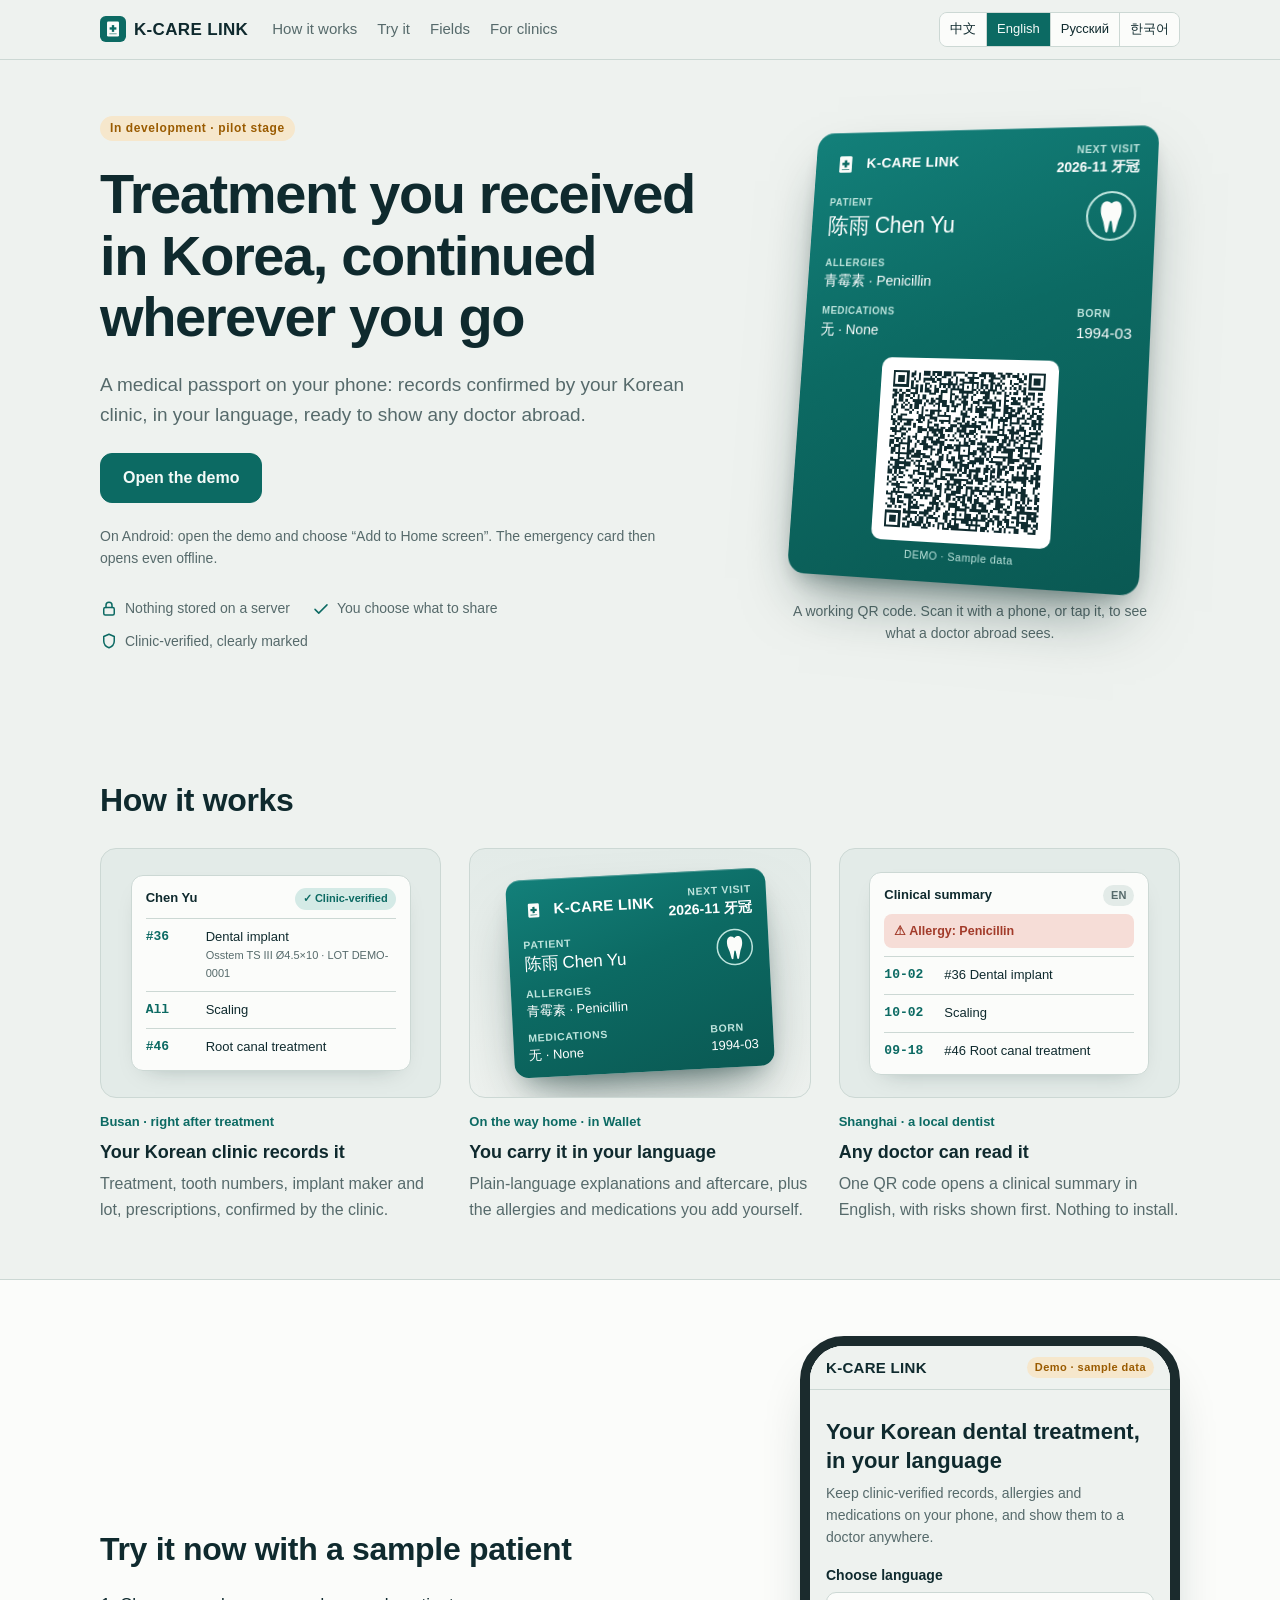
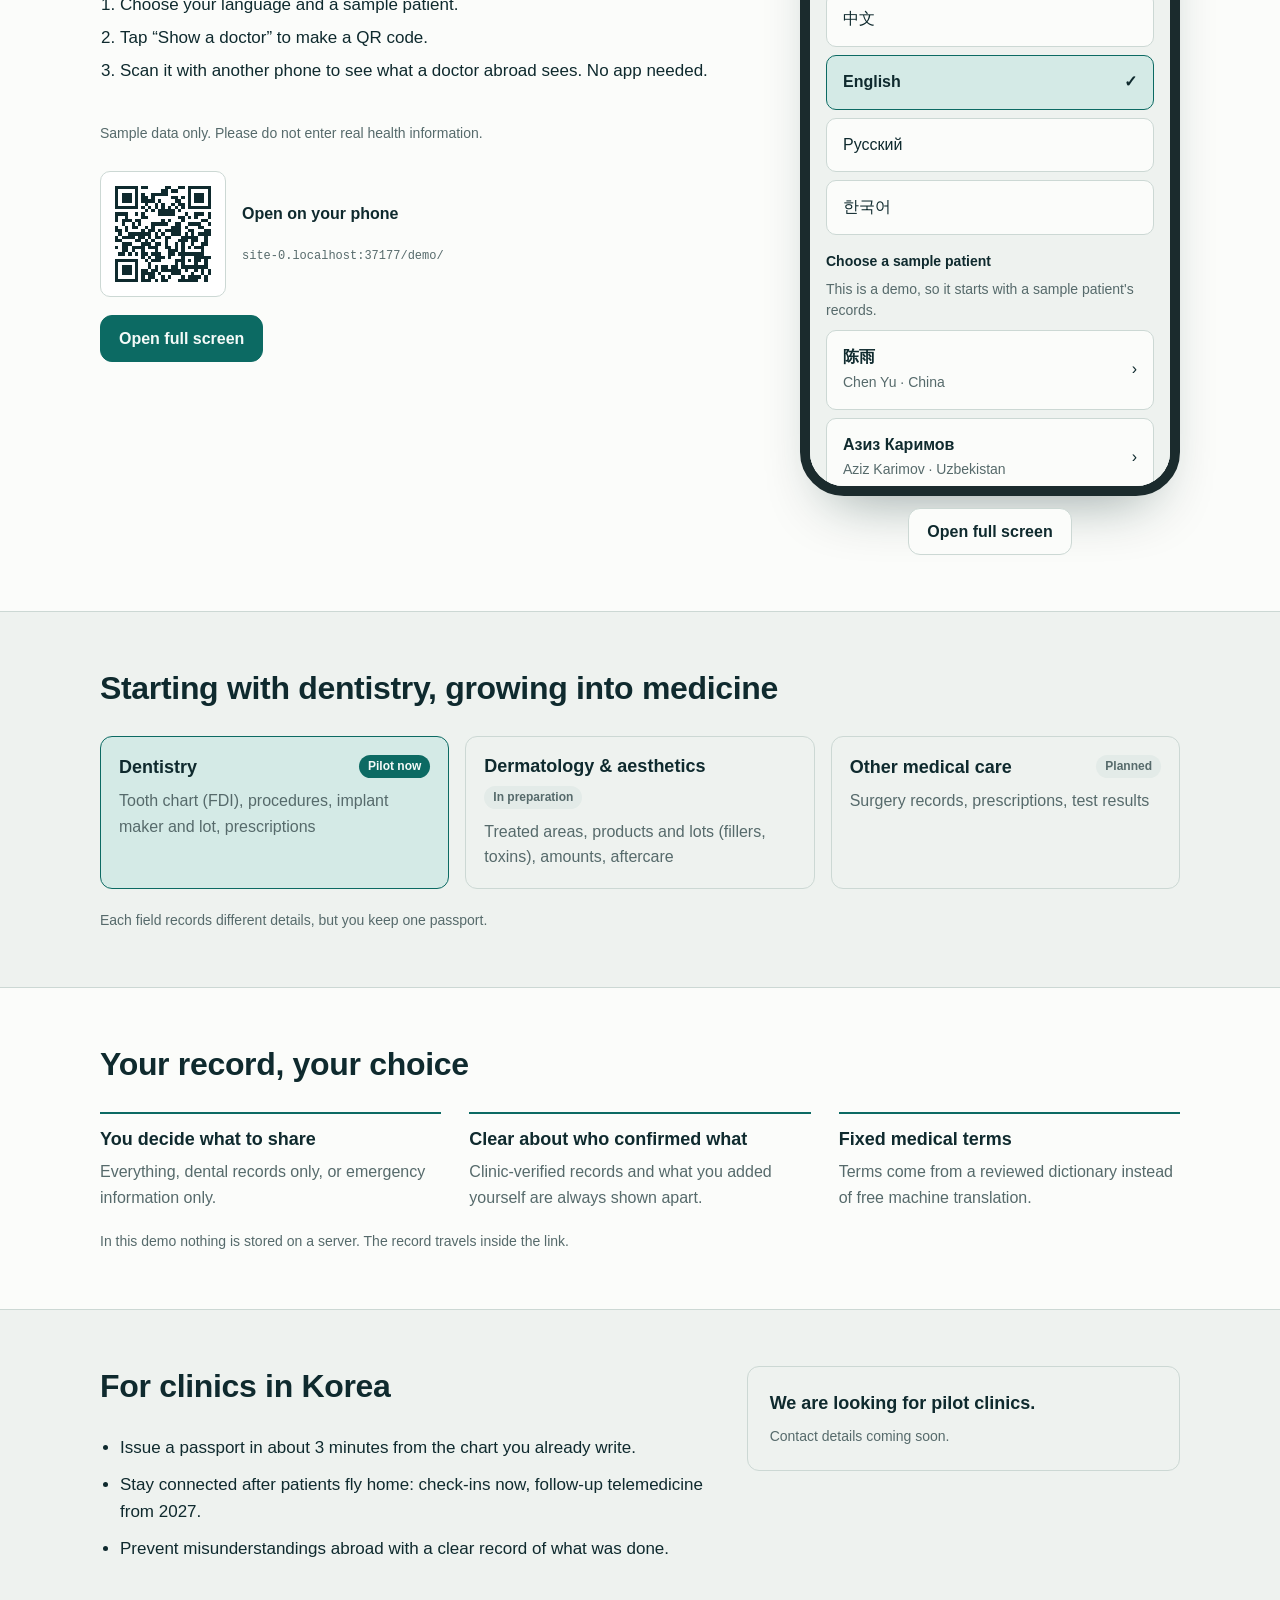
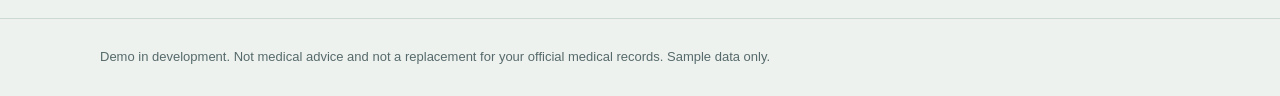
<file: index.html>
<!doctype html>
<html lang="en">
<head>
<meta charset="utf-8">
<meta name="viewport" content="width=device-width, initial-scale=1, viewport-fit=cover">
<meta name="robots" content="noindex">
<meta name="referrer" content="no-referrer">
<meta name="theme-color" content="#0C6A63">
<meta http-equiv="Content-Security-Policy" content="default-src 'self'; script-src 'self'; style-src 'self'; img-src 'self' data: blob:; frame-src 'self'; connect-src 'self'; base-uri 'none'; form-action 'none'">
<title>K-CARE LINK</title>
<meta name="description" content="A medical passport for patients treated in Korea: clinic-confirmed records in your language, in Apple Wallet, ready to show any doctor abroad.">
<meta property="og:type" content="website">
<meta property="og:title" content="K-CARE LINK">
<meta property="og:description" content="Treatment you received in Korea, continued wherever you go. A medical passport in your Wallet that any doctor abroad can read.">
<meta property="og:image" content="https://dongwook9805.github.io/care-passport-demo/home/og.png">
<meta property="og:image:width" content="1200">
<meta property="og:image:height" content="630">
<meta name="twitter:card" content="summary_large_image">
<link rel="icon" href="demo/icons/icon-192.png" type="image/png">
<link rel="apple-touch-icon" href="demo/icons/icon-192.png">
<link rel="stylesheet" href="home/home.css">
<script src="home/redirect.js"></script>
</head>
<body>
<header class="nav">
  <div class="wrap nav-in">
    <a class="brand" href="#top"><svg class="brand-mark" viewBox="0 0 100 100" aria-hidden="true"><rect width="100" height="100" rx="22" fill="#0C6A63"/><rect x="27" y="21" width="46" height="58" rx="5" fill="#FBFCFA"/><rect x="45.5" y="35" width="9" height="26" fill="#0C6A63"/><rect x="37" y="43.5" width="26" height="9" fill="#0C6A63"/><rect x="36" y="67.5" width="28" height="2.4" fill="#0C6A63"/></svg><span data-name>K-CARE LINK</span></a>
    <nav class="links" aria-label="Sections">
      <a href="#how" data-t="nav_how">How it works</a>
      <a href="#try" data-t="nav_try">Try it</a>
      <a href="#fields" data-t="nav_fields">Fields</a>
      <a href="#clinics" data-t="nav_clinics">For clinics</a>
    </nav>
    <div class="langs" id="langs" role="group" aria-label="Language"></div>
  </div>
</header>

<main id="top">
  <section class="hero">
    <div class="wrap hero-in">
      <div class="hero-text">
        <p class="stage" data-t="stage">In development · pilot stage</p>
        <h1 data-t="h1">Treatment you received in Korea, continued wherever you go</h1>
        <p class="lede" data-t="sub"></p>
        <div class="ctas">
          <a class="btn wallet" id="wallet-home" href="demo/wallet/chen.pkpass" type="application/vnd.apple.pkpass" hidden><svg viewBox="0 0 24 24" aria-hidden="true"><rect x="3" y="5" width="18" height="14" rx="3" fill="none" stroke="currentColor" stroke-width="1.8"/><path d="M3 10h18" stroke="currentColor" stroke-width="1.8"/></svg><span data-t="wallet_btn">Add a sample card to Apple Wallet</span></a>
          <a class="btn primary" href="demo/" data-t="cta_demo">Open the demo</a>
        </div>
        <p class="note" id="wallet-hint" data-t="wallet_hint" hidden></p>
        <p class="note" id="android-hint" data-t="android_hint" hidden></p>
        <ul class="badges">
          <li><svg viewBox="0 0 24 24" aria-hidden="true"><rect x="5" y="10" width="14" height="10" rx="2"/><path d="M8 10V7a4 4 0 0 1 8 0v3"/></svg><span data-t="b1"></span></li>
          <li><svg viewBox="0 0 24 24" aria-hidden="true"><path d="M4 12.5l5 5L20 6.5"/></svg><span data-t="b2"></span></li>
          <li><svg viewBox="0 0 24 24" aria-hidden="true"><path d="M12 3l7 3v6c0 4.5-3 7.5-7 9-4-1.5-7-4.5-7-9V6z"/></svg><span data-t="b3"></span></li>
        </ul>
      </div>
      <figure class="pass-stage">
        <div class="pass" id="pass"></div>
        <figcaption class="note" data-t="card_cap"></figcaption>
      </figure>
    </div>
  </section>

  <section class="band" id="how">
    <div class="wrap">
      <h2 class="h2" data-t="how_h">How it works</h2>
      <ol class="scenes">
        <li><div class="shot" id="shot1" aria-hidden="true"></div><span class="place" data-t="place1"></span><h3 data-t="s1_t"></h3><p data-t="s1_d"></p></li>
        <li><div class="shot shot-pass" id="shot2" aria-hidden="true"></div><span class="place" data-t="place2"></span><h3 data-t="s2_t"></h3><p data-t="s2_d"></p></li>
        <li><div class="shot" id="shot3" aria-hidden="true"></div><span class="place" data-t="place3"></span><h3 data-t="s3_t"></h3><p data-t="s3_d"></p></li>
      </ol>
    </div>
  </section>

  <section class="band alt" id="try">
    <div class="wrap try-in">
      <div class="try-text">
        <h2 class="h2" data-t="try_h">Try it now with a sample patient</h2>
        <ol class="try-steps">
          <li data-t="try_1"></li>
          <li data-t="try_2"></li>
          <li data-t="try_3"></li>
        </ol>
        <p class="note" data-t="try_note"></p>
        <div class="phone-qr" id="phone-qr">
          <div class="qr" id="qr" aria-hidden="true"></div>
          <div>
            <b data-t="open_phone">Open on your phone</b>
            <p class="note mono" id="demo-url"></p>
          </div>
        </div>
        <a class="btn primary mobile-only" href="demo/" data-t="open_full">Open full screen</a>
      </div>
      <div class="device">
        <div class="phone">
          <iframe id="demo-frame" title="Demo" allow="clipboard-write; web-share"></iframe>
        </div>
        <a class="btn" id="open-full" href="demo/" data-t="open_full">Open full screen</a>
      </div>
    </div>
  </section>

  <section class="band" id="fields">
    <div class="wrap">
      <h2 class="h2" data-t="fields_h">Starting with dentistry, growing into medicine</h2>
      <div class="fields">
        <article class="field now"><div class="fh"><h3 data-t="f_dental"></h3><span class="pill now" data-t="f_dental_s"></span></div><p data-t="f_dental_d"></p></article>
        <article class="field"><div class="fh"><h3 data-t="f_aes"></h3><span class="pill" data-t="f_aes_s"></span></div><p data-t="f_aes_d"></p></article>
        <article class="field"><div class="fh"><h3 data-t="f_med"></h3><span class="pill" data-t="f_med_s"></span></div><p data-t="f_med_d"></p></article>
      </div>
      <p class="note" data-t="fields_note"></p>
    </div>
  </section>

  <section class="band alt" id="data">
    <div class="wrap">
      <h2 class="h2" data-t="data_h">Your record, your choice</h2>
      <ul class="principles">
        <li><h3 data-t="d1_t"></h3><p data-t="d1_d"></p></li>
        <li><h3 data-t="d2_t"></h3><p data-t="d2_d"></p></li>
        <li><h3 data-t="d3_t"></h3><p data-t="d3_d"></p></li>
      </ul>
      <p class="note" data-t="d_demo"></p>
    </div>
  </section>

  <section class="band" id="clinics">
    <div class="wrap two">
      <div>
        <h2 class="h2" data-t="clinics_h">For clinics in Korea</h2>
        <ul class="checks">
          <li data-t="c1"></li>
          <li data-t="c2"></li>
          <li data-t="c3"></li>
        </ul>
      </div>
      <div class="cta">
        <p class="cta-t" data-t="clinics_cta"></p>
        <p class="note" id="contact"></p>
      </div>
    </div>
  </section>

</main>

<footer class="foot">
  <div class="wrap"><p data-t="foot"></p></div>
</footer>

<script src="demo/js/vendor/qrcode.js"></script>
<script type="module" src="home/home.js"></script>
</body>
</html>
</file>
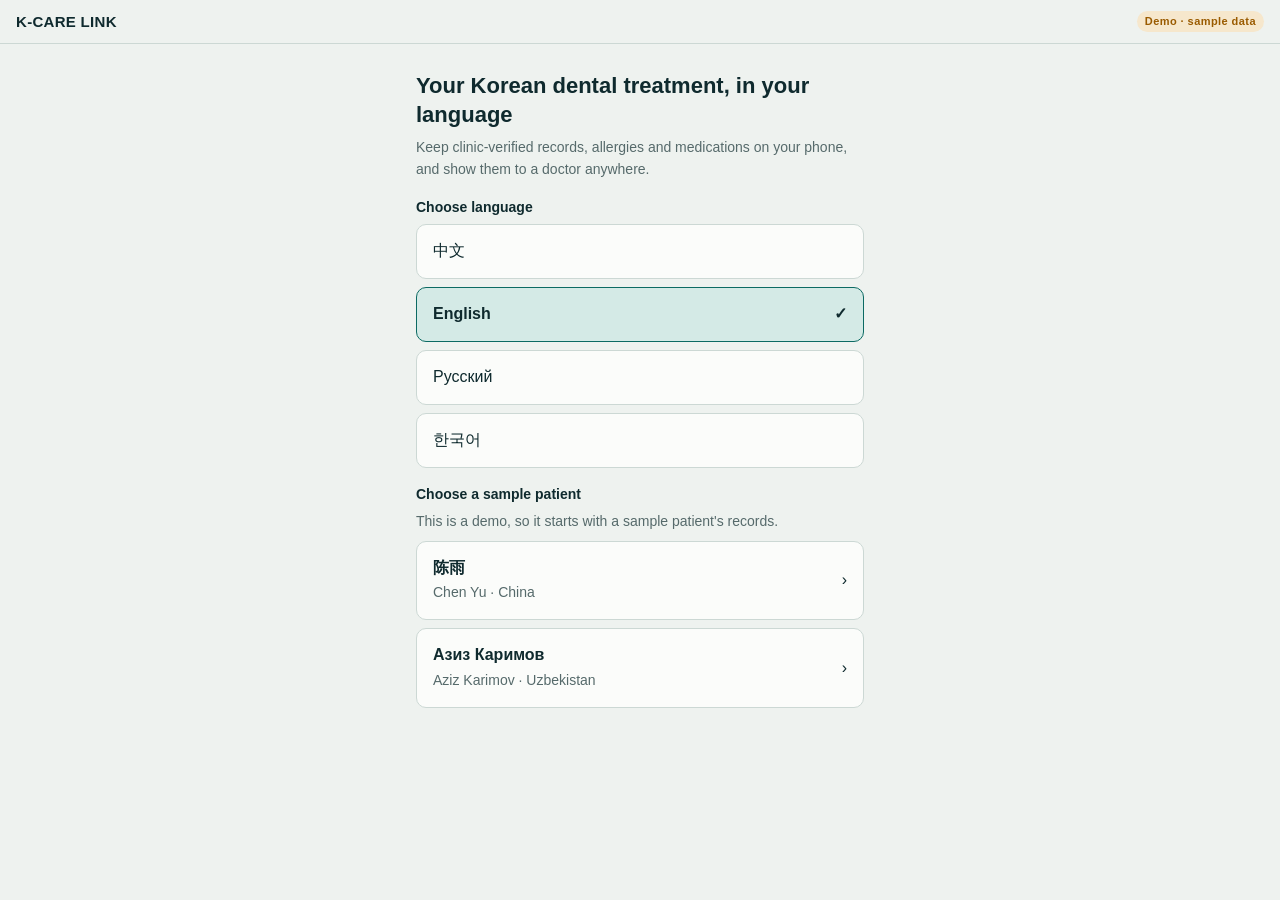
<file: demo/index.html>
<!doctype html>
<html lang="en">
<head>
<meta charset="utf-8">
<meta name="viewport" content="width=device-width, initial-scale=1, viewport-fit=cover">
<meta name="robots" content="noindex">
<meta name="referrer" content="no-referrer">
<meta name="theme-color" content="#0C6A63">
<meta http-equiv="Content-Security-Policy" content="default-src 'self'; script-src 'self'; style-src 'self'; img-src 'self' data: blob:; connect-src 'self'; base-uri 'none'; form-action 'none'">
<title>K-CARE LINK</title>
<link rel="manifest" href="manifest.webmanifest">
<link rel="icon" href="icons/icon-192.png" type="image/png">
<link rel="apple-touch-icon" href="icons/icon-192.png">
<link rel="stylesheet" href="css/app.css">
</head>
<body>
<header class="top">
  <span class="brand" id="brand">K-CARE LINK</span>
  <span class="demo" id="demo">Demo · sample data</span>
</header>
<main id="app" class="app" aria-live="polite"></main>
<div class="toast" id="toast" role="status" hidden></div>
<noscript><p class="app">This demo needs JavaScript.</p></noscript>
<script src="js/vendor/qrcode.js"></script>
<script type="module" src="js/app.js"></script>
</body>
</html>
</file>
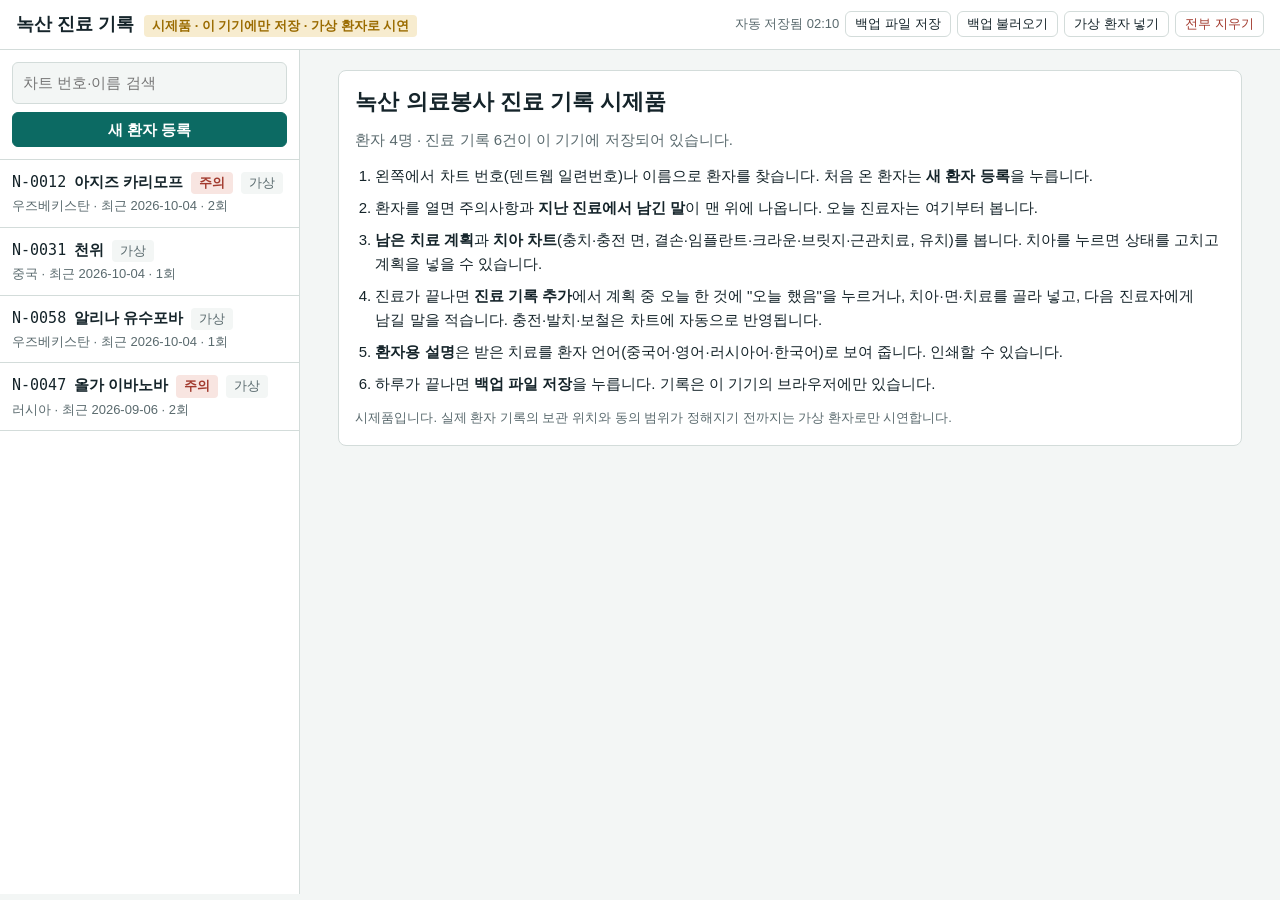
<file: noksan/index.html>
<!doctype html>
<html lang="ko">
<head>
<meta charset="utf-8">
<meta name="viewport" content="width=device-width, initial-scale=1">
<meta name="robots" content="noindex">
<title>녹산 진료 기록</title>
<style>
/* Layout: patient list on the left, one patient's chart on the right; stacks on narrow screens.
   System fonts only so it works offline on old clinic PCs. */
:root {
  --bg: #F3F6F5; --surface: #FFFFFF; --fg: #15242A; --muted: #5A6A6E; --line: #D3DCDA;
  --accent: #0C6A63; --accent-soft: #E0EFEB; --on-accent: #FFFFFF;
  --danger: #A23A2E; --danger-soft: #F8E5E1; --warn: #9A6B00; --warn-soft: #F7ECCF;
  --fill: #2F6FB0; --fill-soft: #E2ECF7;
  --sans: 'Apple SD Gothic Neo', 'Malgun Gothic', 'Noto Sans KR', 'Segoe UI', sans-serif;
  --mono: ui-monospace, Menlo, Consolas, monospace;
}
@media (prefers-color-scheme: dark) {
  :root {
    --bg: #0F181B; --surface: #172428; --fg: #E4EDEB; --muted: #9AAEAD; --line: #2C3E43;
    --accent: #5CC4B6; --accent-soft: #163631; --on-accent: #0F181B;
    --danger: #F0A396; --danger-soft: #3C2220; --warn: #E5C46B; --warn-soft: #393013;
    --fill: #86B6E8; --fill-soft: #1B2C3F;
    color-scheme: dark;
  }
}
* { box-sizing: border-box; }
html, body { margin: 0; }
body { background: var(--bg); color: var(--fg); font-family: var(--sans); font-size: 15px; line-height: 1.6; word-break: keep-all; overflow-wrap: anywhere; }
h1, h2, h3, p { margin: 0; }
h2 { font-size: 22px; line-height: 1.35; }
h3 { font-size: 15px; font-weight: 700; }
button, input, select, textarea { font: inherit; color: inherit; }
button { cursor: pointer; }
:focus-visible { outline: 2px solid var(--accent); outline-offset: 2px; }
.mono { font-family: var(--mono); }
.muted { color: var(--muted); }
.small { font-size: 13px; }

.top { display: flex; flex-wrap: wrap; gap: 8px 16px; align-items: center; justify-content: space-between; padding: 10px 16px; background: var(--surface); border-bottom: 1px solid var(--line); }
.brand { display: flex; flex-wrap: wrap; gap: 4px 10px; align-items: baseline; }
.brand h1 { font-size: 18px; }
.tools { display: flex; flex-wrap: wrap; gap: 6px; align-items: center; }
.status { font-size: 13px; color: var(--muted); }
.status.bad { color: var(--danger); font-weight: 600; }

.btn { border: 1px solid var(--line); background: var(--surface); border-radius: 6px; padding: 6px 12px; line-height: 1.4; }
.btn:hover { border-color: var(--accent); }
.btn.primary { background: var(--accent); border-color: var(--accent); color: var(--on-accent); font-weight: 600; }
.btn.danger { color: var(--danger); }
.btn.sm { padding: 3px 9px; font-size: 13px; }
.btn:disabled, a.btn[aria-disabled="true"] { opacity: .5; pointer-events: none; }
a.btn { text-decoration: none; color: inherit; display: inline-block; }
.linkbtn { border: 0; background: none; padding: 0; color: var(--accent); text-decoration: underline; }

.layout { display: grid; grid-template-columns: 300px minmax(0, 1fr); min-height: calc(100vh - 56px); }
aside { border-right: 1px solid var(--line); background: var(--surface); display: flex; flex-direction: column; min-width: 0; }
.side-head { padding: 12px; display: grid; gap: 8px; border-bottom: 1px solid var(--line); }
.side-head input { width: 100%; padding: 8px 10px; border: 1px solid var(--line); border-radius: 6px; background: var(--bg); }
.plist { list-style: none; margin: 0; padding: 0; overflow-y: auto; }
.plist button { width: 100%; text-align: left; border: 0; border-bottom: 1px solid var(--line); background: none; padding: 10px 12px; display: grid; gap: 2px; }
.plist button:hover { background: var(--bg); }
.plist button[aria-current="true"] { background: var(--accent-soft); }
.pl-top { display: flex; gap: 8px; align-items: baseline; flex-wrap: wrap; }
.pl-name { font-weight: 600; }
.empty-list { padding: 16px 12px; color: var(--muted); }

main { padding: 20px max(16px, 3vw) 48px; min-width: 0; display: grid; gap: 20px; align-content: start; }
.card { background: var(--surface); border: 1px solid var(--line); border-radius: 8px; padding: 16px; display: grid; gap: 12px; min-width: 0; }
.chip { display: inline-block; border-radius: 4px; padding: 0 8px; font-size: 13px; font-weight: 600; line-height: 1.7; background: var(--accent-soft); color: var(--accent); white-space: nowrap; }
.chip.danger { background: var(--danger-soft); color: var(--danger); }
.chip.warn { background: var(--warn-soft); color: var(--warn); }
.chip.plain { background: var(--bg); color: var(--muted); font-weight: 500; }
.chips { display: flex; flex-wrap: wrap; gap: 6px; }

.confirm { display: flex; flex-wrap: wrap; gap: 8px 12px; align-items: center; padding: 12px 14px; border-radius: 8px; background: var(--danger-soft); color: var(--danger); font-weight: 600; }
.flash { padding: 10px 14px; border-radius: 8px; background: var(--accent-soft); color: var(--accent); font-weight: 600; }
.flash.bad { background: var(--danger-soft); color: var(--danger); }

.phead { display: flex; flex-wrap: wrap; gap: 12px; justify-content: space-between; align-items: flex-start; }
.phead .who { display: grid; gap: 2px; min-width: 0; }
.actions { display: flex; flex-wrap: wrap; gap: 6px; }
.alerts { border-radius: 8px; padding: 12px 14px; display: grid; gap: 6px; }
.alerts.has { background: var(--danger-soft); }
.alerts.none { background: var(--accent-soft); }
.alerts.unknown { background: var(--warn-soft); }
.alerts .label { font-size: 13px; font-weight: 700; }
.handoff { border-left: 4px solid var(--accent); background: var(--surface); padding: 12px 14px; border-radius: 0 8px 8px 0; display: grid; gap: 4px; }
.two { display: grid; grid-template-columns: minmax(0, 1.2fr) minmax(0, 1fr); gap: 16px; }

.teeth { display: grid; gap: 6px; overflow-x: auto; padding-bottom: 4px; }
.trow { display: flex; gap: 3px; align-items: stretch; }
.trow .mid { width: 10px; border-left: 2px solid var(--line); margin-left: 6px; }
/* 치아 한 칸: 번호 / 5면 그림 / 상태 기호 */
.tc { width: 44px; flex: 0 0 auto; border: 1px solid var(--line); border-radius: 6px; background: var(--surface); padding: 3px 2px 2px; display: grid; justify-items: center; gap: 1px; }
.tc .tnum { font-family: var(--mono); font-size: 12px; line-height: 1.2; }
.tc svg { width: 32px; height: 32px; display: block; }
.tc .tbadge { font-family: var(--mono); font-size: 11px; font-weight: 700; color: var(--accent); line-height: 1.2; min-height: 13px; }
.tc.has .tnum { text-decoration: underline; font-weight: 700; }
.tc.plan { border: 2px dashed var(--warn); }
.tc.sel { background: var(--accent-soft); border: 2px solid var(--accent); }
.tc.focus { outline: 3px solid var(--fg); outline-offset: 1px; }
.sf { fill: var(--surface); stroke: var(--muted); stroke-width: 1; }
.sf.caries { fill: var(--danger); }
.sf.filling { fill: var(--fill); }
.sf.temp { fill: var(--warn); }
svg .crown { fill: none; stroke: var(--fg); stroke-width: 2; }
svg .x { stroke: var(--fg); stroke-width: 3; }
.legend { display: flex; flex-wrap: wrap; gap: 4px 14px; }
.lg { display: inline-block; width: 12px; height: 12px; border-radius: 2px; margin-right: 4px; vertical-align: -1px; }
.lg.caries { background: var(--danger); } .lg.filling { background: var(--fill); } .lg.temp { background: var(--warn); } .lg.plan { border: 2px dashed var(--warn); }
.surfs { display: flex; flex-wrap: wrap; gap: 6px; }
.surfbtn { border: 1px solid var(--line); border-radius: 6px; background: var(--surface); padding: 4px 10px; }
.surfbtn.caries { background: var(--danger-soft); color: var(--danger); border-color: var(--danger); font-weight: 600; }
.surfbtn.filling { background: var(--fill-soft); color: var(--fill); border-color: var(--fill); font-weight: 600; }
.surfbtn.temp { background: var(--warn-soft); color: var(--warn); border-color: var(--warn); font-weight: 600; }
.orient { display: flex; justify-content: space-between; font-size: 12px; color: var(--muted); max-width: 790px; }

.visits { display: grid; gap: 12px; }
.visit { display: grid; gap: 8px; }
.visit-head { display: flex; flex-wrap: wrap; gap: 4px 12px; justify-content: space-between; align-items: baseline; }
.vdate { font-family: var(--mono); font-weight: 700; font-size: 16px; }
.kv { display: grid; grid-template-columns: 96px minmax(0, 1fr); gap: 4px 12px; }
.kv dt { color: var(--muted); font-size: 13px; padding-top: 1px; }
.kv dd { margin: 0; white-space: pre-wrap; }

.form { display: grid; gap: 14px; }
.row { display: grid; grid-template-columns: repeat(auto-fit, minmax(170px, 1fr)); gap: 12px; }
.field { display: grid; gap: 4px; min-width: 0; }
.field label, .field .lbl { font-size: 13px; font-weight: 600; color: var(--muted); }
.field input, .field select, .field textarea { width: 100%; padding: 8px 10px; border: 1px solid var(--line); border-radius: 6px; background: var(--surface); }
.field textarea { min-height: 70px; resize: vertical; }
.req { color: var(--danger); }
.toggle { border: 1px solid var(--line); background: var(--surface); border-radius: 999px; padding: 3px 11px; font-size: 14px; }
.toggle[aria-pressed="true"] { background: var(--accent); border-color: var(--accent); color: var(--on-accent); font-weight: 600; }
.toggle.risk[aria-pressed="true"] { background: var(--danger); border-color: var(--danger); }
.items { display: grid; gap: 6px; }
.item { display: flex; flex-wrap: wrap; gap: 6px 10px; align-items: center; padding: 8px 10px; border: 1px solid var(--line); border-radius: 6px; }
.item .grow { flex: 1 1 160px; min-width: 0; }
.adder { display: grid; gap: 10px; padding: 12px; border: 1px dashed var(--line); border-radius: 8px; }

.guide { display: grid; gap: 8px; padding-left: 20px; margin: 0; }

.explain { max-width: 640px; background: #FFFFFF; color: #15242A; border: 1px solid var(--line); border-radius: 8px; padding: 24px; display: grid; gap: 16px; }
.explain .muted { color: #5A6A6E; }
.explain h2 { font-size: 24px; }
.ex-item { display: grid; gap: 2px; padding: 10px 0; border-top: 1px solid #D3DCDA; }
.ex-item .ko { font-size: 13px; color: #5A6A6E; }
.ex-box { background: #F8E5E1; color: #6E241B; border-radius: 6px; padding: 10px 12px; }
.ex-raw { background: #F3F6F5; border-radius: 6px; padding: 10px 12px; white-space: pre-wrap; }
.ex-foot { font-size: 12px; color: #5A6A6E; }

@media (max-width: 760px) {
  .layout { grid-template-columns: minmax(0, 1fr); }
  aside { border-right: 0; border-bottom: 1px solid var(--line); }
  .plist { max-height: 40vh; }
  .two { grid-template-columns: minmax(0, 1fr); }
}
@media print {
  .top, aside, .no-print { display: none !important; }
  .layout { display: block; }
  main { padding: 0; }
  body { background: #FFFFFF; }
  .explain { border: 0; max-width: none; }
}
</style>
</head>
<body>

<header class="top">
  <div class="brand">
    <h1>녹산 진료 기록</h1>
    <span class="chip warn">시제품 · 이 기기에만 저장 · 가상 환자로 시연</span>
  </div>
  <div class="tools">
    <span id="status" class="status"></span>
    <button class="btn sm" data-act="export">백업 파일 저장</button>
    <button class="btn sm" data-act="import">백업 불러오기</button>
    <button class="btn sm" data-act="add-samples">가상 환자 넣기</button>
    <button class="btn sm danger" data-act="ask-wipe">전부 지우기</button>
    <input id="importFile" type="file" accept="application/json,.json" hidden>
  </div>
</header>

<div class="layout">
  <aside>
    <div class="side-head">
      <input id="q" type="search" placeholder="차트 번호·이름 검색" autocomplete="off">
      <button class="btn primary" data-act="new-patient">새 환자 등록</button>
    </div>
    <ul id="plist" class="plist"></ul>
  </aside>
  <main id="main"></main>
</div>

<!-- QR 라이브러리: prototype/web/demo/js/vendor/qrcode.js 를 그대로 넣음 (Kazuhiko Arase, MIT). 인터넷 없이 QR을 그리기 위해 -->
<script>
//---------------------------------------------------------------------
//
// QR Code Generator for JavaScript
//
// Copyright (c) 2009 Kazuhiko Arase
//
// URL: http://www.d-project.com/
//
// Licensed under the MIT license:
//  http://www.opensource.org/licenses/mit-license.php
//
// The word 'QR Code' is registered trademark of
// DENSO WAVE INCORPORATED
//  http://www.denso-wave.com/qrcode/faqpatent-e.html
//
//---------------------------------------------------------------------

var qrcode = function() {

  //---------------------------------------------------------------------
  // qrcode
  //---------------------------------------------------------------------

  /**
   * qrcode
   * @param typeNumber 1 to 40
   * @param errorCorrectionLevel 'L','M','Q','H'
   */
  var qrcode = function(typeNumber, errorCorrectionLevel) {

    var PAD0 = 0xEC;
    var PAD1 = 0x11;

    var _typeNumber = typeNumber;
    var _errorCorrectionLevel = QRErrorCorrectionLevel[errorCorrectionLevel];
    var _modules = null;
    var _moduleCount = 0;
    var _dataCache = null;
    var _dataList = [];

    var _this = {};

    var makeImpl = function(test, maskPattern) {

      _moduleCount = _typeNumber * 4 + 17;
      _modules = function(moduleCount) {
        var modules = new Array(moduleCount);
        for (var row = 0; row < moduleCount; row += 1) {
          modules[row] = new Array(moduleCount);
          for (var col = 0; col < moduleCount; col += 1) {
            modules[row][col] = null;
          }
        }
        return modules;
      }(_moduleCount);

      setupPositionProbePattern(0, 0);
      setupPositionProbePattern(_moduleCount - 7, 0);
      setupPositionProbePattern(0, _moduleCount - 7);
      setupPositionAdjustPattern();
      setupTimingPattern();
      setupTypeInfo(test, maskPattern);

      if (_typeNumber >= 7) {
        setupTypeNumber(test);
      }

      if (_dataCache == null) {
        _dataCache = createData(_typeNumber, _errorCorrectionLevel, _dataList);
      }

      mapData(_dataCache, maskPattern);
    };

    var setupPositionProbePattern = function(row, col) {

      for (var r = -1; r <= 7; r += 1) {

        if (row + r <= -1 || _moduleCount <= row + r) continue;

        for (var c = -1; c <= 7; c += 1) {

          if (col + c <= -1 || _moduleCount <= col + c) continue;

          if ( (0 <= r && r <= 6 && (c == 0 || c == 6) )
              || (0 <= c && c <= 6 && (r == 0 || r == 6) )
              || (2 <= r && r <= 4 && 2 <= c && c <= 4) ) {
            _modules[row + r][col + c] = true;
          } else {
            _modules[row + r][col + c] = false;
          }
        }
      }
    };

    var getBestMaskPattern = function() {

      var minLostPoint = 0;
      var pattern = 0;

      for (var i = 0; i < 8; i += 1) {

        makeImpl(true, i);

        var lostPoint = QRUtil.getLostPoint(_this);

        if (i == 0 || minLostPoint > lostPoint) {
          minLostPoint = lostPoint;
          pattern = i;
        }
      }

      return pattern;
    };

    var setupTimingPattern = function() {

      for (var r = 8; r < _moduleCount - 8; r += 1) {
        if (_modules[r][6] != null) {
          continue;
        }
        _modules[r][6] = (r % 2 == 0);
      }

      for (var c = 8; c < _moduleCount - 8; c += 1) {
        if (_modules[6][c] != null) {
          continue;
        }
        _modules[6][c] = (c % 2 == 0);
      }
    };

    var setupPositionAdjustPattern = function() {

      var pos = QRUtil.getPatternPosition(_typeNumber);

      for (var i = 0; i < pos.length; i += 1) {

        for (var j = 0; j < pos.length; j += 1) {

          var row = pos[i];
          var col = pos[j];

          if (_modules[row][col] != null) {
            continue;
          }

          for (var r = -2; r <= 2; r += 1) {

            for (var c = -2; c <= 2; c += 1) {

              if (r == -2 || r == 2 || c == -2 || c == 2
                  || (r == 0 && c == 0) ) {
                _modules[row + r][col + c] = true;
              } else {
                _modules[row + r][col + c] = false;
              }
            }
          }
        }
      }
    };

    var setupTypeNumber = function(test) {

      var bits = QRUtil.getBCHTypeNumber(_typeNumber);

      for (var i = 0; i < 18; i += 1) {
        var mod = (!test && ( (bits >> i) & 1) == 1);
        _modules[Math.floor(i / 3)][i % 3 + _moduleCount - 8 - 3] = mod;
      }

      for (var i = 0; i < 18; i += 1) {
        var mod = (!test && ( (bits >> i) & 1) == 1);
        _modules[i % 3 + _moduleCount - 8 - 3][Math.floor(i / 3)] = mod;
      }
    };

    var setupTypeInfo = function(test, maskPattern) {

      var data = (_errorCorrectionLevel << 3) | maskPattern;
      var bits = QRUtil.getBCHTypeInfo(data);

      // vertical
      for (var i = 0; i < 15; i += 1) {

        var mod = (!test && ( (bits >> i) & 1) == 1);

        if (i < 6) {
          _modules[i][8] = mod;
        } else if (i < 8) {
          _modules[i + 1][8] = mod;
        } else {
          _modules[_moduleCount - 15 + i][8] = mod;
        }
      }

      // horizontal
      for (var i = 0; i < 15; i += 1) {

        var mod = (!test && ( (bits >> i) & 1) == 1);

        if (i < 8) {
          _modules[8][_moduleCount - i - 1] = mod;
        } else if (i < 9) {
          _modules[8][15 - i - 1 + 1] = mod;
        } else {
          _modules[8][15 - i - 1] = mod;
        }
      }

      // fixed module
      _modules[_moduleCount - 8][8] = (!test);
    };

    var mapData = function(data, maskPattern) {

      var inc = -1;
      var row = _moduleCount - 1;
      var bitIndex = 7;
      var byteIndex = 0;
      var maskFunc = QRUtil.getMaskFunction(maskPattern);

      for (var col = _moduleCount - 1; col > 0; col -= 2) {

        if (col == 6) col -= 1;

        while (true) {

          for (var c = 0; c < 2; c += 1) {

            if (_modules[row][col - c] == null) {

              var dark = false;

              if (byteIndex < data.length) {
                dark = ( ( (data[byteIndex] >>> bitIndex) & 1) == 1);
              }

              var mask = maskFunc(row, col - c);

              if (mask) {
                dark = !dark;
              }

              _modules[row][col - c] = dark;
              bitIndex -= 1;

              if (bitIndex == -1) {
                byteIndex += 1;
                bitIndex = 7;
              }
            }
          }

          row += inc;

          if (row < 0 || _moduleCount <= row) {
            row -= inc;
            inc = -inc;
            break;
          }
        }
      }
    };

    var createBytes = function(buffer, rsBlocks) {

      var offset = 0;

      var maxDcCount = 0;
      var maxEcCount = 0;

      var dcdata = new Array(rsBlocks.length);
      var ecdata = new Array(rsBlocks.length);

      for (var r = 0; r < rsBlocks.length; r += 1) {

        var dcCount = rsBlocks[r].dataCount;
        var ecCount = rsBlocks[r].totalCount - dcCount;

        maxDcCount = Math.max(maxDcCount, dcCount);
        maxEcCount = Math.max(maxEcCount, ecCount);

        dcdata[r] = new Array(dcCount);

        for (var i = 0; i < dcdata[r].length; i += 1) {
          dcdata[r][i] = 0xff & buffer.getBuffer()[i + offset];
        }
        offset += dcCount;

        var rsPoly = QRUtil.getErrorCorrectPolynomial(ecCount);
        var rawPoly = qrPolynomial(dcdata[r], rsPoly.getLength() - 1);

        var modPoly = rawPoly.mod(rsPoly);
        ecdata[r] = new Array(rsPoly.getLength() - 1);
        for (var i = 0; i < ecdata[r].length; i += 1) {
          var modIndex = i + modPoly.getLength() - ecdata[r].length;
          ecdata[r][i] = (modIndex >= 0)? modPoly.getAt(modIndex) : 0;
        }
      }

      var totalCodeCount = 0;
      for (var i = 0; i < rsBlocks.length; i += 1) {
        totalCodeCount += rsBlocks[i].totalCount;
      }

      var data = new Array(totalCodeCount);
      var index = 0;

      for (var i = 0; i < maxDcCount; i += 1) {
        for (var r = 0; r < rsBlocks.length; r += 1) {
          if (i < dcdata[r].length) {
            data[index] = dcdata[r][i];
            index += 1;
          }
        }
      }

      for (var i = 0; i < maxEcCount; i += 1) {
        for (var r = 0; r < rsBlocks.length; r += 1) {
          if (i < ecdata[r].length) {
            data[index] = ecdata[r][i];
            index += 1;
          }
        }
      }

      return data;
    };

    var createData = function(typeNumber, errorCorrectionLevel, dataList) {

      var rsBlocks = QRRSBlock.getRSBlocks(typeNumber, errorCorrectionLevel);

      var buffer = qrBitBuffer();

      for (var i = 0; i < dataList.length; i += 1) {
        var data = dataList[i];
        buffer.put(data.getMode(), 4);
        buffer.put(data.getLength(), QRUtil.getLengthInBits(data.getMode(), typeNumber) );
        data.write(buffer);
      }

      // calc num max data.
      var totalDataCount = 0;
      for (var i = 0; i < rsBlocks.length; i += 1) {
        totalDataCount += rsBlocks[i].dataCount;
      }

      if (buffer.getLengthInBits() > totalDataCount * 8) {
        throw 'code length overflow. ('
          + buffer.getLengthInBits()
          + '>'
          + totalDataCount * 8
          + ')';
      }

      // end code
      if (buffer.getLengthInBits() + 4 <= totalDataCount * 8) {
        buffer.put(0, 4);
      }

      // padding
      while (buffer.getLengthInBits() % 8 != 0) {
        buffer.putBit(false);
      }

      // padding
      while (true) {

        if (buffer.getLengthInBits() >= totalDataCount * 8) {
          break;
        }
        buffer.put(PAD0, 8);

        if (buffer.getLengthInBits() >= totalDataCount * 8) {
          break;
        }
        buffer.put(PAD1, 8);
      }

      return createBytes(buffer, rsBlocks);
    };

    _this.addData = function(data, mode) {

      mode = mode || 'Byte';

      var newData = null;

      switch(mode) {
      case 'Numeric' :
        newData = qrNumber(data);
        break;
      case 'Alphanumeric' :
        newData = qrAlphaNum(data);
        break;
      case 'Byte' :
        newData = qr8BitByte(data);
        break;
      case 'Kanji' :
        newData = qrKanji(data);
        break;
      default :
        throw 'mode:' + mode;
      }

      _dataList.push(newData);
      _dataCache = null;
    };

    _this.isDark = function(row, col) {
      if (row < 0 || _moduleCount <= row || col < 0 || _moduleCount <= col) {
        throw row + ',' + col;
      }
      return _modules[row][col];
    };

    _this.getModuleCount = function() {
      return _moduleCount;
    };

    _this.make = function() {
      if (_typeNumber < 1) {
        var typeNumber = 1;

        for (; typeNumber < 40; typeNumber++) {
          var rsBlocks = QRRSBlock.getRSBlocks(typeNumber, _errorCorrectionLevel);
          var buffer = qrBitBuffer();

          for (var i = 0; i < _dataList.length; i++) {
            var data = _dataList[i];
            buffer.put(data.getMode(), 4);
            buffer.put(data.getLength(), QRUtil.getLengthInBits(data.getMode(), typeNumber) );
            data.write(buffer);
          }

          var totalDataCount = 0;
          for (var i = 0; i < rsBlocks.length; i++) {
            totalDataCount += rsBlocks[i].dataCount;
          }

          if (buffer.getLengthInBits() <= totalDataCount * 8) {
            break;
          }
        }

        _typeNumber = typeNumber;
      }

      makeImpl(false, getBestMaskPattern() );
    };

    _this.createTableTag = function(cellSize, margin) {

      cellSize = cellSize || 2;
      margin = (typeof margin == 'undefined')? cellSize * 4 : margin;

      var qrHtml = '';

      qrHtml += '<table style="';
      qrHtml += ' border-width: 0px; border-style: none;';
      qrHtml += ' border-collapse: collapse;';
      qrHtml += ' padding: 0px; margin: ' + margin + 'px;';
      qrHtml += '">';
      qrHtml += '<tbody>';

      for (var r = 0; r < _this.getModuleCount(); r += 1) {

        qrHtml += '<tr>';

        for (var c = 0; c < _this.getModuleCount(); c += 1) {
          qrHtml += '<td style="';
          qrHtml += ' border-width: 0px; border-style: none;';
          qrHtml += ' border-collapse: collapse;';
          qrHtml += ' padding: 0px; margin: 0px;';
          qrHtml += ' width: ' + cellSize + 'px;';
          qrHtml += ' height: ' + cellSize + 'px;';
          qrHtml += ' background-color: ';
          qrHtml += _this.isDark(r, c)? '#000000' : '#ffffff';
          qrHtml += ';';
          qrHtml += '"/>';
        }

        qrHtml += '</tr>';
      }

      qrHtml += '</tbody>';
      qrHtml += '</table>';

      return qrHtml;
    };

    _this.createSvgTag = function(cellSize, margin, alt, title) {

      var opts = {};
      if (typeof arguments[0] == 'object') {
        // Called by options.
        opts = arguments[0];
        // overwrite cellSize and margin.
        cellSize = opts.cellSize;
        margin = opts.margin;
        alt = opts.alt;
        title = opts.title;
      }

      cellSize = cellSize || 2;
      margin = (typeof margin == 'undefined')? cellSize * 4 : margin;

      // Compose alt property surrogate
      alt = (typeof alt === 'string') ? {text: alt} : alt || {};
      alt.text = alt.text || null;
      alt.id = (alt.text) ? alt.id || 'qrcode-description' : null;

      // Compose title property surrogate
      title = (typeof title === 'string') ? {text: title} : title || {};
      title.text = title.text || null;
      title.id = (title.text) ? title.id || 'qrcode-title' : null;

      var size = _this.getModuleCount() * cellSize + margin * 2;
      var c, mc, r, mr, qrSvg='', rect;

      rect = 'l' + cellSize + ',0 0,' + cellSize +
        ' -' + cellSize + ',0 0,-' + cellSize + 'z ';

      qrSvg += '<svg version="1.1" xmlns="http://www.w3.org/2000/svg"';
      qrSvg += !opts.scalable ? ' width="' + size + 'px" height="' + size + 'px"' : '';
      qrSvg += ' viewBox="0 0 ' + size + ' ' + size + '" ';
      qrSvg += ' preserveAspectRatio="xMinYMin meet"';
      qrSvg += (title.text || alt.text) ? ' role="img" aria-labelledby="' +
          escapeXml([title.id, alt.id].join(' ').trim() ) + '"' : '';
      qrSvg += '>';
      qrSvg += (title.text) ? '<title id="' + escapeXml(title.id) + '">' +
          escapeXml(title.text) + '</title>' : '';
      qrSvg += (alt.text) ? '<description id="' + escapeXml(alt.id) + '">' +
          escapeXml(alt.text) + '</description>' : '';
      qrSvg += '<rect width="100%" height="100%" fill="white" cx="0" cy="0"/>';
      qrSvg += '<path d="';

      for (r = 0; r < _this.getModuleCount(); r += 1) {
        mr = r * cellSize + margin;
        for (c = 0; c < _this.getModuleCount(); c += 1) {
          if (_this.isDark(r, c) ) {
            mc = c*cellSize+margin;
            qrSvg += 'M' + mc + ',' + mr + rect;
          }
        }
      }

      qrSvg += '" stroke="transparent" fill="black"/>';
      qrSvg += '</svg>';

      return qrSvg;
    };

    _this.createDataURL = function(cellSize, margin) {

      cellSize = cellSize || 2;
      margin = (typeof margin == 'undefined')? cellSize * 4 : margin;

      var size = _this.getModuleCount() * cellSize + margin * 2;
      var min = margin;
      var max = size - margin;

      return createDataURL(size, size, function(x, y) {
        if (min <= x && x < max && min <= y && y < max) {
          var c = Math.floor( (x - min) / cellSize);
          var r = Math.floor( (y - min) / cellSize);
          return _this.isDark(r, c)? 0 : 1;
        } else {
          return 1;
        }
      } );
    };

    _this.createImgTag = function(cellSize, margin, alt) {

      cellSize = cellSize || 2;
      margin = (typeof margin == 'undefined')? cellSize * 4 : margin;

      var size = _this.getModuleCount() * cellSize + margin * 2;

      var img = '';
      img += '<img';
      img += '\u0020src="';
      img += _this.createDataURL(cellSize, margin);
      img += '"';
      img += '\u0020width="';
      img += size;
      img += '"';
      img += '\u0020height="';
      img += size;
      img += '"';
      if (alt) {
        img += '\u0020alt="';
        img += escapeXml(alt);
        img += '"';
      }
      img += '/>';

      return img;
    };

    var escapeXml = function(s) {
      var escaped = '';
      for (var i = 0; i < s.length; i += 1) {
        var c = s.charAt(i);
        switch(c) {
        case '<': escaped += '&lt;'; break;
        case '>': escaped += '&gt;'; break;
        case '&': escaped += '&amp;'; break;
        case '"': escaped += '&quot;'; break;
        default : escaped += c; break;
        }
      }
      return escaped;
    };

    var _createHalfASCII = function(margin) {
      var cellSize = 1;
      margin = (typeof margin == 'undefined')? cellSize * 2 : margin;

      var size = _this.getModuleCount() * cellSize + margin * 2;
      var min = margin;
      var max = size - margin;

      var y, x, r1, r2, p;

      var blocks = {
        '██': '█',
        '█ ': '▀',
        ' █': '▄',
        '  ': ' '
      };

      var blocksLastLineNoMargin = {
        '██': '▀',
        '█ ': '▀',
        ' █': ' ',
        '  ': ' '
      };

      var ascii = '';
      for (y = 0; y < size; y += 2) {
        r1 = Math.floor((y - min) / cellSize);
        r2 = Math.floor((y + 1 - min) / cellSize);
        for (x = 0; x < size; x += 1) {
          p = '█';

          if (min <= x && x < max && min <= y && y < max && _this.isDark(r1, Math.floor((x - min) / cellSize))) {
            p = ' ';
          }

          if (min <= x && x < max && min <= y+1 && y+1 < max && _this.isDark(r2, Math.floor((x - min) / cellSize))) {
            p += ' ';
          }
          else {
            p += '█';
          }

          // Output 2 characters per pixel, to create full square. 1 character per pixels gives only half width of square.
          ascii += (margin < 1 && y+1 >= max) ? blocksLastLineNoMargin[p] : blocks[p];
        }

        ascii += '\n';
      }

      if (size % 2 && margin > 0) {
        return ascii.substring(0, ascii.length - size - 1) + Array(size+1).join('▀');
      }

      return ascii.substring(0, ascii.length-1);
    };

    _this.createASCII = function(cellSize, margin) {
      cellSize = cellSize || 1;

      if (cellSize < 2) {
        return _createHalfASCII(margin);
      }

      cellSize -= 1;
      margin = (typeof margin == 'undefined')? cellSize * 2 : margin;

      var size = _this.getModuleCount() * cellSize + margin * 2;
      var min = margin;
      var max = size - margin;

      var y, x, r, p;

      var white = Array(cellSize+1).join('██');
      var black = Array(cellSize+1).join('  ');

      var ascii = '';
      var line = '';
      for (y = 0; y < size; y += 1) {
        r = Math.floor( (y - min) / cellSize);
        line = '';
        for (x = 0; x < size; x += 1) {
          p = 1;

          if (min <= x && x < max && min <= y && y < max && _this.isDark(r, Math.floor((x - min) / cellSize))) {
            p = 0;
          }

          // Output 2 characters per pixel, to create full square. 1 character per pixels gives only half width of square.
          line += p ? white : black;
        }

        for (r = 0; r < cellSize; r += 1) {
          ascii += line + '\n';
        }
      }

      return ascii.substring(0, ascii.length-1);
    };

    _this.renderTo2dContext = function(context, cellSize) {
      cellSize = cellSize || 2;
      var length = _this.getModuleCount();
      for (var row = 0; row < length; row++) {
        for (var col = 0; col < length; col++) {
          context.fillStyle = _this.isDark(row, col) ? 'black' : 'white';
          context.fillRect(row * cellSize, col * cellSize, cellSize, cellSize);
        }
      }
    }

    return _this;
  };

  //---------------------------------------------------------------------
  // qrcode.stringToBytes
  //---------------------------------------------------------------------

  qrcode.stringToBytesFuncs = {
    'default' : function(s) {
      var bytes = [];
      for (var i = 0; i < s.length; i += 1) {
        var c = s.charCodeAt(i);
        bytes.push(c & 0xff);
      }
      return bytes;
    }
  };

  qrcode.stringToBytes = qrcode.stringToBytesFuncs['default'];

  //---------------------------------------------------------------------
  // qrcode.createStringToBytes
  //---------------------------------------------------------------------

  /**
   * @param unicodeData base64 string of byte array.
   * [16bit Unicode],[16bit Bytes], ...
   * @param numChars
   */
  qrcode.createStringToBytes = function(unicodeData, numChars) {

    // create conversion map.

    var unicodeMap = function() {

      var bin = base64DecodeInputStream(unicodeData);
      var read = function() {
        var b = bin.read();
        if (b == -1) throw 'eof';
        return b;
      };

      var count = 0;
      var unicodeMap = {};
      while (true) {
        var b0 = bin.read();
        if (b0 == -1) break;
        var b1 = read();
        var b2 = read();
        var b3 = read();
        var k = String.fromCharCode( (b0 << 8) | b1);
        var v = (b2 << 8) | b3;
        unicodeMap[k] = v;
        count += 1;
      }
      if (count != numChars) {
        throw count + ' != ' + numChars;
      }

      return unicodeMap;
    }();

    var unknownChar = '?'.charCodeAt(0);

    return function(s) {
      var bytes = [];
      for (var i = 0; i < s.length; i += 1) {
        var c = s.charCodeAt(i);
        if (c < 128) {
          bytes.push(c);
        } else {
          var b = unicodeMap[s.charAt(i)];
          if (typeof b == 'number') {
            if ( (b & 0xff) == b) {
              // 1byte
              bytes.push(b);
            } else {
              // 2bytes
              bytes.push(b >>> 8);
              bytes.push(b & 0xff);
            }
          } else {
            bytes.push(unknownChar);
          }
        }
      }
      return bytes;
    };
  };

  //---------------------------------------------------------------------
  // QRMode
  //---------------------------------------------------------------------

  var QRMode = {
    MODE_NUMBER :    1 << 0,
    MODE_ALPHA_NUM : 1 << 1,
    MODE_8BIT_BYTE : 1 << 2,
    MODE_KANJI :     1 << 3
  };

  //---------------------------------------------------------------------
  // QRErrorCorrectionLevel
  //---------------------------------------------------------------------

  var QRErrorCorrectionLevel = {
    L : 1,
    M : 0,
    Q : 3,
    H : 2
  };

  //---------------------------------------------------------------------
  // QRMaskPattern
  //---------------------------------------------------------------------

  var QRMaskPattern = {
    PATTERN000 : 0,
    PATTERN001 : 1,
    PATTERN010 : 2,
    PATTERN011 : 3,
    PATTERN100 : 4,
    PATTERN101 : 5,
    PATTERN110 : 6,
    PATTERN111 : 7
  };

  //---------------------------------------------------------------------
  // QRUtil
  //---------------------------------------------------------------------

  var QRUtil = function() {

    var PATTERN_POSITION_TABLE = [
      [],
      [6, 18],
      [6, 22],
      [6, 26],
      [6, 30],
      [6, 34],
      [6, 22, 38],
      [6, 24, 42],
      [6, 26, 46],
      [6, 28, 50],
      [6, 30, 54],
      [6, 32, 58],
      [6, 34, 62],
      [6, 26, 46, 66],
      [6, 26, 48, 70],
      [6, 26, 50, 74],
      [6, 30, 54, 78],
      [6, 30, 56, 82],
      [6, 30, 58, 86],
      [6, 34, 62, 90],
      [6, 28, 50, 72, 94],
      [6, 26, 50, 74, 98],
      [6, 30, 54, 78, 102],
      [6, 28, 54, 80, 106],
      [6, 32, 58, 84, 110],
      [6, 30, 58, 86, 114],
      [6, 34, 62, 90, 118],
      [6, 26, 50, 74, 98, 122],
      [6, 30, 54, 78, 102, 126],
      [6, 26, 52, 78, 104, 130],
      [6, 30, 56, 82, 108, 134],
      [6, 34, 60, 86, 112, 138],
      [6, 30, 58, 86, 114, 142],
      [6, 34, 62, 90, 118, 146],
      [6, 30, 54, 78, 102, 126, 150],
      [6, 24, 50, 76, 102, 128, 154],
      [6, 28, 54, 80, 106, 132, 158],
      [6, 32, 58, 84, 110, 136, 162],
      [6, 26, 54, 82, 110, 138, 166],
      [6, 30, 58, 86, 114, 142, 170]
    ];
    var G15 = (1 << 10) | (1 << 8) | (1 << 5) | (1 << 4) | (1 << 2) | (1 << 1) | (1 << 0);
    var G18 = (1 << 12) | (1 << 11) | (1 << 10) | (1 << 9) | (1 << 8) | (1 << 5) | (1 << 2) | (1 << 0);
    var G15_MASK = (1 << 14) | (1 << 12) | (1 << 10) | (1 << 4) | (1 << 1);

    var _this = {};

    var getBCHDigit = function(data) {
      var digit = 0;
      while (data != 0) {
        digit += 1;
        data >>>= 1;
      }
      return digit;
    };

    _this.getBCHTypeInfo = function(data) {
      var d = data << 10;
      while (getBCHDigit(d) - getBCHDigit(G15) >= 0) {
        d ^= (G15 << (getBCHDigit(d) - getBCHDigit(G15) ) );
      }
      return ( (data << 10) | d) ^ G15_MASK;
    };

    _this.getBCHTypeNumber = function(data) {
      var d = data << 12;
      while (getBCHDigit(d) - getBCHDigit(G18) >= 0) {
        d ^= (G18 << (getBCHDigit(d) - getBCHDigit(G18) ) );
      }
      return (data << 12) | d;
    };

    _this.getPatternPosition = function(typeNumber) {
      return PATTERN_POSITION_TABLE[typeNumber - 1];
    };

    _this.getMaskFunction = function(maskPattern) {

      switch (maskPattern) {

      case QRMaskPattern.PATTERN000 :
        return function(i, j) { return (i + j) % 2 == 0; };
      case QRMaskPattern.PATTERN001 :
        return function(i, j) { return i % 2 == 0; };
      case QRMaskPattern.PATTERN010 :
        return function(i, j) { return j % 3 == 0; };
      case QRMaskPattern.PATTERN011 :
        return function(i, j) { return (i + j) % 3 == 0; };
      case QRMaskPattern.PATTERN100 :
        return function(i, j) { return (Math.floor(i / 2) + Math.floor(j / 3) ) % 2 == 0; };
      case QRMaskPattern.PATTERN101 :
        return function(i, j) { return (i * j) % 2 + (i * j) % 3 == 0; };
      case QRMaskPattern.PATTERN110 :
        return function(i, j) { return ( (i * j) % 2 + (i * j) % 3) % 2 == 0; };
      case QRMaskPattern.PATTERN111 :
        return function(i, j) { return ( (i * j) % 3 + (i + j) % 2) % 2 == 0; };

      default :
        throw 'bad maskPattern:' + maskPattern;
      }
    };

    _this.getErrorCorrectPolynomial = function(errorCorrectLength) {
      var a = qrPolynomial([1], 0);
      for (var i = 0; i < errorCorrectLength; i += 1) {
        a = a.multiply(qrPolynomial([1, QRMath.gexp(i)], 0) );
      }
      return a;
    };

    _this.getLengthInBits = function(mode, type) {

      if (1 <= type && type < 10) {

        // 1 - 9

        switch(mode) {
        case QRMode.MODE_NUMBER    : return 10;
        case QRMode.MODE_ALPHA_NUM : return 9;
        case QRMode.MODE_8BIT_BYTE : return 8;
        case QRMode.MODE_KANJI     : return 8;
        default :
          throw 'mode:' + mode;
        }

      } else if (type < 27) {

        // 10 - 26

        switch(mode) {
        case QRMode.MODE_NUMBER    : return 12;
        case QRMode.MODE_ALPHA_NUM : return 11;
        case QRMode.MODE_8BIT_BYTE : return 16;
        case QRMode.MODE_KANJI     : return 10;
        default :
          throw 'mode:' + mode;
        }

      } else if (type < 41) {

        // 27 - 40

        switch(mode) {
        case QRMode.MODE_NUMBER    : return 14;
        case QRMode.MODE_ALPHA_NUM : return 13;
        case QRMode.MODE_8BIT_BYTE : return 16;
        case QRMode.MODE_KANJI     : return 12;
        default :
          throw 'mode:' + mode;
        }

      } else {
        throw 'type:' + type;
      }
    };

    _this.getLostPoint = function(qrcode) {

      var moduleCount = qrcode.getModuleCount();

      var lostPoint = 0;

      // LEVEL1

      for (var row = 0; row < moduleCount; row += 1) {
        for (var col = 0; col < moduleCount; col += 1) {

          var sameCount = 0;
          var dark = qrcode.isDark(row, col);

          for (var r = -1; r <= 1; r += 1) {

            if (row + r < 0 || moduleCount <= row + r) {
              continue;
            }

            for (var c = -1; c <= 1; c += 1) {

              if (col + c < 0 || moduleCount <= col + c) {
                continue;
              }

              if (r == 0 && c == 0) {
                continue;
              }

              if (dark == qrcode.isDark(row + r, col + c) ) {
                sameCount += 1;
              }
            }
          }

          if (sameCount > 5) {
            lostPoint += (3 + sameCount - 5);
          }
        }
      };

      // LEVEL2

      for (var row = 0; row < moduleCount - 1; row += 1) {
        for (var col = 0; col < moduleCount - 1; col += 1) {
          var count = 0;
          if (qrcode.isDark(row, col) ) count += 1;
          if (qrcode.isDark(row + 1, col) ) count += 1;
          if (qrcode.isDark(row, col + 1) ) count += 1;
          if (qrcode.isDark(row + 1, col + 1) ) count += 1;
          if (count == 0 || count == 4) {
            lostPoint += 3;
          }
        }
      }

      // LEVEL3

      for (var row = 0; row < moduleCount; row += 1) {
        for (var col = 0; col < moduleCount - 6; col += 1) {
          if (qrcode.isDark(row, col)
              && !qrcode.isDark(row, col + 1)
              &&  qrcode.isDark(row, col + 2)
              &&  qrcode.isDark(row, col + 3)
              &&  qrcode.isDark(row, col + 4)
              && !qrcode.isDark(row, col + 5)
              &&  qrcode.isDark(row, col + 6) ) {
            lostPoint += 40;
          }
        }
      }

      for (var col = 0; col < moduleCount; col += 1) {
        for (var row = 0; row < moduleCount - 6; row += 1) {
          if (qrcode.isDark(row, col)
              && !qrcode.isDark(row + 1, col)
              &&  qrcode.isDark(row + 2, col)
              &&  qrcode.isDark(row + 3, col)
              &&  qrcode.isDark(row + 4, col)
              && !qrcode.isDark(row + 5, col)
              &&  qrcode.isDark(row + 6, col) ) {
            lostPoint += 40;
          }
        }
      }

      // LEVEL4

      var darkCount = 0;

      for (var col = 0; col < moduleCount; col += 1) {
        for (var row = 0; row < moduleCount; row += 1) {
          if (qrcode.isDark(row, col) ) {
            darkCount += 1;
          }
        }
      }

      var ratio = Math.abs(100 * darkCount / moduleCount / moduleCount - 50) / 5;
      lostPoint += ratio * 10;

      return lostPoint;
    };

    return _this;
  }();

  //---------------------------------------------------------------------
  // QRMath
  //---------------------------------------------------------------------

  var QRMath = function() {

    var EXP_TABLE = new Array(256);
    var LOG_TABLE = new Array(256);

    // initialize tables
    for (var i = 0; i < 8; i += 1) {
      EXP_TABLE[i] = 1 << i;
    }
    for (var i = 8; i < 256; i += 1) {
      EXP_TABLE[i] = EXP_TABLE[i - 4]
        ^ EXP_TABLE[i - 5]
        ^ EXP_TABLE[i - 6]
        ^ EXP_TABLE[i - 8];
    }
    for (var i = 0; i < 255; i += 1) {
      LOG_TABLE[EXP_TABLE[i] ] = i;
    }

    var _this = {};

    _this.glog = function(n) {

      if (n < 1) {
        throw 'glog(' + n + ')';
      }

      return LOG_TABLE[n];
    };

    _this.gexp = function(n) {

      while (n < 0) {
        n += 255;
      }

      while (n >= 256) {
        n -= 255;
      }

      return EXP_TABLE[n];
    };

    return _this;
  }();

  //---------------------------------------------------------------------
  // qrPolynomial
  //---------------------------------------------------------------------

  function qrPolynomial(num, shift) {

    if (typeof num.length == 'undefined') {
      throw num.length + '/' + shift;
    }

    var _num = function() {
      var offset = 0;
      while (offset < num.length && num[offset] == 0) {
        offset += 1;
      }
      var _num = new Array(num.length - offset + shift);
      for (var i = 0; i < num.length - offset; i += 1) {
        _num[i] = num[i + offset];
      }
      return _num;
    }();

    var _this = {};

    _this.getAt = function(index) {
      return _num[index];
    };

    _this.getLength = function() {
      return _num.length;
    };

    _this.multiply = function(e) {

      var num = new Array(_this.getLength() + e.getLength() - 1);

      for (var i = 0; i < _this.getLength(); i += 1) {
        for (var j = 0; j < e.getLength(); j += 1) {
          num[i + j] ^= QRMath.gexp(QRMath.glog(_this.getAt(i) ) + QRMath.glog(e.getAt(j) ) );
        }
      }

      return qrPolynomial(num, 0);
    };

    _this.mod = function(e) {

      if (_this.getLength() - e.getLength() < 0) {
        return _this;
      }

      var ratio = QRMath.glog(_this.getAt(0) ) - QRMath.glog(e.getAt(0) );

      var num = new Array(_this.getLength() );
      for (var i = 0; i < _this.getLength(); i += 1) {
        num[i] = _this.getAt(i);
      }

      for (var i = 0; i < e.getLength(); i += 1) {
        num[i] ^= QRMath.gexp(QRMath.glog(e.getAt(i) ) + ratio);
      }

      // recursive call
      return qrPolynomial(num, 0).mod(e);
    };

    return _this;
  };

  //---------------------------------------------------------------------
  // QRRSBlock
  //---------------------------------------------------------------------

  var QRRSBlock = function() {

    var RS_BLOCK_TABLE = [

      // L
      // M
      // Q
      // H

      // 1
      [1, 26, 19],
      [1, 26, 16],
      [1, 26, 13],
      [1, 26, 9],

      // 2
      [1, 44, 34],
      [1, 44, 28],
      [1, 44, 22],
      [1, 44, 16],

      // 3
      [1, 70, 55],
      [1, 70, 44],
      [2, 35, 17],
      [2, 35, 13],

      // 4
      [1, 100, 80],
      [2, 50, 32],
      [2, 50, 24],
      [4, 25, 9],

      // 5
      [1, 134, 108],
      [2, 67, 43],
      [2, 33, 15, 2, 34, 16],
      [2, 33, 11, 2, 34, 12],

      // 6
      [2, 86, 68],
      [4, 43, 27],
      [4, 43, 19],
      [4, 43, 15],

      // 7
      [2, 98, 78],
      [4, 49, 31],
      [2, 32, 14, 4, 33, 15],
      [4, 39, 13, 1, 40, 14],

      // 8
      [2, 121, 97],
      [2, 60, 38, 2, 61, 39],
      [4, 40, 18, 2, 41, 19],
      [4, 40, 14, 2, 41, 15],

      // 9
      [2, 146, 116],
      [3, 58, 36, 2, 59, 37],
      [4, 36, 16, 4, 37, 17],
      [4, 36, 12, 4, 37, 13],

      // 10
      [2, 86, 68, 2, 87, 69],
      [4, 69, 43, 1, 70, 44],
      [6, 43, 19, 2, 44, 20],
      [6, 43, 15, 2, 44, 16],

      // 11
      [4, 101, 81],
      [1, 80, 50, 4, 81, 51],
      [4, 50, 22, 4, 51, 23],
      [3, 36, 12, 8, 37, 13],

      // 12
      [2, 116, 92, 2, 117, 93],
      [6, 58, 36, 2, 59, 37],
      [4, 46, 20, 6, 47, 21],
      [7, 42, 14, 4, 43, 15],

      // 13
      [4, 133, 107],
      [8, 59, 37, 1, 60, 38],
      [8, 44, 20, 4, 45, 21],
      [12, 33, 11, 4, 34, 12],

      // 14
      [3, 145, 115, 1, 146, 116],
      [4, 64, 40, 5, 65, 41],
      [11, 36, 16, 5, 37, 17],
      [11, 36, 12, 5, 37, 13],

      // 15
      [5, 109, 87, 1, 110, 88],
      [5, 65, 41, 5, 66, 42],
      [5, 54, 24, 7, 55, 25],
      [11, 36, 12, 7, 37, 13],

      // 16
      [5, 122, 98, 1, 123, 99],
      [7, 73, 45, 3, 74, 46],
      [15, 43, 19, 2, 44, 20],
      [3, 45, 15, 13, 46, 16],

      // 17
      [1, 135, 107, 5, 136, 108],
      [10, 74, 46, 1, 75, 47],
      [1, 50, 22, 15, 51, 23],
      [2, 42, 14, 17, 43, 15],

      // 18
      [5, 150, 120, 1, 151, 121],
      [9, 69, 43, 4, 70, 44],
      [17, 50, 22, 1, 51, 23],
      [2, 42, 14, 19, 43, 15],

      // 19
      [3, 141, 113, 4, 142, 114],
      [3, 70, 44, 11, 71, 45],
      [17, 47, 21, 4, 48, 22],
      [9, 39, 13, 16, 40, 14],

      // 20
      [3, 135, 107, 5, 136, 108],
      [3, 67, 41, 13, 68, 42],
      [15, 54, 24, 5, 55, 25],
      [15, 43, 15, 10, 44, 16],

      // 21
      [4, 144, 116, 4, 145, 117],
      [17, 68, 42],
      [17, 50, 22, 6, 51, 23],
      [19, 46, 16, 6, 47, 17],

      // 22
      [2, 139, 111, 7, 140, 112],
      [17, 74, 46],
      [7, 54, 24, 16, 55, 25],
      [34, 37, 13],

      // 23
      [4, 151, 121, 5, 152, 122],
      [4, 75, 47, 14, 76, 48],
      [11, 54, 24, 14, 55, 25],
      [16, 45, 15, 14, 46, 16],

      // 24
      [6, 147, 117, 4, 148, 118],
      [6, 73, 45, 14, 74, 46],
      [11, 54, 24, 16, 55, 25],
      [30, 46, 16, 2, 47, 17],

      // 25
      [8, 132, 106, 4, 133, 107],
      [8, 75, 47, 13, 76, 48],
      [7, 54, 24, 22, 55, 25],
      [22, 45, 15, 13, 46, 16],

      // 26
      [10, 142, 114, 2, 143, 115],
      [19, 74, 46, 4, 75, 47],
      [28, 50, 22, 6, 51, 23],
      [33, 46, 16, 4, 47, 17],

      // 27
      [8, 152, 122, 4, 153, 123],
      [22, 73, 45, 3, 74, 46],
      [8, 53, 23, 26, 54, 24],
      [12, 45, 15, 28, 46, 16],

      // 28
      [3, 147, 117, 10, 148, 118],
      [3, 73, 45, 23, 74, 46],
      [4, 54, 24, 31, 55, 25],
      [11, 45, 15, 31, 46, 16],

      // 29
      [7, 146, 116, 7, 147, 117],
      [21, 73, 45, 7, 74, 46],
      [1, 53, 23, 37, 54, 24],
      [19, 45, 15, 26, 46, 16],

      // 30
      [5, 145, 115, 10, 146, 116],
      [19, 75, 47, 10, 76, 48],
      [15, 54, 24, 25, 55, 25],
      [23, 45, 15, 25, 46, 16],

      // 31
      [13, 145, 115, 3, 146, 116],
      [2, 74, 46, 29, 75, 47],
      [42, 54, 24, 1, 55, 25],
      [23, 45, 15, 28, 46, 16],

      // 32
      [17, 145, 115],
      [10, 74, 46, 23, 75, 47],
      [10, 54, 24, 35, 55, 25],
      [19, 45, 15, 35, 46, 16],

      // 33
      [17, 145, 115, 1, 146, 116],
      [14, 74, 46, 21, 75, 47],
      [29, 54, 24, 19, 55, 25],
      [11, 45, 15, 46, 46, 16],

      // 34
      [13, 145, 115, 6, 146, 116],
      [14, 74, 46, 23, 75, 47],
      [44, 54, 24, 7, 55, 25],
      [59, 46, 16, 1, 47, 17],

      // 35
      [12, 151, 121, 7, 152, 122],
      [12, 75, 47, 26, 76, 48],
      [39, 54, 24, 14, 55, 25],
      [22, 45, 15, 41, 46, 16],

      // 36
      [6, 151, 121, 14, 152, 122],
      [6, 75, 47, 34, 76, 48],
      [46, 54, 24, 10, 55, 25],
      [2, 45, 15, 64, 46, 16],

      // 37
      [17, 152, 122, 4, 153, 123],
      [29, 74, 46, 14, 75, 47],
      [49, 54, 24, 10, 55, 25],
      [24, 45, 15, 46, 46, 16],

      // 38
      [4, 152, 122, 18, 153, 123],
      [13, 74, 46, 32, 75, 47],
      [48, 54, 24, 14, 55, 25],
      [42, 45, 15, 32, 46, 16],

      // 39
      [20, 147, 117, 4, 148, 118],
      [40, 75, 47, 7, 76, 48],
      [43, 54, 24, 22, 55, 25],
      [10, 45, 15, 67, 46, 16],

      // 40
      [19, 148, 118, 6, 149, 119],
      [18, 75, 47, 31, 76, 48],
      [34, 54, 24, 34, 55, 25],
      [20, 45, 15, 61, 46, 16]
    ];

    var qrRSBlock = function(totalCount, dataCount) {
      var _this = {};
      _this.totalCount = totalCount;
      _this.dataCount = dataCount;
      return _this;
    };

    var _this = {};

    var getRsBlockTable = function(typeNumber, errorCorrectionLevel) {

      switch(errorCorrectionLevel) {
      case QRErrorCorrectionLevel.L :
        return RS_BLOCK_TABLE[(typeNumber - 1) * 4 + 0];
      case QRErrorCorrectionLevel.M :
        return RS_BLOCK_TABLE[(typeNumber - 1) * 4 + 1];
      case QRErrorCorrectionLevel.Q :
        return RS_BLOCK_TABLE[(typeNumber - 1) * 4 + 2];
      case QRErrorCorrectionLevel.H :
        return RS_BLOCK_TABLE[(typeNumber - 1) * 4 + 3];
      default :
        return undefined;
      }
    };

    _this.getRSBlocks = function(typeNumber, errorCorrectionLevel) {

      var rsBlock = getRsBlockTable(typeNumber, errorCorrectionLevel);

      if (typeof rsBlock == 'undefined') {
        throw 'bad rs block @ typeNumber:' + typeNumber +
            '/errorCorrectionLevel:' + errorCorrectionLevel;
      }

      var length = rsBlock.length / 3;

      var list = [];

      for (var i = 0; i < length; i += 1) {

        var count = rsBlock[i * 3 + 0];
        var totalCount = rsBlock[i * 3 + 1];
        var dataCount = rsBlock[i * 3 + 2];

        for (var j = 0; j < count; j += 1) {
          list.push(qrRSBlock(totalCount, dataCount) );
        }
      }

      return list;
    };

    return _this;
  }();

  //---------------------------------------------------------------------
  // qrBitBuffer
  //---------------------------------------------------------------------

  var qrBitBuffer = function() {

    var _buffer = [];
    var _length = 0;

    var _this = {};

    _this.getBuffer = function() {
      return _buffer;
    };

    _this.getAt = function(index) {
      var bufIndex = Math.floor(index / 8);
      return ( (_buffer[bufIndex] >>> (7 - index % 8) ) & 1) == 1;
    };

    _this.put = function(num, length) {
      for (var i = 0; i < length; i += 1) {
        _this.putBit( ( (num >>> (length - i - 1) ) & 1) == 1);
      }
    };

    _this.getLengthInBits = function() {
      return _length;
    };

    _this.putBit = function(bit) {

      var bufIndex = Math.floor(_length / 8);
      if (_buffer.length <= bufIndex) {
        _buffer.push(0);
      }

      if (bit) {
        _buffer[bufIndex] |= (0x80 >>> (_length % 8) );
      }

      _length += 1;
    };

    return _this;
  };

  //---------------------------------------------------------------------
  // qrNumber
  //---------------------------------------------------------------------

  var qrNumber = function(data) {

    var _mode = QRMode.MODE_NUMBER;
    var _data = data;

    var _this = {};

    _this.getMode = function() {
      return _mode;
    };

    _this.getLength = function(buffer) {
      return _data.length;
    };

    _this.write = function(buffer) {

      var data = _data;

      var i = 0;

      while (i + 2 < data.length) {
        buffer.put(strToNum(data.substring(i, i + 3) ), 10);
        i += 3;
      }

      if (i < data.length) {
        if (data.length - i == 1) {
          buffer.put(strToNum(data.substring(i, i + 1) ), 4);
        } else if (data.length - i == 2) {
          buffer.put(strToNum(data.substring(i, i + 2) ), 7);
        }
      }
    };

    var strToNum = function(s) {
      var num = 0;
      for (var i = 0; i < s.length; i += 1) {
        num = num * 10 + chatToNum(s.charAt(i) );
      }
      return num;
    };

    var chatToNum = function(c) {
      if ('0' <= c && c <= '9') {
        return c.charCodeAt(0) - '0'.charCodeAt(0);
      }
      throw 'illegal char :' + c;
    };

    return _this;
  };

  //---------------------------------------------------------------------
  // qrAlphaNum
  //---------------------------------------------------------------------

  var qrAlphaNum = function(data) {

    var _mode = QRMode.MODE_ALPHA_NUM;
    var _data = data;

    var _this = {};

    _this.getMode = function() {
      return _mode;
    };

    _this.getLength = function(buffer) {
      return _data.length;
    };

    _this.write = function(buffer) {

      var s = _data;

      var i = 0;

      while (i + 1 < s.length) {
        buffer.put(
          getCode(s.charAt(i) ) * 45 +
          getCode(s.charAt(i + 1) ), 11);
        i += 2;
      }

      if (i < s.length) {
        buffer.put(getCode(s.charAt(i) ), 6);
      }
    };

    var getCode = function(c) {

      if ('0' <= c && c <= '9') {
        return c.charCodeAt(0) - '0'.charCodeAt(0);
      } else if ('A' <= c && c <= 'Z') {
        return c.charCodeAt(0) - 'A'.charCodeAt(0) + 10;
      } else {
        switch (c) {
        case ' ' : return 36;
        case '$' : return 37;
        case '%' : return 38;
        case '*' : return 39;
        case '+' : return 40;
        case '-' : return 41;
        case '.' : return 42;
        case '/' : return 43;
        case ':' : return 44;
        default :
          throw 'illegal char :' + c;
        }
      }
    };

    return _this;
  };

  //---------------------------------------------------------------------
  // qr8BitByte
  //---------------------------------------------------------------------

  var qr8BitByte = function(data) {

    var _mode = QRMode.MODE_8BIT_BYTE;
    var _data = data;
    var _bytes = qrcode.stringToBytes(data);

    var _this = {};

    _this.getMode = function() {
      return _mode;
    };

    _this.getLength = function(buffer) {
      return _bytes.length;
    };

    _this.write = function(buffer) {
      for (var i = 0; i < _bytes.length; i += 1) {
        buffer.put(_bytes[i], 8);
      }
    };

    return _this;
  };

  //---------------------------------------------------------------------
  // qrKanji
  //---------------------------------------------------------------------

  var qrKanji = function(data) {

    var _mode = QRMode.MODE_KANJI;
    var _data = data;

    var stringToBytes = qrcode.stringToBytesFuncs['SJIS'];
    if (!stringToBytes) {
      throw 'sjis not supported.';
    }
    !function(c, code) {
      // self test for sjis support.
      var test = stringToBytes(c);
      if (test.length != 2 || ( (test[0] << 8) | test[1]) != code) {
        throw 'sjis not supported.';
      }
    }('\u53cb', 0x9746);

    var _bytes = stringToBytes(data);

    var _this = {};

    _this.getMode = function() {
      return _mode;
    };

    _this.getLength = function(buffer) {
      return ~~(_bytes.length / 2);
    };

    _this.write = function(buffer) {

      var data = _bytes;

      var i = 0;

      while (i + 1 < data.length) {

        var c = ( (0xff & data[i]) << 8) | (0xff & data[i + 1]);

        if (0x8140 <= c && c <= 0x9FFC) {
          c -= 0x8140;
        } else if (0xE040 <= c && c <= 0xEBBF) {
          c -= 0xC140;
        } else {
          throw 'illegal char at ' + (i + 1) + '/' + c;
        }

        c = ( (c >>> 8) & 0xff) * 0xC0 + (c & 0xff);

        buffer.put(c, 13);

        i += 2;
      }

      if (i < data.length) {
        throw 'illegal char at ' + (i + 1);
      }
    };

    return _this;
  };

  //=====================================================================
  // GIF Support etc.
  //

  //---------------------------------------------------------------------
  // byteArrayOutputStream
  //---------------------------------------------------------------------

  var byteArrayOutputStream = function() {

    var _bytes = [];

    var _this = {};

    _this.writeByte = function(b) {
      _bytes.push(b & 0xff);
    };

    _this.writeShort = function(i) {
      _this.writeByte(i);
      _this.writeByte(i >>> 8);
    };

    _this.writeBytes = function(b, off, len) {
      off = off || 0;
      len = len || b.length;
      for (var i = 0; i < len; i += 1) {
        _this.writeByte(b[i + off]);
      }
    };

    _this.writeString = function(s) {
      for (var i = 0; i < s.length; i += 1) {
        _this.writeByte(s.charCodeAt(i) );
      }
    };

    _this.toByteArray = function() {
      return _bytes;
    };

    _this.toString = function() {
      var s = '';
      s += '[';
      for (var i = 0; i < _bytes.length; i += 1) {
        if (i > 0) {
          s += ',';
        }
        s += _bytes[i];
      }
      s += ']';
      return s;
    };

    return _this;
  };

  //---------------------------------------------------------------------
  // base64EncodeOutputStream
  //---------------------------------------------------------------------

  var base64EncodeOutputStream = function() {

    var _buffer = 0;
    var _buflen = 0;
    var _length = 0;
    var _base64 = '';

    var _this = {};

    var writeEncoded = function(b) {
      _base64 += String.fromCharCode(encode(b & 0x3f) );
    };

    var encode = function(n) {
      if (n < 0) {
        // error.
      } else if (n < 26) {
        return 0x41 + n;
      } else if (n < 52) {
        return 0x61 + (n - 26);
      } else if (n < 62) {
        return 0x30 + (n - 52);
      } else if (n == 62) {
        return 0x2b;
      } else if (n == 63) {
        return 0x2f;
      }
      throw 'n:' + n;
    };

    _this.writeByte = function(n) {

      _buffer = (_buffer << 8) | (n & 0xff);
      _buflen += 8;
      _length += 1;

      while (_buflen >= 6) {
        writeEncoded(_buffer >>> (_buflen - 6) );
        _buflen -= 6;
      }
    };

    _this.flush = function() {

      if (_buflen > 0) {
        writeEncoded(_buffer << (6 - _buflen) );
        _buffer = 0;
        _buflen = 0;
      }

      if (_length % 3 != 0) {
        // padding
        var padlen = 3 - _length % 3;
        for (var i = 0; i < padlen; i += 1) {
          _base64 += '=';
        }
      }
    };

    _this.toString = function() {
      return _base64;
    };

    return _this;
  };

  //---------------------------------------------------------------------
  // base64DecodeInputStream
  //---------------------------------------------------------------------

  var base64DecodeInputStream = function(str) {

    var _str = str;
    var _pos = 0;
    var _buffer = 0;
    var _buflen = 0;

    var _this = {};

    _this.read = function() {

      while (_buflen < 8) {

        if (_pos >= _str.length) {
          if (_buflen == 0) {
            return -1;
          }
          throw 'unexpected end of file./' + _buflen;
        }

        var c = _str.charAt(_pos);
        _pos += 1;

        if (c == '=') {
          _buflen = 0;
          return -1;
        } else if (c.match(/^\s$/) ) {
          // ignore if whitespace.
          continue;
        }

        _buffer = (_buffer << 6) | decode(c.charCodeAt(0) );
        _buflen += 6;
      }

      var n = (_buffer >>> (_buflen - 8) ) & 0xff;
      _buflen -= 8;
      return n;
    };

    var decode = function(c) {
      if (0x41 <= c && c <= 0x5a) {
        return c - 0x41;
      } else if (0x61 <= c && c <= 0x7a) {
        return c - 0x61 + 26;
      } else if (0x30 <= c && c <= 0x39) {
        return c - 0x30 + 52;
      } else if (c == 0x2b) {
        return 62;
      } else if (c == 0x2f) {
        return 63;
      } else {
        throw 'c:' + c;
      }
    };

    return _this;
  };

  //---------------------------------------------------------------------
  // gifImage (B/W)
  //---------------------------------------------------------------------

  var gifImage = function(width, height) {

    var _width = width;
    var _height = height;
    var _data = new Array(width * height);

    var _this = {};

    _this.setPixel = function(x, y, pixel) {
      _data[y * _width + x] = pixel;
    };

    _this.write = function(out) {

      //---------------------------------
      // GIF Signature

      out.writeString('GIF87a');

      //---------------------------------
      // Screen Descriptor

      out.writeShort(_width);
      out.writeShort(_height);

      out.writeByte(0x80); // 2bit
      out.writeByte(0);
      out.writeByte(0);

      //---------------------------------
      // Global Color Map

      // black
      out.writeByte(0x00);
      out.writeByte(0x00);
      out.writeByte(0x00);

      // white
      out.writeByte(0xff);
      out.writeByte(0xff);
      out.writeByte(0xff);

      //---------------------------------
      // Image Descriptor

      out.writeString(',');
      out.writeShort(0);
      out.writeShort(0);
      out.writeShort(_width);
      out.writeShort(_height);
      out.writeByte(0);

      //---------------------------------
      // Local Color Map

      //---------------------------------
      // Raster Data

      var lzwMinCodeSize = 2;
      var raster = getLZWRaster(lzwMinCodeSize);

      out.writeByte(lzwMinCodeSize);

      var offset = 0;

      while (raster.length - offset > 255) {
        out.writeByte(255);
        out.writeBytes(raster, offset, 255);
        offset += 255;
      }

      out.writeByte(raster.length - offset);
      out.writeBytes(raster, offset, raster.length - offset);
      out.writeByte(0x00);

      //---------------------------------
      // GIF Terminator
      out.writeString(';');
    };

    var bitOutputStream = function(out) {

      var _out = out;
      var _bitLength = 0;
      var _bitBuffer = 0;

      var _this = {};

      _this.write = function(data, length) {

        if ( (data >>> length) != 0) {
          throw 'length over';
        }

        while (_bitLength + length >= 8) {
          _out.writeByte(0xff & ( (data << _bitLength) | _bitBuffer) );
          length -= (8 - _bitLength);
          data >>>= (8 - _bitLength);
          _bitBuffer = 0;
          _bitLength = 0;
        }

        _bitBuffer = (data << _bitLength) | _bitBuffer;
        _bitLength = _bitLength + length;
      };

      _this.flush = function() {
        if (_bitLength > 0) {
          _out.writeByte(_bitBuffer);
        }
      };

      return _this;
    };

    var getLZWRaster = function(lzwMinCodeSize) {

      var clearCode = 1 << lzwMinCodeSize;
      var endCode = (1 << lzwMinCodeSize) + 1;
      var bitLength = lzwMinCodeSize + 1;

      // Setup LZWTable
      var table = lzwTable();

      for (var i = 0; i < clearCode; i += 1) {
        table.add(String.fromCharCode(i) );
      }
      table.add(String.fromCharCode(clearCode) );
      table.add(String.fromCharCode(endCode) );

      var byteOut = byteArrayOutputStream();
      var bitOut = bitOutputStream(byteOut);

      // clear code
      bitOut.write(clearCode, bitLength);

      var dataIndex = 0;

      var s = String.fromCharCode(_data[dataIndex]);
      dataIndex += 1;

      while (dataIndex < _data.length) {

        var c = String.fromCharCode(_data[dataIndex]);
        dataIndex += 1;

        if (table.contains(s + c) ) {

          s = s + c;

        } else {

          bitOut.write(table.indexOf(s), bitLength);

          if (table.size() < 0xfff) {

            if (table.size() == (1 << bitLength) ) {
              bitLength += 1;
            }

            table.add(s + c);
          }

          s = c;
        }
      }

      bitOut.write(table.indexOf(s), bitLength);

      // end code
      bitOut.write(endCode, bitLength);

      bitOut.flush();

      return byteOut.toByteArray();
    };

    var lzwTable = function() {

      var _map = {};
      var _size = 0;

      var _this = {};

      _this.add = function(key) {
        if (_this.contains(key) ) {
          throw 'dup key:' + key;
        }
        _map[key] = _size;
        _size += 1;
      };

      _this.size = function() {
        return _size;
      };

      _this.indexOf = function(key) {
        return _map[key];
      };

      _this.contains = function(key) {
        return typeof _map[key] != 'undefined';
      };

      return _this;
    };

    return _this;
  };

  var createDataURL = function(width, height, getPixel) {
    var gif = gifImage(width, height);
    for (var y = 0; y < height; y += 1) {
      for (var x = 0; x < width; x += 1) {
        gif.setPixel(x, y, getPixel(x, y) );
      }
    }

    var b = byteArrayOutputStream();
    gif.write(b);

    var base64 = base64EncodeOutputStream();
    var bytes = b.toByteArray();
    for (var i = 0; i < bytes.length; i += 1) {
      base64.writeByte(bytes[i]);
    }
    base64.flush();

    return 'data:image/gif;base64,' + base64;
  };

  //---------------------------------------------------------------------
  // returns qrcode function.

  return qrcode;
}();

// multibyte support
!function() {

  qrcode.stringToBytesFuncs['UTF-8'] = function(s) {
    // http://stackoverflow.com/questions/18729405/how-to-convert-utf8-string-to-byte-array
    function toUTF8Array(str) {
      var utf8 = [];
      for (var i=0; i < str.length; i++) {
        var charcode = str.charCodeAt(i);
        if (charcode < 0x80) utf8.push(charcode);
        else if (charcode < 0x800) {
          utf8.push(0xc0 | (charcode >> 6),
              0x80 | (charcode & 0x3f));
        }
        else if (charcode < 0xd800 || charcode >= 0xe000) {
          utf8.push(0xe0 | (charcode >> 12),
              0x80 | ((charcode>>6) & 0x3f),
              0x80 | (charcode & 0x3f));
        }
        // surrogate pair
        else {
          i++;
          // UTF-16 encodes 0x10000-0x10FFFF by
          // subtracting 0x10000 and splitting the
          // 20 bits of 0x0-0xFFFFF into two halves
          charcode = 0x10000 + (((charcode & 0x3ff)<<10)
            | (str.charCodeAt(i) & 0x3ff));
          utf8.push(0xf0 | (charcode >>18),
              0x80 | ((charcode>>12) & 0x3f),
              0x80 | ((charcode>>6) & 0x3f),
              0x80 | (charcode & 0x3f));
        }
      }
      return utf8;
    }
    return toUTF8Array(s);
  };

}();

(function (factory) {
  if (typeof define === 'function' && define.amd) {
      define([], factory);
  } else if (typeof exports === 'object') {
      module.exports = factory();
  }
}(function () {
    return qrcode;
}));

</script>
<script>
(function () {
  'use strict';
  function $(id) { return document.getElementById(id); }
  var main = $('main');

  /* ---------- 용어 사전 (번역은 의료인 검수 전) ---------- */
  var TREAT = [
    ['exam', '검진', 'Check-up', '口腔检查', 'Осмотр',
      ['치아와 잇몸 상태를 살펴봤어요.', 'We checked your teeth and gums.', '我们检查了您的牙齿和牙龈。', 'Мы осмотрели ваши зубы и дёсны.']],
    ['xray', '엑스레이 촬영', 'X-ray', '拍X光片', 'Рентген',
      ['치아 속과 뼈를 보려고 사진을 찍었어요.', 'We took an X-ray to see inside the tooth and bone.', '我们拍了X光片，查看牙齿内部和骨头。', 'Мы сделали снимок, чтобы увидеть зуб и кость изнутри.']],
    ['scaling', '스케일링', 'Scaling (cleaning)', '洗牙', 'Снятие зубного камня',
      ['치석을 제거했어요. 며칠 동안 이가 시릴 수 있어요.', 'We removed tartar. Your teeth may feel sensitive for a few days.', '我们清除了牙结石。之后几天牙齿可能会敏感。', 'Мы удалили зубной камень. Несколько дней зубы могут быть чувствительными.']],
    ['resin', '레진 충전', 'Resin filling', '树脂补牙', 'Пломба (композит)',
      ['충치를 제거하고 치아 색 재료로 메웠어요.', 'We removed the decay and filled the tooth with tooth-coloured material.', '我们去除了龋坏部分，并用牙色材料补好。', 'Мы удалили кариес и поставили пломбу цвета зуба.']],
    ['temp', '임시 충전', 'Temporary filling', '临时补牙', 'Временная пломба',
      ['임시로 막아 두었어요. 다음 진료 때 마무리해야 해요.', 'This is a temporary filling. It must be finished at your next visit.', '这是临时补牙，下次就诊时需要完成治疗。', 'Это временная пломба. Лечение нужно закончить в следующий визит.']],
    ['extraction', '발치', 'Extraction', '拔牙', 'Удаление зуба',
      ['치아를 뽑았어요. 거즈를 1시간 물고, 오늘은 침을 뱉거나 빨대를 쓰지 마세요.', 'We removed the tooth. Bite on the gauze for 1 hour. Today, do not spit or use a straw.', '我们拔了牙。请咬住纱布1小时，今天不要吐口水，也不要用吸管。', 'Мы удалили зуб. Держите марлю 1 час. Сегодня не сплёвывайте и не пейте через трубочку.']],
    ['endo', '신경치료', 'Root canal treatment', '根管治疗', 'Лечение каналов',
      ['치아 속 신경을 치료했어요. 여러 번 와야 끝나요.', 'We treated the nerve inside the tooth. It takes several visits to finish.', '我们治疗了牙齿内部的神经，需要多次就诊才能完成。', 'Мы лечили нерв внутри зуба. Для завершения нужно несколько визитов.']],
    ['perio', '잇몸치료', 'Gum treatment', '牙周治疗', 'Лечение дёсен',
      ['잇몸 속 치석과 염증을 치료했어요.', 'We treated tartar and inflammation under the gums.', '我们治疗了牙龈下的牙结石和炎症。', 'Мы лечили камень и воспаление под дёснами.']],
    ['fluoride', '불소 도포', 'Fluoride', '涂氟', 'Фторирование',
      ['충치 예방 약을 발랐어요. 30분 동안 먹거나 마시지 마세요.', 'We applied fluoride to prevent decay. Do not eat or drink for 30 minutes.', '我们涂了防龋的氟化物。30分钟内请不要吃喝。', 'Мы нанесли фтор для защиты от кариеса. Не ешьте и не пейте 30 минут.']],
    ['prosth', '크라운·보철', 'Crown / prosthesis', '牙冠/修复', 'Коронка / протез',
      ['치아를 씌우거나 새로 만들어 넣는 치료를 했어요.', 'We worked on a crown or a replacement tooth.', '我们进行了牙冠或修复体治疗。', 'Мы работали над коронкой или протезом.']],
    ['denture', '틀니 조정', 'Denture adjustment', '假牙调整', 'Коррекция протеза',
      ['틀니가 편하게 맞도록 조정했어요.', 'We adjusted your denture so it fits comfortably.', '我们调整了假牙，让它戴着更舒服。', 'Мы подогнали протез, чтобы он удобно сидел.']],
    ['implant', '임플란트 점검', 'Implant check', '种植牙检查', 'Проверка импланта',
      ['임플란트와 주변 잇몸 상태를 확인했어요.', 'We checked your implant and the gum around it.', '我们检查了种植牙和周围牙龈的状态。', 'Мы проверили имплант и десну вокруг него.']],
    ['rx', '약 처방', 'Medication', '开药', 'Лекарства',
      ['약을 처방했어요. 적힌 대로 드세요.', 'We prescribed medicine. Take it as written.', '我们开了药，请按说明服用。', 'Мы назначили лекарство. Принимайте, как написано.']],
    ['edu', '구강 위생 교육', 'Oral hygiene advice', '口腔卫生指导', 'Советы по гигиене',
      ['칫솔질 방법을 안내했어요.', 'We showed you how to brush and clean your teeth.', '我们指导了刷牙方法。', 'Мы показали, как правильно чистить зубы.']],
    ['referral', '다른 병원 의뢰', 'Referral', '转诊', 'Направление',
      ['다른 병원에서 치료를 더 받아야 해요.', 'You need further treatment at another hospital.', '您需要到其他医院接受进一步治疗。', 'Вам нужно продолжить лечение в другой больнице.']],
    ['other', '기타', 'Other', '其他', 'Другое', ['', '', '', '']]
  ];
  var LANG_IDX = { ko: 0, en: 1, zh: 2, ru: 3 };
  var LANG_NAME = { ko: '한국어', en: 'English', zh: '中文', ru: 'Русский' };
  var TR = {};
  TREAT.forEach(function (t) { TR[t[0]] = { names: [t[1], t[2], t[3], t[4]], ex: t[5] }; });

  // [code, 한국어, en, zh, ru, 위험 표시]
  var ALERTS = {
    allergy: { label: '알레르기', items: [
      ['penicillin', '페니실린', 'Penicillin', '青霉素', 'Пенициллин', 1],
      ['local_anes', '국소마취제', 'Local anaesthetic', '局部麻醉药', 'Местная анестезия', 1],
      ['latex', '라텍스', 'Latex', '乳胶', 'Латекс', 1],
      ['nsaid', '소염진통제(NSAIDs)', 'NSAIDs (e.g. ibuprofen)', '非甾体抗炎药', 'НПВП (ибупрофен и др.)', 1]
    ] },
    med: { label: '복용약', items: [
      ['anticoag', '항응고제(와파린 등)', 'Anticoagulant (e.g. warfarin)', '抗凝药（如华法林）', 'Антикоагулянты (варфарин и др.)', 1],
      ['antiplatelet', '항혈소판제(아스피린 등)', 'Antiplatelet (e.g. aspirin)', '抗血小板药（如阿司匹林）', 'Антиагреганты (аспирин и др.)', 1],
      ['bisphos', '골다공증약(비스포스포네이트)', 'Bisphosphonate', '双膦酸盐类药物', 'Бисфосфонаты', 1],
      ['diabetes_med', '당뇨약', 'Diabetes medication', '降糖药', 'Сахароснижающие', 0]
    ] },
    cond: { label: '지병', items: [
      ['htn', '고혈압', 'High blood pressure', '高血压', 'Гипертония', 0],
      ['dm', '당뇨', 'Diabetes', '糖尿病', 'Диабет', 0],
      ['heart', '심장질환', 'Heart disease', '心脏病', 'Болезни сердца', 1],
      ['bleed', '출혈 경향', 'Bleeding disorder', '出血倾向', 'Нарушение свёртываемости', 1],
      ['preg', '임신', 'Pregnancy', '怀孕', 'Беременность', 1],
      ['hep', '간염', 'Hepatitis', '肝炎', 'Гепатит', 0]
    ] }
  };
  var AL = {};
  Object.keys(ALERTS).forEach(function (g) {
    ALERTS[g].items.forEach(function (a) { AL[a[0]] = { group: g, names: [a[1], a[2], a[3], a[4]], risk: !!a[5] }; });
  });

  var QUAD = [null,
    ['오른쪽 위', 'upper right', '右上', 'верхний правый'],
    ['왼쪽 위', 'upper left', '左上', 'верхний левый'],
    ['왼쪽 아래', 'lower left', '左下', 'нижний левый'],
    ['오른쪽 아래', 'lower right', '右下', 'нижний правый']];
  var TTYPE = [null,
    ['가운데 앞니', 'central incisor', '中切牙', 'центральный резец'],
    ['옆 앞니', 'lateral incisor', '侧切牙', 'боковой резец'],
    ['송곳니', 'canine', '尖牙', 'клык'],
    ['첫째 작은어금니', 'first premolar', '第一前磨牙', 'первый премоляр'],
    ['둘째 작은어금니', 'second premolar', '第二前磨牙', 'второй премоляр'],
    ['첫째 큰어금니', 'first molar', '第一磨牙', 'первый моляр'],
    ['둘째 큰어금니', 'second molar', '第二磨牙', 'второй моляр'],
    ['사랑니', 'wisdom tooth', '智齿', 'зуб мудрости']];
  var PTYPE = [null,
    ['유중절치', 'primary central incisor', '乳中切牙', 'молочный центральный резец'],
    ['유측절치', 'primary lateral incisor', '乳侧切牙', 'молочный боковой резец'],
    ['유견치', 'primary canine', '乳尖牙', 'молочный клык'],
    ['제1유구치', 'primary first molar', '第一乳磨牙', 'первый молочный моляр'],
    ['제2유구치', 'primary second molar', '第二乳磨牙', 'второй молочный моляр']];
  function toothName(n, lang) {
    var i = LANG_IDX[lang] || 0, qn = Math.floor(n / 10), prim = qn >= 5 && qn <= 8;
    var q = QUAD[prim ? qn - 4 : qn], t = prim ? PTYPE[n % 10] : TTYPE[n % 10];
    if (!q || !t) return '#' + n;
    if (lang === 'zh') return q[i] + t[i];
    if (lang === 'ru') return t[i] + ', ' + q[i];
    return q[i] + ' ' + t[i];
  }

  var UI = {
    title: ['치과 진료 안내', 'Your dental visit', '您的牙科就诊说明', 'Информация о вашем лечении'],
    date: ['진료일', 'Date', '就诊日期', 'Дата'],
    done: ['받은 치료', 'What we did', '本次治疗', 'Что было сделано'],
    whole: ['입 전체', 'Whole mouth', '全口', 'Вся полость рта'],
    caution: ['진료진이 알고 있는 주의사항', 'Health notes we have on file', '我们记录的健康注意事项', 'Важные сведения о здоровье'],
    none: ['없음 (확인함)', 'None (confirmed)', '无（已确认）', 'Нет (подтверждено)'],
    unknown: ['아직 확인하지 않았어요. 진료진에게 알려 주세요.', 'Not checked yet. Please tell the dental team.', '尚未确认，请告诉医护人员。', 'Ещё не уточнено. Сообщите, пожалуйста, врачу.'],
    next: ['다음 진료 계획', 'Plan for next visit', '下次就诊计划', 'План следующего визита'],
    raw: ['진료진이 한국어로 적은 원문입니다. 번역되지 않았습니다.', 'Written by the dental team in Korean. Not translated.', '以下为医护人员的韩文原文，未翻译。', 'Запись врача на корейском языке, без перевода.'],
    foot: ['녹산 의료봉사 · 시제품 화면 · 번역은 아직 의료인 검수 전입니다.', 'Noksan volunteer dental clinic · prototype · translations not yet reviewed by clinicians.', 'Noksan 医疗志愿服务 · 试用版 · 翻译尚未经医护人员审核。', 'Волонтёрская клиника Ноксан · прототип · перевод ещё не проверен врачами.']
  };
  function u(key, lang) { return UI[key][LANG_IDX[lang] || 0]; }

  /* ---------- 의료 여권 (환자가 들고 가는 카드 + QR) ----------
     QR 링크는 공개 데모의 의사 화면(#/v/)을 연다. 기록은 링크 # 뒤에만 들어 있어 서버로 가지 않는다.
     형식은 prototype/web/demo/js/share.js 의 v:1 과 같고, h(병원 이름)만 더한다. */
  var DEMO_URL = 'https://dongwook9805.github.io/care-passport-demo/demo/';
  var CLINIC_LABEL = 'Noksan volunteer dental clinic · 녹산 의료봉사';
  var MAX_URL = 2800;     // QR 하나에 무리 없이 들어가는 길이
  var PROC_MAP = { exam: 'exam', xray: 'xray', scaling: 'scaling', resin: 'resin_filling', temp: 'temp_filling', extraction: 'extraction', endo: 'root_canal',
    perio: 'gum_treatment', fluoride: 'fluoride', prosth: 'prosthesis', denture: 'denture_adjust', implant: 'implant_check', rx: 'medication', edu: 'oral_hygiene', referral: 'referral', other: 'other_tx' };
  var ALERT_MAP = { penicillin: 'penicillin', local_anes: 'local_anesthetic', latex: 'latex', nsaid: 'nsaid', anticoag: 'anticoagulant', antiplatelet: 'antiplatelet',
    bisphos: 'bisphosphonate', diabetes_med: 'diabetes_med', htn: 'hypertension', dm: 'diabetes', heart: 'heart', bleed: 'bleeding_disorder', preg: 'pregnancy', hep: 'hepatitis' };
  var NAT_CODE = { '중국': 'CN', '우즈베키스탄': 'UZ', '러시아': 'RU', '카자흐스탄': 'KZ', '베트남': 'VN', '미국': 'US' };
  // 카드에 쓰는 국적 이름 (ko, en, zh, ru). 목록에 없으면 적힌 그대로
  var NAT_NAME = { CN: ['중국', 'China', '中国', 'Китай'], UZ: ['우즈베키스탄', 'Uzbekistan', '乌兹别克斯坦', 'Узбекистан'], RU: ['러시아', 'Russia', '俄罗斯', 'Россия'],
    KZ: ['카자흐스탄', 'Kazakhstan', '哈萨克斯坦', 'Казахстан'], VN: ['베트남', 'Vietnam', '越南', 'Вьетнам'], US: ['미국', 'United States', '美国', 'США'] };
  var PP = {
    passport: ['의료 여권', '医疗护照', 'Dental passport', 'Медицинский паспорт'],
    born: ['출생', '出生', 'Born', 'Год рождения'],
    alerts: ['치료 전 꼭 확인', '治疗前请确认', 'Check before treatment', 'Проверить перед лечением'],
    history: ['치료 기록', '治疗记录', 'Treatment history', 'История лечения'],
    scan: ['다른 병원 의사에게 이 QR을 보여 주세요. 전체 기록이 영어로 열립니다.', '请把这个二维码给其他医院的医生看，可用英文查看完整记录。', 'Show this QR code to your next doctor. It opens the full record in English.', 'Покажите этот QR-код врачу. Откроется полная запись на английском.'],
    more: ['이전 기록 {n}건은 QR 안에 있어요.', '另有{n}条较早记录在二维码中。', '{n} earlier entries are in the QR record.', 'Ещё {n} записей — в QR-коде.'],
    novisit: ['아직 치료 기록이 없어요.', '还没有治疗记录。', 'No treatment recorded yet.', 'Записей о лечении пока нет.']
  };
  // PP 배열 순서는 ko, zh, en, ru
  function pp(key, lang) { return PP[key][{ ko: 0, zh: 1, en: 2, ru: 3 }[lang] || 0]; }

  function passportRows(p) {
    var rows = [];
    sortedVisits(p).forEach(function (v) {
      v.items.forEach(function (it) {
        var code = PROC_MAP[it.code] || 'other_tx';
        if (it.teeth.length) it.teeth.forEach(function (n) { rows.push([v.date, n, code]); });
        else rows.push([v.date, 0, code]);
      });
    });
    return rows; // 최근 것이 앞
  }
  function passportPayload(p, rows) {
    var g = { allergy: [], med: [], cond: [] };
    p.alerts.forEach(function (c) { if (AL[c] && ALERT_MAP[c]) g[AL[c].group].push(ALERT_MAP[c]); });
    return { v: 1, s: 'all', p: [p.name, p.nameAlt || p.name, p.birthYear || '', NAT_CODE[(p.nationality || '').trim()] || '', p.lang || ''],
      t: Date.now(), h: CLINIC_LABEL, r: rows, a: g.allergy, m: g.med, c: g.cond };
  }
  function toB64url(bytes) {
    var s = '';
    for (var i = 0; i < bytes.length; i++) s += String.fromCharCode(bytes[i]);
    return btoa(s).replace(/\+/g, '-').replace(/\//g, '_').replace(/=+$/, '');
  }
  function encodeLink(obj) {
    var json = new TextEncoder().encode(JSON.stringify(obj));
    var plain = 'j' + toB64url(json);
    if (typeof CompressionStream !== 'function') return Promise.resolve(plain);
    return new Response(new Blob([json]).stream().pipeThrough(new CompressionStream('deflate-raw'))).arrayBuffer()
      .then(function (buf) { return 'z' + toB64url(new Uint8Array(buf)); }, function () { return plain; });
  }
  // 링크가 너무 길면 오래된 기록부터 뺀다. 데모는 40줄까지만 읽는다.
  function buildPassportLink(p) {
    var all = passportRows(p), rows = all.slice(0, 40);
    function attempt() {
      return encodeLink(passportPayload(p, rows)).then(function (link) {
        var url = DEMO_URL + '#/v/' + link;
        if (url.length > MAX_URL && rows.length > 1) { rows = rows.slice(0, rows.length - 1); return attempt(); }
        return { url: url, dropped: all.length - rows.length };
      });
    }
    return attempt();
  }

  function qrMatrix(text) {
    var qr = window.qrcode(0, 'L');
    qr.addData(text);
    qr.make();
    return qr;
  }

  function drawPassportCard(p, lang, url) {
    var W = 1080, PAD = 64, li = LANG_IDX[lang] || 0;
    var FONT = '"Apple SD Gothic Neo","Malgun Gothic","Noto Sans KR","PingFang SC","Microsoft YaHei","Noto Sans CJK SC","Segoe UI",Arial,sans-serif';
    var MONO = 'Menlo,Consolas,"Courier New",monospace';
    var c = document.createElement('canvas');
    c.width = W; c.height = 5000;
    var x = c.getContext('2d');
    var y = 0;
    x.fillStyle = '#FFFFFF'; x.fillRect(0, 0, W, c.height);

    function wrap(text, maxW) {
      var out = [], line = '';
      String(text).split(/(\s+)/).forEach(function (word) {
        var test = line + word;
        if (x.measureText(test).width <= maxW || !line) {
          if (x.measureText(test).width > maxW) {           // 공백 없는 긴 글(중국어 등)은 글자 단위로
            Array.prototype.forEach.call(word, function (ch) {
              if (x.measureText(line + ch).width > maxW && line) { out.push(line); line = ''; }
              line += ch;
            });
          } else line = test;
        } else { out.push(line.replace(/\s+$/, '')); line = word.replace(/^\s+/, ''); }
      });
      if (line) out.push(line);
      return out;
    }
    function text(str, size, opt) {
      opt = opt || {};
      x.font = (opt.weight || '400') + ' ' + size + 'px ' + (opt.mono ? MONO : FONT);
      x.fillStyle = opt.color || '#15242A';
      x.textBaseline = 'top';
      var lh = Math.round(size * 1.4), left = opt.x || PAD;
      wrap(str, opt.maxW || (W - left - PAD)).forEach(function (l) { x.fillText(l, left, y); y += lh; });
      y += opt.after || 0;
    }

    // 머리띠
    x.fillStyle = '#0C6A63'; x.fillRect(0, 0, W, 170);
    y = 40;
    text('K-CARE LINK', 26, { weight: '700', color: '#BFE3DC', after: 6 });
    text(pp('passport', lang) + (lang !== 'en' ? '  ·  Dental passport' : ''), 46, { weight: '700', color: '#FFFFFF' });
    y = 210;

    text(p.nameAlt || p.name, 54, { weight: '700', after: 4 });
    var natCode = NAT_CODE[(p.nationality || '').trim()];
    var meta = [p.birthYear ? pp('born', lang) + ' ' + p.birthYear : '', natCode ? NAT_NAME[natCode][li] : (p.nationality || '')].filter(Boolean).join('  ·  ');
    if (p.nameAlt && p.nameAlt !== p.name) meta = p.name + (meta ? '  ·  ' + meta : '');
    if (meta) text(meta, 28, { color: '#5A6A6E' });
    y += 30;

    // 주의사항
    text(pp('alerts', lang) + (lang !== 'en' ? ' · Check before treatment' : ''), 30, { weight: '700', after: 12 });
    var boxTop = y, alertLines = [];
    if (p.alerts.length) p.alerts.forEach(function (code) { var a = AL[code]; if (a) alertLines.push(a.names[li] + (lang !== 'en' ? '  /  ' + a.names[1] : '')); });
    else alertLines.push(p.noneConfirmed ? UI.none[li] + (lang !== 'en' ? '  /  ' + UI.none[1] : '') : UI.unknown[li]);
    var risky = p.alerts.length > 0;
    // 상자 높이를 먼저 재고 칠한 뒤 글자를 쓴다
    var saveY = y; y += 22;
    x.font = '600 30px ' + FONT;
    var hgt = 0;
    alertLines.forEach(function (l) { hgt += wrap(l, W - PAD * 2 - 48).length * 42 + 8; });
    x.fillStyle = risky ? '#F8E5E1' : '#E0EFEB';
    x.fillRect(PAD, boxTop, W - PAD * 2, hgt + 36);
    y = saveY + 22;
    alertLines.forEach(function (l) { text(l, 30, { weight: '600', color: risky ? '#7E2A20' : '#0C5A54', x: PAD + 24, maxW: W - PAD * 2 - 48, after: 8 }); });
    y = boxTop + hgt + 36 + 40;

    // 치료 기록 (최근 순, 카드에는 12줄까지)
    text(pp('history', lang) + (lang !== 'en' ? ' · Treatment history' : ''), 30, { weight: '700', after: 8 });
    var lines = [];
    sortedVisits(p).forEach(function (v) { v.items.forEach(function (it) { lines.push({ date: v.date, it: it }); }); });
    if (!lines.length) text(pp('novisit', lang), 28, { color: '#5A6A6E' });
    lines.slice(0, 12).forEach(function (o) {
      x.fillStyle = '#D3DCDA'; x.fillRect(PAD, y, W - PAD * 2, 2); y += 16;
      var it = o.it, t = TR[it.code] || TR.other;
      var startY = y;
      text(o.date, 26, { mono: true, color: '#5A6A6E', x: PAD, maxW: 200 });
      y = startY;
      var where = it.teeth.length ? it.teeth.map(function (n) { return '#' + n + ' ' + toothName(n, lang); }).join(', ') : u('whole', lang);
      text(t.names[li], 32, { weight: '700', x: PAD + 210 });
      text(where, 26, { color: '#15242A', x: PAD + 210 });
      if (lang !== 'en') {
        var whereEn = it.teeth.length ? it.teeth.map(function (n) { return '#' + n + ' ' + toothName(n, 'en'); }).join(', ') : 'Whole mouth';
        text(t.names[1] + ' · ' + whereEn, 24, { color: '#5A6A6E', x: PAD + 210 });
      }
      y += 14;
    });
    if (lines.length > 12) text(pp('more', lang).replace('{n}', lines.length - 12), 26, { color: '#5A6A6E' });
    y += 30;

    // QR
    if (url) {
      var qr = qrMatrix(url), n = qr.getModuleCount(), quiet = 4;
      var px = Math.max(3, Math.floor(520 / (n + quiet * 2))), size = px * (n + quiet * 2);
      var left = Math.round((W - size) / 2);
      x.fillStyle = '#FFFFFF'; x.fillRect(left, y, size, size);
      x.fillStyle = '#0F2A2E';
      for (var r = 0; r < n; r++) for (var cc = 0; cc < n; cc++) if (qr.isDark(r, cc)) x.fillRect(left + (cc + quiet) * px, y + (r + quiet) * px, px, px);
      x.strokeStyle = '#D3DCDA'; x.lineWidth = 2; x.strokeRect(left, y, size, size);
      y += size + 20;
      text(pp('scan', lang), 28, { weight: '600', after: 4 });
      if (lang !== 'en') text(pp('scan', 'en'), 24, { color: '#5A6A6E' });
      y += 20;
    }
    text(u('foot', lang), 22, { color: '#5A6A6E' });
    if (lang !== 'en') text(UI.foot[1], 22, { color: '#5A6A6E' });
    y += PAD - 20;

    var out = document.createElement('canvas');
    out.width = W; out.height = y;
    out.getContext('2d').drawImage(c, 0, 0);
    return out;
  }

  /* ---------- 저장 ---------- */
  var KEY = 'noksan-chart-v1';
  var canSave = true, savedAt = null;
  var db = null;

  function uid() { return Date.now().toString(36) + Math.random().toString(36).slice(2, 7); }
  function pad(n) { return (n < 10 ? '0' : '') + n; }
  function today() { var d = new Date(); return d.getFullYear() + '-' + pad(d.getMonth() + 1) + '-' + pad(d.getDate()); }
  function esc(s) {
    return String(s == null ? '' : s).replace(/[&<>"']/g, function (c) {
      return { '&': '&amp;', '<': '&lt;', '>': '&gt;', '"': '&quot;', "'": '&#39;' }[c];
    });
  }
  function clone(o) { return JSON.parse(JSON.stringify(o)); }

  function samples() {
    return [
      { id: uid(), sample: true, chartNo: 'N-0012', name: '아지즈 카리모프', nameAlt: 'Aziz Karimov', birthYear: '1979', sex: '남', nationality: '우즈베키스탄', lang: 'ru',
        alerts: ['penicillin', 'antiplatelet', 'htn'], noneConfirmed: false, alertNote: '아스피린 100mg 매일 복용(본인 진술)', memo: '',
        chart: { '18': { st: ['missing'], s: {}, note: '' }, '28': { st: ['missing'], s: {}, note: '' }, '36': { st: [], s: { O: 'temp', D: 'caries' }, note: '근관치료 중' }, '46': { st: ['rct', 'crown'], s: {}, note: '본국에서 치료, 시기 모름' } },
        plan: [{ id: uid(), code: 'endo', teeth: [36], surf: '', note: '근관 충전 (2~3회차)', addedAt: '2026-10-04', done: null },
          { id: uid(), code: 'prosth', teeth: [36], surf: '', note: '근관치료 끝나면 크라운 상담', addedAt: '2026-10-04', done: null }],
        visits: [
          { id: uid(), date: '2026-09-06', provider: '치과의사 A (가상)', recorder: '봉사자 B (가상)', complaint: '왼쪽 아래 어금니가 밤에 아픔',
            items: [{ code: 'xray', teeth: [36], note: '' }, { code: 'temp', teeth: [36], note: '깊은 우식, 치수 노출 의심' }, { code: 'rx', teeth: [], note: '진통제 3일분' }],
            comment: '#36 깊은 우식. 임시 충전하고 진통제 처방.', nextPlan: '#36 신경치료 시작 여부 판단. 아스피린 복용 중이라 출혈 주의.' },
          { id: uid(), date: '2026-10-04', provider: '치과의사 C (가상)', recorder: '봉사자 B (가상)', complaint: '지난번 치료한 이 확인',
            items: [{ code: 'endo', teeth: [36], note: '근관 형성 1회차, 수산화칼슘 넣음' }],
            comment: '통증 많이 줄었다고 함.', nextPlan: '#36 근관 충전 (2~3회차 예상). 이후 크라운 필요 여부 상담.' }
        ] },
      { id: uid(), sample: true, chartNo: 'N-0031', name: '천위', nameAlt: '陈雨 / Chen Yu', birthYear: '1994', sex: '여', nationality: '중국', lang: 'zh',
        alerts: [], noneConfirmed: true, alertNote: '', memo: '',
        chart: { '16': { st: [], s: { O: 'filling' }, note: '' }, '26': { st: [], s: { O: 'caries' }, note: '초기 우식 의심' }, '38': { st: ['missing'], s: {}, note: '' }, '48': { st: ['missing'], s: {}, note: '' } },
        plan: [{ id: uid(), code: 'resin', teeth: [26], surf: 'O', note: '다음 검진 때 확인 후', addedAt: '2026-10-04', done: null }],
        visits: [
          { id: uid(), date: '2026-10-04', provider: '치과의사 A (가상)', recorder: '봉사자 D (가상)', complaint: '정기 검진, 오른쪽 위가 가끔 시림',
            items: [{ code: 'exam', teeth: [], note: '' }, { code: 'scaling', teeth: [], note: '' }, { code: 'resin', teeth: [16], surf: 'O', note: '작은 우식' }, { code: 'edu', teeth: [], note: '치간칫솔 안내' }],
            comment: '전반적으로 양호.', nextPlan: '6개월 뒤 검진. #26도 초기 우식 의심, 다음에 확인.' }
        ] },
      { id: uid(), sample: true, chartNo: 'N-0047', name: '올가 이바노바', nameAlt: 'Ольга Иванова / Olga Ivanova', birthYear: '1961', sex: '여', nationality: '러시아', lang: 'ru',
        alerts: ['anticoag', 'heart'], noneConfirmed: false, alertNote: '와파린 복용, 발치 전 INR 확인 필요', memo: '하악 부분 틀니 사용',
        chart: { '36': { st: ['missing'], s: {}, note: '' }, '37': { st: ['missing'], s: {}, note: '' }, '44': { st: ['missing'], s: {}, note: '' }, '46': { st: ['missing'], s: {}, note: '' }, '47': { st: ['missing'], s: {}, note: '' }, '45': { st: ['crown'], s: {}, note: '틀니 지대치' } },
        plan: [{ id: uid(), code: 'denture', teeth: [44], surf: '', note: '하악 부분 틀니에 #44 추가', addedAt: '2026-09-06', done: null }],
        visits: [
          { id: uid(), date: '2026-08-02', provider: '치과의사 C (가상)', recorder: '봉사자 B (가상)', complaint: '아래 틀니가 잇몸을 누름',
            items: [{ code: 'denture', teeth: [], note: '하악 부분 틀니 내면 조정' }],
            comment: '궤양 작게 있음. 조정 후 편해졌다고 함.', nextPlan: '#44 흔들림 심함. 발치 고려, 와파린 복용 중이라 INR 먼저 확인.' },
          { id: uid(), date: '2026-09-06', provider: '치과의사 A (가상)', recorder: '봉사자 D (가상)', complaint: '흔들리는 이 빼기',
            items: [{ code: 'extraction', teeth: [44], note: 'INR 2.3 확인(본인 지참 결과지). 지혈제 사용' }],
            comment: '지혈 양호. 귀가 후 출혈 시 연락 안내.', nextPlan: '#44 발치 부위 치유 확인. 하악 틀니에 #44 추가 필요.' }
        ] },
      { id: uid(), sample: true, chartNo: 'N-0058', name: '알리나 유수포바', nameAlt: 'Алина Юсупова / Alina Yusupova', birthYear: '2019', sex: '여', nationality: '우즈베키스탄', lang: 'ru',
        alerts: [], noneConfirmed: true, alertNote: '', memo: '보호자(어머니)와 함께 옴',
        chart: { '54': { st: [], s: { O: 'caries' }, note: '' }, '64': { st: [], s: { O: 'filling' }, note: '' }, '75': { st: [], s: { O: 'caries', D: 'caries' }, note: '깊음, 치수 노출 가능성' } },
        plan: [{ id: uid(), code: 'resin', teeth: [54], surf: 'O', note: '', addedAt: '2026-10-04', done: null },
          { id: uid(), code: 'other', teeth: [75], surf: 'OD', note: '치수절단술 고려, 협조도 확인', addedAt: '2026-10-04', done: null }],
        visits: [
          { id: uid(), date: '2026-10-04', provider: '치과의사 C (가상)', recorder: '봉사자 D (가상)', complaint: '단 것 먹으면 아래 왼쪽 이가 아프다고 함',
            items: [{ code: 'exam', teeth: [], note: '' }, { code: 'fluoride', teeth: [], note: '' }, { code: 'resin', teeth: [64], surf: 'O', note: '' }],
            comment: '협조 좋음. 어머니에게 칫솔질 안내.', nextPlan: '#54 레진, #75 치수절단술 여부 판단.' }
        ] }
    ];
  }

  function load() {
    try {
      var raw = localStorage.getItem(KEY);
      if (raw) {
        var d = JSON.parse(raw);
        if (d && Array.isArray(d.patients)) return d;
      }
    } catch (e) { canSave = false; }
    return null;
  }
  function save() {
    try {
      localStorage.setItem(KEY, JSON.stringify(db));
      canSave = true; savedAt = new Date();
    } catch (e) { canSave = false; }
    renderStatus();
  }

  // 예전 백업이나 이전 버전 기록에 차트·계획 칸이 없으면 채운다
  function normalize(d) {
    d.patients.forEach(function (p) {
      if (!p.chart || typeof p.chart !== 'object') p.chart = {};
      if (!Array.isArray(p.plan)) p.plan = [];
      p.visits.forEach(function (v) { (v.items || []).forEach(function (it) { if (!it.surf) it.surf = ''; if (!Array.isArray(it.teeth)) it.teeth = []; }); });
    });
    return d;
  }

  db = load();
  if (!db) { db = { version: 1, patients: samples() }; save(); }
  normalize(db);

  /* ---------- 화면 상태 ---------- */
  var st = { sel: null, view: 'home', q: '', draft: null, toothFocus: null, exLang: null, exVisit: null, confirm: null, flash: null,
    teethSel: [], itemCode: null, itemNote: '', surfSel: [], dent: 'perm', pCode: null, pSurf: [], pNote: '' };

  function patient(id) { for (var i = 0; i < db.patients.length; i++) if (db.patients[i].id === id) return db.patients[i]; return null; }
  function sortedVisits(p) { return p.visits.slice().sort(function (a, b) { return a.date < b.date ? 1 : a.date > b.date ? -1 : 0; }); }
  function lastVisit(p) { var v = sortedVisits(p); return v.length ? v[0] : null; }
  function hasRisk(p) { return p.alerts.some(function (c) { return AL[c] && AL[c].risk; }); }
  function teethLabel(t) { return t && t.length ? t.map(function (n) { return '#' + n; }).join(' ') : '입 전체'; }
  function itemLabel(it) { return teethLabel(it.teeth) + (it.surf ? ' ' + it.surf : ''); }
  function trName(code, lang) { var t = TR[code]; return t ? t.names[LANG_IDX[lang] || 0] : code; }

  function renderStatus() {
    var el = $('status');
    if (!canSave) { el.textContent = '저장 안 됨: 이 브라우저가 저장을 막고 있습니다. 백업 파일로 저장하세요.'; el.className = 'status bad'; return; }
    el.className = 'status';
    el.textContent = savedAt ? '자동 저장됨 ' + pad(savedAt.getHours()) + ':' + pad(savedAt.getMinutes()) : '';
  }

  function renderList() {
    var q = st.q.trim().toLowerCase();
    var list = db.patients.filter(function (p) {
      if (!q) return true;
      return [p.chartNo, p.name, p.nameAlt, p.nationality].join(' ').toLowerCase().indexOf(q) >= 0;
    }).sort(function (a, b) {
      var la = lastVisit(a), lb = lastVisit(b);
      var da = la ? la.date : '', dbb = lb ? lb.date : '';
      if (da !== dbb) return da < dbb ? 1 : -1;
      return a.chartNo < b.chartNo ? -1 : 1;
    });
    var html = list.map(function (p) {
      var lv = lastVisit(p);
      return '<li><button data-act="open" data-id="' + p.id + '" aria-current="' + (st.sel === p.id) + '">' +
        '<span class="pl-top"><span class="mono">' + esc(p.chartNo) + '</span><span class="pl-name">' + esc(p.name) + '</span>' +
        (hasRisk(p) ? '<span class="chip danger">주의</span>' : '') + (p.sample ? '<span class="chip plain">가상</span>' : '') + '</span>' +
        '<span class="small muted">' + esc(p.nationality || '국적 미기재') + ' · ' + (lv ? '최근 ' + lv.date : '진료 기록 없음') + ' · ' + p.visits.length + '회</span>' +
        '</button></li>';
    }).join('');
    $('plist').innerHTML = html || '<li class="empty-list">' + (q ? '"' + esc(st.q) + '"에 맞는 환자가 없습니다. 새 환자로 등록하세요.' : '등록된 환자가 없습니다.') + '</li>';
  }

  /* ---------- 치아 차트 ----------
     치면: M 근심, D 원심, B 협측, L 설측(구개측), O 교합면(앞니는 I 절단면).
     그림은 환자를 마주 본 방향: 위턱은 바깥(협측)이 위, 아래턱은 바깥이 아래, 근심은 가운데선 쪽. */
  var SURF_ORDER = ['M', 'O', 'D', 'B', 'L'];
  var SURF_NAME = { M: '근심면', D: '원심면', B: '협측면', L: '설측면', O: '교합면' };
  var SURF_STATE = [['', '이상 없음'], ['caries', '충치'], ['filling', '충전'], ['temp', '임시 충전']];
  var STATUS = [['missing', '결손', '×'], ['implant', '임플란트', 'I'], ['crown', '크라운', 'C'], ['bridge', '브릿지', 'B'], ['rct', '근관치료 완료', 'R']];
  var PERM_ROWS = [[18, 17, 16, 15, 14, 13, 12, 11, 0, 21, 22, 23, 24, 25, 26, 27, 28], [48, 47, 46, 45, 44, 43, 42, 41, 0, 31, 32, 33, 34, 35, 36, 37, 38]];
  var PRIM_ROWS = [[55, 54, 53, 52, 51, 0, 61, 62, 63, 64, 65], [85, 84, 83, 82, 81, 0, 71, 72, 73, 74, 75]];

  function isAnterior(n) { return n % 10 <= 3; }
  function surfPos(n) {
    var q = Math.floor(n / 10), upper = [1, 2, 5, 6].indexOf(q) >= 0, right = [1, 4, 5, 8].indexOf(q) >= 0;
    return { top: upper ? 'B' : 'L', bottom: upper ? 'L' : 'B', left: right ? 'D' : 'M', right: right ? 'M' : 'D' };
  }
  function surfName(n, c) { return c === 'O' && isAnterior(n) ? '절단면' : SURF_NAME[c]; }
  function sortSurf(arr) { return SURF_ORDER.filter(function (c) { return arr.indexOf(c) >= 0; }).join(''); }
  function entry(p, n) { return (p && p.chart && p.chart[n]) || null; }
  function ensureEntry(p, n) {
    var e = p.chart[n] || (p.chart[n] = { st: [], s: {}, note: '' });
    if (!Array.isArray(e.st)) e.st = [];
    if (!e.s) e.s = {};
    return e;
  }
  function hasPrimary(p) {
    if (Object.keys(p.chart || {}).some(function (k) { return +k >= 51; })) return true;
    return p.visits.some(function (v) { return v.items.some(function (it) { return it.teeth.some(function (n) { return n >= 51; }); }); });
  }
  function toothSvg(p, n) {
    var e = entry(p, n) || {}, s = e.s || {}, sts = e.st || [], pos = surfPos(n);
    function poly(code, pts) { return '<polygon points="' + pts + '" class="sf' + (s[code] ? ' ' + s[code] : '') + '"/>'; }
    var h = '<svg viewBox="0 0 40 40" aria-hidden="true">' +
      poly(pos.top, '0,0 40,0 28,12 12,12') + poly(pos.right, '40,0 40,40 28,28 28,12') +
      poly(pos.bottom, '0,40 12,28 28,28 40,40') + poly(pos.left, '0,0 12,12 12,28 0,40') + poly('O', '12,12 28,12 28,28 12,28');
    if (sts.indexOf('crown') >= 0) h += '<circle cx="20" cy="20" r="18.5" class="crown"/>';
    if (sts.indexOf('missing') >= 0) h += '<line x1="3" y1="3" x2="37" y2="37" class="x"/><line x1="37" y1="3" x2="3" y2="37" class="x"/>';
    return h + '</svg>';
  }
  function toothBadges(p, n) {
    var e = entry(p, n);
    if (!e || !e.st) return '';
    return STATUS.filter(function (x) { return x[0] !== 'missing' && e.st.indexOf(x[0]) >= 0; }).map(function (x) { return x[2]; }).join('');
  }
  function planTeeth(p) {
    var m = {};
    ((p && p.plan) || []).forEach(function (pl) { if (!pl.done) pl.teeth.forEach(function (n) { m[n] = true; }); });
    return m;
  }
  function toothSummary(p, n) {
    var e = entry(p, n), parts = [];
    if (e) {
      STATUS.forEach(function (x) { if (e.st.indexOf(x[0]) >= 0) parts.push(x[1]); });
      SURF_ORDER.forEach(function (c) { if (e.s[c]) parts.push(c + ' ' + SURF_STATE.filter(function (x) { return x[0] === e.s[c]; })[0][1]); });
      if (e.note) parts.push(e.note);
    }
    return parts.join(', ');
  }

  // opts: { p, selected, has, focus, dent }
  function teethGrid(opts) {
    var rows = opts.dent === 'prim' ? PRIM_ROWS : PERM_ROWS, sel = opts.selected || [], has = opts.has || {}, plan = planTeeth(opts.p);
    var html = '<div class="teeth" role="group" aria-label="치아 차트 (FDI 번호)">';
    rows.forEach(function (r) {
      html += '<div class="trow">';
      r.forEach(function (n) {
        if (!n) { html += '<span class="mid" aria-hidden="true"></span>'; return; }
        var on = sel.indexOf(n) >= 0;
        var cls = 'tc' + (on ? ' sel' : '') + (has[n] ? ' has' : '') + (opts.focus === n ? ' focus' : '') + (plan[n] ? ' plan' : '');
        var sum = toothSummary(opts.p, n);
        html += '<button type="button" class="' + cls + '" data-act="tooth" data-n="' + n + '" aria-pressed="' + (on || opts.focus === n) + '" title="' +
          esc('#' + n + ' ' + toothName(n, 'ko') + (sum ? ' · ' + sum : '') + (plan[n] ? ' · 치료 계획 있음' : '')) + '">' +
          '<span class="tnum">' + n + '</span>' + toothSvg(opts.p, n) + '<span class="tbadge">' + (toothBadges(opts.p, n) || '&nbsp;') + '</span></button>';
      });
      html += '</div>';
    });
    return html + '<div class="orient"><span>← 환자의 오른쪽</span><span>환자의 왼쪽 →</span></div></div>';
  }
  function dentToggle() {
    return '<div class="chips" role="group" aria-label="치열">' + [['perm', '영구치'], ['prim', '유치']].map(function (d) {
      return '<button type="button" class="toggle" data-act="dent" data-d="' + d[0] + '" aria-pressed="' + (st.dent === d[0]) + '">' + d[1] + '</button>';
    }).join('') + '</div>';
  }
  function legend() {
    return '<div class="legend small muted"><span><i class="lg caries"></i>충치</span><span><i class="lg filling"></i>충전</span><span><i class="lg temp"></i>임시 충전</span>' +
      '<span><b>×</b> 결손</span><span><b>I</b> 임플란트</span><span><b>C</b> 크라운(원)</span><span><b>B</b> 브릿지</span><span><b>R</b> 근관치료 완료</span>' +
      '<span><i class="lg plan"></i>치료 계획 있음</span><span><u>번호 밑줄</u> 진료 기록 있음</span></div>';
  }

  function planRow(pl, inForm, added) {
    var h = '<div class="item"><span class="chip warn">계획</span><b>' + esc(itemLabel(pl) + ' ' + trName(pl.code, 'ko')) + '</b>' +
      '<span class="grow small muted">' + esc([pl.note, pl.addedAt ? pl.addedAt + ' 계획' : ''].filter(Boolean).join(' · ')) + '</span>';
    if (inForm) {
      h += added ? '<span class="chip">오늘 기록에 넣음</span>' : '<button type="button" class="btn sm" data-act="plan-today" data-id="' + pl.id + '">오늘 했음</button>';
    } else {
      h += '<button type="button" class="btn sm" data-act="plan-do" data-id="' + pl.id + '">오늘 진료로 기록</button>' +
        '<button type="button" class="btn sm danger" data-act="ask-del-plan" data-id="' + pl.id + '">삭제</button>';
    }
    return h + '</div>';
  }
  function openPlans(p) { return p.plan.filter(function (x) { return !x.done; }); }
  function planCard(p) {
    var open = openPlans(p), done = p.plan.length - open.length;
    return '<section class="card"><h3>남은 치료 계획 (' + open.length + '건)</h3>' +
      (open.length ? '<div class="items">' + open.map(function (pl) { return planRow(pl, false); }).join('') + '</div>'
        : '<p class="small muted">남은 계획이 없습니다. 아래 치아 차트에서 치아를 눌러 계획을 넣을 수 있습니다.</p>') +
      (done ? '<p class="small muted">완료한 계획 ' + done + '건</p>' : '') + '</section>';
  }

  function toothPanel(p, visits) {
    var n = st.toothFocus, e = entry(p, n) || { st: [], s: {}, note: '' };
    var h = '<section class="card"><div class="visit-head"><h3>#' + n + ' ' + esc(toothName(n, 'ko')) + '</h3><button type="button" class="btn sm" data-act="tooth-close">닫기</button></div>';
    h += '<div class="field"><span class="lbl">치아 상태 · 바뀌면 바로 저장됩니다</span><div class="chips">' + STATUS.map(function (x) {
      return '<button type="button" class="toggle" data-act="tstatus" data-code="' + x[0] + '" aria-pressed="' + (e.st.indexOf(x[0]) >= 0) + '">' + x[1] + '</button>';
    }).join('') + '</div></div>';
    h += '<div class="field"><span class="lbl">치면 · 누를 때마다 이상 없음 → 충치 → 충전 → 임시 충전</span><div class="surfs">' + SURF_ORDER.map(function (c) {
      var v = e.s[c] || '';
      var lab = SURF_STATE.filter(function (x) { return x[0] === v; })[0][1];
      return '<button type="button" class="surfbtn ' + v + '" data-act="tsurf" data-s="' + c + '">' + (c === 'O' && isAnterior(n) ? 'I' : c) + ' ' + surfName(n, c) + ' · ' + lab + '</button>';
    }).join('') + '</div></div>';
    h += '<div class="field"><label for="toothNote">이 치아 메모</label><input id="toothNote" value="' + esc(e.note || '') + '" placeholder="예: 동요도 2도, 본국에서 치료(시기 모름)"></div>';
    var plans = openPlans(p).filter(function (pl) { return pl.teeth.indexOf(n) >= 0; });
    h += '<div class="field"><span class="lbl">이 치아의 치료 계획</span>' + (plans.length ? '<div class="items">' + plans.map(function (pl) { return planRow(pl, false); }).join('') + '</div>' : '<span class="small muted">없음</span>') + '</div>';
    h += '<div class="adder"><span class="small"><b>계획 넣기</b> · 다음에 할 치료를 고르고, 필요하면 면을 누르세요.</span><div class="chips">' + TREAT.map(function (t) {
      return '<button type="button" class="toggle" data-act="pick-ptreat" data-code="' + t[0] + '" aria-pressed="' + (st.pCode === t[0]) + '">' + esc(t[1]) + '</button>';
    }).join('') + '</div><div class="chips">' + SURF_ORDER.map(function (c) {
      return '<button type="button" class="toggle" data-act="psurf" data-s="' + c + '" aria-pressed="' + (st.pSurf.indexOf(c) >= 0) + '">' + c + ' ' + surfName(n, c) + '</button>';
    }).join('') + '</div><div class="field"><label for="pNote">메모 (선택)</label><input id="pNote" value="' + esc(st.pNote) + '" placeholder="예: 협조도 보고 결정"></div>' +
      '<div><button type="button" class="btn" data-act="add-plan"' + (st.pCode ? '' : ' disabled') + '>' + (st.pCode ? '계획에 넣기: #' + n + (st.pSurf.length ? ' ' + sortSurf(st.pSurf) : '') + ' ' + esc(trName(st.pCode, 'ko')) : '치료를 먼저 고르세요') + '</button></div></div>';
    // 이 치아 이력 (신경치료는 회차 표시)
    var rows = [], endo = 0;
    visits.slice().reverse().forEach(function (v) {
      v.items.forEach(function (it) {
        if (it.teeth.indexOf(n) < 0) return;
        var extra = '';
        if (it.code === 'endo') { endo++; extra = ' ' + endo + '회차'; }
        rows.push('<li><span class="mono">' + esc(v.date) + '</span> ' + esc(trName(it.code, 'ko') + (it.surf ? ' ' + it.surf : '') + extra) + (it.note ? ' · ' + esc(it.note) : '') + (v.provider ? ' <span class="muted">(' + esc(v.provider) + ')</span>' : '') + '</li>');
      });
    });
    rows.reverse();
    h += '<div class="field"><span class="lbl">이 치아 진료 이력</span>' + (rows.length ? '<ul class="guide">' + rows.join('') + '</ul>' : '<span class="small muted">기록 없음</span>') + '</div></section>';
    return h;
  }

  function applyItemToChart(p, it) {
    var fill = { resin: 'filling', temp: 'temp' };
    it.teeth.forEach(function (n) {
      var e = ensureEntry(p, n);
      if (fill[it.code] && it.surf) it.surf.split('').forEach(function (c) { e.s[c] = fill[it.code]; });
      if (it.code === 'extraction') { if (e.st.indexOf('missing') < 0) e.st.push('missing'); e.s = {}; }
      if (it.code === 'prosth' && e.st.indexOf('crown') < 0 && e.st.indexOf('missing') < 0) e.st.push('crown');
    });
  }

  function flashHtml() {
    var h = '';
    if (st.confirm) {
      h += '<div class="confirm" role="alert"><span>' + esc(st.confirm.text) + '</span>' +
        '<button class="btn sm danger" data-act="confirm-yes">' + esc(st.confirm.yes) + '</button>' +
        '<button class="btn sm" data-act="confirm-no">취소</button></div>';
    }
    if (st.flash) h += '<div class="flash' + (st.flash.bad ? ' bad' : '') + '" role="status">' + esc(st.flash.text) + '</div>';
    return h;
  }

  function alertBlock(p) {
    var cls = p.alerts.length ? 'has' : p.noneConfirmed ? 'none' : 'unknown';
    var h = '<div class="alerts ' + cls + '"><span class="label">주의사항 (알레르기·복용약·지병)</span>';
    if (p.alerts.length) {
      h += '<div class="chips">' + p.alerts.map(function (c) {
        var a = AL[c]; if (!a) return '';
        return '<span class="chip ' + (a.risk ? 'danger' : 'plain') + '">' + esc(ALERTS[a.group].label + ' · ' + a.names[0]) + '</span>';
      }).join('') + '</div>';
    } else if (p.noneConfirmed) {
      h += '<span>없음 (확인함)</span>';
    } else {
      h += '<span>아직 확인하지 않았습니다. 진료 전에 물어보고 <button class="linkbtn" data-act="edit-patient">정보 수정</button>에서 기록하세요.</span>';
    }
    if (p.alertNote) h += '<span>' + esc(p.alertNote) + '</span>';
    return h + '</div>';
  }

  function viewHome() {
    var n = db.patients.length, v = 0;
    db.patients.forEach(function (p) { v += p.visits.length; });
    return flashHtml() + '<section class="card"><h2>녹산 의료봉사 진료 기록 시제품</h2>' +
      '<p class="muted">환자 ' + n + '명 · 진료 기록 ' + v + '건이 이 기기에 저장되어 있습니다.</p>' +
      '<ol class="guide">' +
      '<li>왼쪽에서 차트 번호(덴트웹 일련번호)나 이름으로 환자를 찾습니다. 처음 온 환자는 <b>새 환자 등록</b>을 누릅니다.</li>' +
      '<li>환자를 열면 주의사항과 <b>지난 진료에서 남긴 말</b>이 맨 위에 나옵니다. 오늘 진료자는 여기부터 봅니다.</li>' +
      '<li><b>남은 치료 계획</b>과 <b>치아 차트</b>(충치·충전 면, 결손·임플란트·크라운·브릿지·근관치료, 유치)를 봅니다. 치아를 누르면 상태를 고치고 계획을 넣을 수 있습니다.</li>' +
      '<li>진료가 끝나면 <b>진료 기록 추가</b>에서 계획 중 오늘 한 것에 "오늘 했음"을 누르거나, 치아·면·치료를 골라 넣고, 다음 진료자에게 남길 말을 적습니다. 충전·발치·보철은 차트에 자동으로 반영됩니다.</li>' +
      '<li><b>환자용 설명</b>은 받은 치료를 환자 언어(중국어·영어·러시아어·한국어)로 보여 줍니다. 인쇄할 수 있습니다.</li>' +
      '<li>하루가 끝나면 <b>백업 파일 저장</b>을 누릅니다. 기록은 이 기기의 브라우저에만 있습니다.</li>' +
      '</ol>' +
      '<p class="small muted">시제품입니다. 실제 환자 기록의 보관 위치와 동의 범위가 정해지기 전까지는 가상 환자로만 시연합니다.</p></section>';
  }

  function viewPatient(p) {
    var lv = lastVisit(p), visits = sortedVisits(p);
    var has = {};
    visits.forEach(function (v) { v.items.forEach(function (it) { it.teeth.forEach(function (n) { has[n] = true; }); }); });
    var h = flashHtml();
    h += '<section class="phead"><div class="who">' +
      '<span class="mono muted">' + esc(p.chartNo) + (p.sample ? ' · <span class="chip plain">가상 환자</span>' : '') + '</span>' +
      '<h2>' + esc(p.name) + (p.nameAlt ? ' <span class="muted" style="font-weight:500;font-size:16px">' + esc(p.nameAlt) + '</span>' : '') + '</h2>' +
      '<span class="muted">' + [p.birthYear ? p.birthYear + '년생' : '', p.sex, p.nationality, p.lang ? LANG_NAME[p.lang] + ' 사용' : ''].filter(Boolean).map(esc).join(' · ') + '</span></div>' +
      '<div class="actions"><button class="btn primary" data-act="new-visit">진료 기록 추가</button>' +
      '<button class="btn" data-act="passport">의료 여권</button><button class="btn" data-act="explain">환자용 설명</button><button class="btn" data-act="edit-patient">정보 수정</button></div></section>';
    h += alertBlock(p);
    if (lv && (lv.nextPlan || lv.comment)) {
      h += '<section class="handoff"><span class="small muted">지난 진료에서 남긴 말 · <span class="mono">' + esc(lv.date) + '</span> · ' + esc(lv.provider || '진료자 미기재') + '</span>' +
        '<p style="white-space:pre-wrap;font-weight:600">' + esc(lv.nextPlan || lv.comment) + '</p></section>';
    }
    if (p.memo) h += '<p class="muted">메모: ' + esc(p.memo) + '</p>';

    h += planCard(p);
    h += '<section class="card"><div class="visit-head"><h3>치아 차트</h3>' + dentToggle() + '</div>' +
      teethGrid({ p: p, has: has, focus: st.toothFocus, dent: st.dent }) + legend() +
      (st.toothFocus ? '' : '<p class="small muted">치아를 누르면 상태(결손·임플란트·크라운·브릿지·근관치료)와 치면(충치·충전)을 고치고, 치료 계획을 넣고, 그 치아의 이력을 볼 수 있습니다.</p>') + '</section>';
    if (st.toothFocus) h += toothPanel(p, visits);

    h += '<section class="visits"><h3>진료 이력 (' + visits.length + '회)</h3>';
    if (!visits.length) h += '<p class="muted">아직 진료 기록이 없습니다. 진료가 끝나면 <b>진료 기록 추가</b>를 누르세요.</p>';
    visits.forEach(function (v) {
      h += '<article class="card visit"><div class="visit-head"><span class="vdate">' + esc(v.date) + '</span>' +
        '<span class="small muted">' + esc(v.provider || '진료자 미기재') + (v.recorder ? ' · 기록 ' + esc(v.recorder) : '') + '</span></div>' +
        '<dl class="kv">' +
        (v.complaint ? '<dt>온 이유</dt><dd>' + esc(v.complaint) + '</dd>' : '') +
        '<dt>치료</dt><dd><div class="chips">' + (v.items.length ? v.items.map(function (it) {
          return '<span class="chip" title="' + esc(it.note) + '">' + esc(itemLabel(it) + ' ' + trName(it.code, 'ko')) + '</span>';
        }).join('') : '<span class="muted">없음</span>') + '</div>' +
        v.items.filter(function (it) { return it.note; }).map(function (it) { return '<div class="small muted">' + esc(itemLabel(it) + ' ' + trName(it.code, 'ko') + ': ' + it.note) + '</div>'; }).join('') + '</dd>' +
        (v.comment ? '<dt>코멘트</dt><dd>' + esc(v.comment) + '</dd>' : '') +
        (v.nextPlan ? '<dt>다음 진료자에게</dt><dd><b>' + esc(v.nextPlan) + '</b></dd>' : '') +
        '</dl><div class="actions"><button class="btn sm" data-act="edit-visit" data-id="' + v.id + '">수정</button>' +
        '<button class="btn sm danger" data-act="ask-del-visit" data-id="' + v.id + '">삭제</button></div></article>';
    });
    h += '</section><p><button class="btn sm danger" data-act="ask-del-patient">이 환자 삭제</button></p>';
    return h;
  }

  function field(label, f, val, opts) {
    opts = opts || {};
    var id = 'f-' + f;
    var lab = '<label for="' + id + '">' + esc(label) + (opts.req ? ' <span class="req">*</span>' : '') + '</label>';
    if (opts.textarea) return '<div class="field">' + lab + '<textarea id="' + id + '" data-f="' + f + '" placeholder="' + esc(opts.ph || '') + '">' + esc(val) + '</textarea></div>';
    if (opts.select) {
      return '<div class="field">' + lab + '<select id="' + id + '" data-f="' + f + '">' + opts.select.map(function (o) {
        return '<option value="' + esc(o[0]) + '"' + (o[0] === val ? ' selected' : '') + '>' + esc(o[1]) + '</option>';
      }).join('') + '</select></div>';
    }
    return '<div class="field">' + lab + '<input id="' + id + '" data-f="' + f + '" type="' + (opts.type || 'text') + '" value="' + esc(val) + '" placeholder="' + esc(opts.ph || '') + '"' + (opts.mode ? ' inputmode="' + opts.mode + '"' : '') + '></div>';
  }

  function viewPatientForm() {
    var d = st.draft;
    var h = flashHtml() + '<section class="card form"><h2>' + (d.id ? '환자 정보 수정' : '새 환자 등록') + '</h2>' +
      '<div class="row">' + field('차트 번호 (덴트웹 일련번호)', 'chartNo', d.chartNo, { req: 1, ph: '예: N-0052' }) +
      field('이름 (한글 표기)', 'name', d.name, { req: 1 }) + field('본국 표기·영문 이름', 'nameAlt', d.nameAlt) + '</div>' +
      '<div class="row">' + field('출생 연도', 'birthYear', d.birthYear, { mode: 'numeric', ph: '예: 1985' }) +
      field('성별', 'sex', d.sex, { select: [['', '미기재'], ['남', '남'], ['여', '여']] }) +
      field('국적', 'nationality', d.nationality, { ph: '예: 우즈베키스탄' }) +
      field('설명 들을 언어', 'lang', d.lang, { select: [['ru', 'Русский (러시아어)'], ['zh', '中文 (중국어)'], ['en', 'English (영어)'], ['ko', '한국어']] }) + '</div>';
    h += '<div class="field"><span class="lbl">주의사항 · 해당하는 것을 모두 누르세요</span>';
    Object.keys(ALERTS).forEach(function (g) {
      h += '<div class="chips" style="align-items:center"><span class="small muted" style="width:60px">' + ALERTS[g].label + '</span>' +
        ALERTS[g].items.map(function (a) {
          return '<button type="button" class="toggle' + (a[5] ? ' risk' : '') + '" data-act="alert" data-code="' + a[0] + '" aria-pressed="' + (d.alerts.indexOf(a[0]) >= 0) + '">' + esc(a[1]) + '</button>';
        }).join('') + '</div>';
    });
    h += '<label class="small" style="display:flex;gap:6px;align-items:center"><input type="checkbox" data-f="noneConfirmed"' + (d.noneConfirmed ? ' checked' : '') + (d.alerts.length ? ' disabled' : '') + '> 물어봤고 해당 없음</label></div>';
    h += field('주의사항 추가 설명', 'alertNote', d.alertNote, { ph: '예: 와파린 복용, 발치 전 INR 확인' }) +
      field('메모', 'memo', d.memo, { textarea: 1, ph: '예: 하악 부분 틀니 사용, 통역 필요' });
    h += '<div class="actions"><button class="btn primary" data-act="save-patient">저장</button><button class="btn" data-act="cancel">취소</button></div></section>';
    return h;
  }

  function viewVisitForm(p) {
    var d = st.draft;
    var h = flashHtml() + '<section class="card form"><h2>' + (d.id ? '진료 기록 수정' : '진료 기록 추가') + ' · ' + esc(p.chartNo + ' ' + p.name) + '</h2>' + alertBlock(p) +
      '<div class="row">' + field('진료일', 'date', d.date, { type: 'date', req: 1 }) + field('진료 의료진', 'provider', d.provider, { ph: '예: 치과의사 김OO' }) +
      field('기록 봉사자', 'recorder', d.recorder) + '</div>' +
      field('오늘 온 이유', 'complaint', d.complaint, { ph: '예: 왼쪽 아래 어금니 통증' });
    var open = openPlans(p);
    if (open.length) {
      var usedPlan = {};
      d.items.forEach(function (it) { if (it.planId) usedPlan[it.planId] = true; });
      h += '<div class="field"><span class="lbl">남은 치료 계획 · 오늘 한 것은 "오늘 했음"을 누르세요</span><div class="items">' +
        open.map(function (pl) { return planRow(pl, true, usedPlan[pl.id]); }).join('') + '</div></div>';
    }
    h += '<div class="field"><span class="lbl">오늘 한 치료</span><div class="items">' + (d.items.length ? d.items.map(function (it, i) {
      return '<div class="item"><span class="chip">' + esc(itemLabel(it)) + '</span><b>' + esc(trName(it.code, 'ko')) + '</b>' + (it.planId ? '<span class="chip warn">계획에서</span>' : '') +
        '<span class="grow small muted">' + esc(it.note) + '</span><button type="button" class="btn sm danger" data-act="del-item" data-i="' + i + '">빼기</button></div>';
    }).join('') : '<p class="small muted">아직 넣은 치료가 없습니다. 위의 계획에서 고르거나, 아래에서 치아와 치료를 골라 넣으세요.</p>') + '</div></div>';
    if (d.newPlans.length) {
      h += '<div class="field"><span class="lbl">이번에 새로 넣는 치료 계획</span><div class="items">' + d.newPlans.map(function (pl, i) {
        return '<div class="item"><span class="chip warn">계획</span><b>' + esc(itemLabel(pl) + ' ' + trName(pl.code, 'ko')) + '</b><span class="grow small muted">' + esc(pl.note) + '</span>' +
          '<button type="button" class="btn sm danger" data-act="del-newplan" data-i="' + i + '">빼기</button></div>';
      }).join('') + '</div></div>';
    }
    var one = st.teethSel.length === 1 ? st.teethSel[0] : null;
    var pick = itemLabel({ teeth: st.teethSel.slice().sort(function (a, b) { return a - b; }), surf: one ? sortSurf(st.surfSel) : '' });
    h += '<div class="adder no-print"><div class="visit-head"><span class="small"><b>1.</b> 치아를 누르세요. 입 전체 치료(검진·스케일링 등)는 고르지 않습니다.</span>' + dentToggle() + '</div>' +
      teethGrid({ p: p, selected: st.teethSel, dent: st.dent }) +
      (one ? '<span class="small"><b>치면</b> (#' + one + ', 충전 등 면이 있는 치료일 때)</span><div class="chips">' + SURF_ORDER.map(function (c) {
        return '<button type="button" class="toggle" data-act="isurf" data-s="' + c + '" aria-pressed="' + (st.surfSel.indexOf(c) >= 0) + '">' + (c === 'O' && isAnterior(one) ? 'I' : c) + ' ' + surfName(one, c) + '</button>';
      }).join('') + '</div>' : '') +
      '<span class="small"><b>2.</b> 치료를 고르세요.</span><div class="chips">' + TREAT.map(function (t) {
        return '<button type="button" class="toggle" data-act="pick-treat" data-code="' + t[0] + '" aria-pressed="' + (st.itemCode === t[0]) + '">' + esc(t[1]) + '</button>';
      }).join('') + '</div>' +
      '<div class="field"><label for="itemNote">세부 내용 (선택)</label><input id="itemNote" value="' + esc(st.itemNote) + '" placeholder="예: 근관 형성 1회차"></div>' +
      '<div class="actions"><button type="button" class="btn" data-act="add-item"' + (st.itemCode ? '' : ' disabled') + '>' +
      (st.itemCode ? '오늘 한 치료로 넣기: ' + esc(pick + ' ' + trName(st.itemCode, 'ko')) : '치료를 먼저 고르세요') + '</button>' +
      '<button type="button" class="btn" data-act="add-plan-form"' + (st.itemCode ? '' : ' disabled') + '>나중에 할 계획으로 넣기</button>' +
      (st.itemCode || st.teethSel.length ? '<button type="button" class="btn sm" data-act="clear-pick">선택 지우기</button>' : '') + '</div></div>';
    h += field('진료 코멘트', 'comment', d.comment, { textarea: 1 }) +
      field('다음 진료자에게 남길 말', 'nextPlan', d.nextPlan, { textarea: 1, ph: '예: #36 근관 충전 예정. 아스피린 복용 중, 출혈 주의' });
    h += '<div class="actions"><button class="btn primary" data-act="save-visit">저장</button><button class="btn" data-act="cancel">취소</button></div></section>';
    return h;
  }

  function viewExplain(p) {
    var lang = st.exLang || p.lang || 'en';
    var li = LANG_IDX[lang] || 0;
    var visits = sortedVisits(p);
    var v = null;
    visits.forEach(function (x) { if (x.id === st.exVisit) v = x; });
    if (!v) v = visits[0];
    var h = flashHtml() + '<section class="card no-print"><div class="row">' +
      '<div class="field"><label for="exLang">설명 언어</label><select id="exLang" data-act="ex-lang">' + ['ru', 'zh', 'en', 'ko'].map(function (l) {
        return '<option value="' + l + '"' + (l === lang ? ' selected' : '') + '>' + LANG_NAME[l] + '</option>';
      }).join('') + '</select></div>' +
      '<div class="field"><label for="exVisit">진료일</label><select id="exVisit" data-act="ex-visit">' + visits.map(function (x) {
        return '<option value="' + x.id + '"' + (v && x.id === v.id ? ' selected' : '') + '>' + esc(x.date) + '</option>';
      }).join('') + '</select></div></div>' +
      '<p class="small muted">환자에게 화면을 보여 주거나 인쇄합니다. 치료 이름과 설명은 고정 문장이라 번역되고, 진료진이 적은 글은 원문 그대로 나옵니다. 번역은 아직 의료인 검수 전입니다.</p>' +
      '<div class="actions"><button class="btn primary" data-act="print">인쇄</button><button class="btn" data-act="back">환자 화면으로</button></div></section>';
    if (!v) return h + '<p class="muted">진료 기록이 없어 설명할 내용이 없습니다.</p>';

    var alertsHtml;
    if (p.alerts.length) alertsHtml = '<div class="ex-box">' + p.alerts.map(function (c) { return AL[c] ? esc(AL[c].names[li]) : ''; }).join(' · ') + '</div>';
    else alertsHtml = '<div class="ex-raw">' + esc(p.noneConfirmed ? UI.none[li] : UI.unknown[li]) + '</div>';

    h += '<article class="explain" lang="' + lang + '"><div><p class="muted">' + esc(u('title', lang)) + '</p>' +
      '<h2>' + esc(p.nameAlt || p.name) + '</h2>' +
      '<p class="muted">' + esc(u('date', lang)) + ' <span class="mono">' + esc(v.date) + '</span></p></div>' +
      '<div><h3>' + esc(u('done', lang)) + '</h3>' + v.items.map(function (it) {
        var t = TR[it.code] || TR.other;
        var where = it.teeth.length ? it.teeth.map(function (n) { return '#' + n + ' ' + toothName(n, lang); }).join(', ') : u('whole', lang);
        return '<div class="ex-item"><b>' + esc(t.names[li]) + '</b><span>' + esc(where) + '</span>' +
          (t.ex[li] ? '<span>' + esc(t.ex[li]) + '</span>' : '') +
          (lang !== 'ko' ? '<span class="ko">' + esc(t.names[0] + ' · ' + itemLabel(it)) + '</span>' : '') + '</div>';
      }).join('') + '</div>' +
      '<div style="display:grid;gap:6px"><h3>' + esc(u('caution', lang)) + '</h3>' + alertsHtml + '</div>' +
      (v.nextPlan ? '<div style="display:grid;gap:6px"><h3>' + esc(u('next', lang)) + '</h3><p class="small muted">' + esc(u('raw', lang)) + '</p><div class="ex-raw" lang="ko">' + esc(v.nextPlan) + '</div></div>' : '') +
      '<p class="ex-foot">' + esc(u('foot', lang)) + '</p></article>';
    return h;
  }

  function viewPassport(p) {
    var lang = st.ppLang || p.lang || 'en';
    var h = flashHtml() + '<section class="card"><h2>의료 여권 · ' + esc(p.chartNo + ' ' + p.name) + '</h2>' +
      '<p>환자가 가져가는 카드입니다. 카드에는 주의사항과 치료 기록이 환자 언어와 영어로 들어가고, QR에는 전체 기록이 들어갑니다. 다른 병원 의사가 QR을 찍으면 영어(한국어 전환 가능) 화면이 열립니다.</p>' +
      '<ol class="guide"><li>환자 폰으로 아래 카드 이미지를 찍게 하거나, <b>카드 이미지 저장</b>으로 파일을 만들어 메신저로 보냅니다.</li>' +
      '<li>환자가 자기 폰 카메라로 카드의 QR을 찍어 열어 두면, 인터넷이 될 때 전체 기록을 다시 볼 수 있습니다.</li></ol>' +
      '<div class="row"><div class="field"><label for="ppLang">카드 언어</label><select id="ppLang">' + ['ru', 'zh', 'en', 'ko'].map(function (l) {
        return '<option value="' + l + '"' + (l === lang ? ' selected' : '') + '>' + LANG_NAME[l] + '</option>';
      }).join('') + '</select></div></div>' +
      '<div class="actions"><button class="btn primary" data-act="pp-save" disabled>카드 이미지 저장</button>' +
      '<button class="btn" data-act="pp-copy" disabled>QR 링크 복사</button>' +
      '<a class="btn" id="ppOpen" href="#" target="_blank" rel="noopener" aria-disabled="true">QR 화면 열어 보기</a>' +
      '<button class="btn" data-act="back">환자 화면으로</button></div>' +
      '<input id="ppLink" class="small" readonly aria-label="QR 링크" style="width:100%;padding:6px 8px;border:1px solid var(--line);border-radius:6px;background:var(--bg)">' +
      '<p id="ppNote" class="small muted"></p>' +
      '<p class="small muted">기록은 링크 # 뒤에만 들어 있고 서버에 저장되지 않습니다. QR 화면은 공개 데모 사이트에서 열리므로 인터넷이 필요합니다. 실제 환자 기록 처리 방식이 정해지기 전까지 가상 환자로만 쓰세요. 번역은 의료인 검수 전입니다.</p></section>' +
      '<div id="ppOut" class="muted">카드를 만드는 중…</div>';
    return h;
  }

  var ppToken = 0;
  function fillPassport(p) {
    var token = ++ppToken, lang = st.ppLang || p.lang || 'en';
    buildPassportLink(p).then(function (res) {
      if (token !== ppToken || st.view !== 'passport') return;
      var canvas = drawPassportCard(p, lang, res.url);
      st.ppCanvas = canvas; st.ppUrl = res.url;
      var out = $('ppOut');
      out.innerHTML = '<img alt="의료 여권 카드" style="width:100%;max-width:540px;border:1px solid var(--line);border-radius:8px;background:#fff">';
      out.firstChild.src = canvas.toDataURL('image/png');
      $('ppLink').value = res.url;
      var a = $('ppOpen'); a.href = res.url; a.removeAttribute('aria-disabled');
      document.querySelectorAll('[data-act="pp-save"],[data-act="pp-copy"]').forEach(function (b) { b.disabled = false; });
      $('ppNote').textContent = 'QR 링크 ' + res.url.length + '자' + (res.dropped ? ' · 길이 때문에 오래된 치료 ' + res.dropped + '줄은 QR에서 뺐습니다' : '');
    }).catch(function (e) {
      if (token !== ppToken) return;
      $('ppOut').innerHTML = '<div class="flash bad">카드를 만들지 못했습니다: ' + esc(e.message) + '</div>';
    });
  }

  function savePassportImage() {
    var p = patient(st.sel);
    if (!st.ppCanvas || !p) return;
    st.ppCanvas.toBlob(function (blob) {
      if (!blob) { flash('이미지를 만들지 못했습니다. 화면의 카드를 캡처하세요.', true); render(); return; }
      var a = document.createElement('a');
      a.href = URL.createObjectURL(blob);
      a.download = 'K-CARE-LINK-' + (p.chartNo || 'passport') + '.png';
      document.body.appendChild(a); a.click();
      setTimeout(function () { URL.revokeObjectURL(a.href); a.remove(); }, 1000);
    }, 'image/png');
  }

  function copyPassportLink() {
    var input = $('ppLink');
    function fallback() { input.focus(); input.select(); $('ppNote').textContent = '링크를 선택했습니다. Ctrl+C(맥은 ⌘+C)로 복사하세요.'; }
    if (navigator.clipboard && navigator.clipboard.writeText) {
      navigator.clipboard.writeText(st.ppUrl).then(function () { $('ppNote').textContent = 'QR 링크를 복사했습니다.'; }, fallback);
    } else fallback();
  }

  function render() {
    renderList();
    renderStatus();
    var p = st.sel ? patient(st.sel) : null;
    if ((st.view === 'patient' || st.view === 'visitForm' || st.view === 'explain' || st.view === 'passport') && !p) st.view = 'home';
    var html;
    if (st.view === 'patient') html = viewPatient(p);
    else if (st.view === 'patientForm') html = viewPatientForm();
    else if (st.view === 'visitForm') html = viewVisitForm(p);
    else if (st.view === 'explain') html = viewExplain(p);
    else if (st.view === 'passport') html = viewPassport(p);
    else html = viewHome();
    main.innerHTML = html;
    if (st.view === 'passport') fillPassport(p);
  }

  function go(view, keepFlash) {
    st.view = view; st.confirm = null;
    if (!keepFlash) st.flash = null;
    render();
    main.scrollTop = 0; window.scrollTo(0, 0);
  }
  function flash(text, bad) { st.flash = { text: text, bad: !!bad }; }

  /* ---------- 동작 ---------- */
  function startPatientForm(p) {
    st.draft = p ? clone(p) : { chartNo: '', name: st.q.trim(), nameAlt: '', birthYear: '', sex: '', nationality: '', lang: 'ru', alerts: [], noneConfirmed: false, alertNote: '', memo: '', visits: [] };
    if (!p) st.sel = null;
    go('patientForm');
  }
  function clearPick() { st.teethSel = []; st.itemCode = null; st.itemNote = ''; st.surfSel = []; }
  function openPatient(id) {
    var p = patient(id);
    st.sel = id; st.toothFocus = null; st.pCode = null; st.pSurf = []; st.pNote = '';
    st.dent = p && hasPrimary(p) ? 'prim' : 'perm';
    go('patient');
  }

  function startVisitForm(v) {
    st.draft = v ? clone(v) : { date: today(), provider: '', recorder: '', complaint: '', items: [], comment: '', nextPlan: '' };
    st.draft.newPlans = [];
    clearPick();
    go('visitForm');
  }

  function savePatient() {
    var d = st.draft;
    d.chartNo = (d.chartNo || '').trim(); d.name = (d.name || '').trim();
    if (!d.chartNo || !d.name) { flash('차트 번호와 이름은 꼭 적어야 합니다.', true); render(); return; }
    var dup = db.patients.filter(function (x) { return x.chartNo === d.chartNo && x.id !== d.id; })[0];
    if (dup) { flash('차트 번호 ' + d.chartNo + '는 이미 ' + dup.name + ' 환자에게 쓰였습니다. 번호를 확인하세요.', true); render(); return; }
    if (d.alerts.length) d.noneConfirmed = false;
    if (d.id) {
      var i = db.patients.indexOf(patient(d.id));
      d.visits = db.patients[i].visits;
      db.patients[i] = d;
    } else {
      d.id = uid(); d.createdAt = new Date().toISOString();
      db.patients.push(d);
    }
    save();
    st.sel = d.id; st.draft = null; st.toothFocus = null;
    flash('저장했습니다.');
    go('patient', true);
  }

  function saveVisit() {
    var p = patient(st.sel), d = st.draft;
    if (!d.date) { flash('진료일을 넣어 주세요.', true); render(); return; }
    if (st.itemCode || st.teethSel.length) {
      flash('고른 치아·치료를 아직 넣지 않았습니다. "오늘 한 치료로 넣기"나 "나중에 할 계획으로 넣기"를 누르거나, "선택 지우기"를 누르세요.', true);
      render(); return;
    }
    var newPlans = d.newPlans || [];
    if (!d.items.length && !d.comment && !d.nextPlan && !newPlans.length) { flash('치료, 코멘트, 다음 진료자에게 남길 말, 새 계획 중 하나는 있어야 합니다.', true); render(); return; }
    delete d.newPlans;
    if (d.id) {
      for (var i = 0; i < p.visits.length; i++) if (p.visits[i].id === d.id) p.visits[i] = d;
    } else {
      d.id = uid(); d.createdAt = new Date().toISOString();
      p.visits.push(d);
    }
    // 오늘 한 치료를 차트에 반영하고, 계획에서 온 치료는 계획을 완료로 바꾼다
    var used = {};
    d.items.forEach(function (it) { if (it.planId) used[it.planId] = true; applyItemToChart(p, it); });
    p.plan.forEach(function (pl) {
      if (used[pl.id]) { pl.done = d.date; pl.doneVisit = d.id; }
      else if (pl.doneVisit === d.id) { pl.done = null; pl.doneVisit = null; }
    });
    newPlans.forEach(function (pl) { pl.id = uid(); pl.addedAt = d.date; pl.done = null; p.plan.push(pl); });
    save();
    st.draft = null;
    flash('진료 기록을 저장했습니다.');
    go('patient', true);
  }

  function exportData() {
    try {
      var blob = new Blob([JSON.stringify(db, null, 2)], { type: 'application/json' });
      var a = document.createElement('a');
      a.href = URL.createObjectURL(blob);
      a.download = 'noksan-backup-' + today() + '.json';
      document.body.appendChild(a); a.click();
      setTimeout(function () { URL.revokeObjectURL(a.href); a.remove(); }, 1000);
      flash('백업 파일을 저장했습니다. 다운로드 폴더를 확인하세요.');
    } catch (e) { flash('백업 파일을 만들지 못했습니다: ' + e.message, true); }
    render();
  }

  var pendingImport = null;
  $('importFile').addEventListener('change', function (e) {
    var file = e.target.files[0];
    e.target.value = '';
    if (!file) return;
    var r = new FileReader();
    r.onload = function () {
      try {
        var d = JSON.parse(r.result);
        if (!d || !Array.isArray(d.patients)) throw new Error('환자 목록이 없습니다');
        d.patients.forEach(function (p) { if (!p.id || !p.chartNo || !Array.isArray(p.visits) || !Array.isArray(p.alerts)) throw new Error('형식이 맞지 않는 환자가 있습니다'); });
        pendingImport = d;
        st.confirm = { text: '백업 파일의 환자 ' + d.patients.length + '명으로 지금 기록(' + db.patients.length + '명)을 바꿉니다. 지금 기록은 사라집니다.', yes: '바꾸기', act: 'import' };
      } catch (err) { flash('불러오지 못했습니다. 이 프로그램에서 저장한 백업 파일인지 확인하세요. (' + err.message + ')', true); }
      render();
    };
    r.readAsText(file);
  });

  function doConfirm() {
    var c = st.confirm; st.confirm = null;
    if (!c) return;
    if (c.act === 'wipe') { db = { version: 1, patients: [] }; save(); st.sel = null; flash('모든 기록을 지웠습니다.'); go('home', true); return; }
    if (c.act === 'import') { db = normalize(pendingImport); pendingImport = null; save(); st.sel = null; flash('백업 파일을 불러왔습니다.'); go('home', true); return; }
    if (c.act === 'del-patient') {
      db.patients = db.patients.filter(function (x) { return x.id !== st.sel; });
      save(); st.sel = null; flash('환자를 삭제했습니다.'); go('home', true); return;
    }
    if (c.act === 'leave') {
      st.draft = null; clearPick();
      if (c.target === 'open') { openPatient(c.id); return; }
      if (c.target === 'new-patient') { startPatientForm(null); return; }
      if (c.target === 'edit-patient') { startPatientForm(patient(st.sel)); return; }
      return;
    }
    if (c.act === 'del-plan') {
      var pp0 = patient(st.sel);
      pp0.plan = pp0.plan.filter(function (pl) { return pl.id !== c.id; });
      save(); flash('치료 계획을 삭제했습니다.'); render(); return;
    }
    if (c.act === 'del-visit') {
      var p = patient(st.sel);
      p.visits = p.visits.filter(function (v) { return v.id !== c.id; });
      p.plan.forEach(function (pl) { if (pl.doneVisit === c.id) { pl.done = null; pl.doneVisit = null; } });
      save(); flash('진료 기록을 삭제했습니다.'); render(); return;
    }
  }

  document.addEventListener('click', function (e) {
    var t = e.target.closest ? e.target.closest('[data-act]') : null;
    if (!t || t.tagName === 'SELECT') return;
    var act = t.getAttribute('data-act');
    var p = st.sel ? patient(st.sel) : null;
    var inForm = st.view === 'visitForm' || st.view === 'patientForm';
    if (inForm && (act === 'open' || act === 'new-patient' || (act === 'edit-patient' && st.view === 'visitForm'))) {
      st.confirm = { text: '작성 중인 내용은 저장되지 않습니다. 이동할까요?', yes: '저장하지 않고 이동', act: 'leave', target: act, id: t.getAttribute('data-id') };
      st.flash = null; render(); window.scrollTo(0, 0); return;
    }
    switch (act) {
      case 'open': openPatient(t.getAttribute('data-id')); break;
      case 'dent': st.dent = t.getAttribute('data-d'); render(); break;
      case 'tooth-close': st.toothFocus = null; render(); break;
      case 'tstatus': {
        var se = ensureEntry(p, st.toothFocus), sc = t.getAttribute('data-code'), si = se.st.indexOf(sc);
        if (si >= 0) se.st.splice(si, 1); else se.st.push(sc);
        save(); render(); break;
      }
      case 'tsurf': {
        var fe = ensureEntry(p, st.toothFocus), fs = t.getAttribute('data-s');
        var order = SURF_STATE.map(function (x) { return x[0]; });
        var nextState = order[(order.indexOf(fe.s[fs] || '') + 1) % order.length];
        if (nextState) fe.s[fs] = nextState; else delete fe.s[fs];
        save(); render(); break;
      }
      case 'pick-ptreat': { var pc = t.getAttribute('data-code'); st.pCode = st.pCode === pc ? null : pc; render(); break; }
      case 'psurf': { var ps = t.getAttribute('data-s'), pi = st.pSurf.indexOf(ps); if (pi >= 0) st.pSurf.splice(pi, 1); else st.pSurf.push(ps); render(); break; }
      case 'add-plan':
        if (!st.pCode) break;
        p.plan.push({ id: uid(), code: st.pCode, teeth: [st.toothFocus], surf: sortSurf(st.pSurf), note: st.pNote.trim(), addedAt: today(), done: null });
        st.pCode = null; st.pSurf = []; st.pNote = '';
        save(); flash('치료 계획을 넣었습니다.'); render(); break;
      case 'ask-del-plan':
        st.confirm = { text: '이 치료 계획을 삭제합니다.', yes: '삭제', act: 'del-plan', id: t.getAttribute('data-id') }; st.flash = null; render(); window.scrollTo(0, 0); break;
      case 'plan-do': {
        var pd = null;
        p.plan.forEach(function (pl) { if (pl.id === t.getAttribute('data-id')) pd = pl; });
        startVisitForm(null);
        if (pd) { st.draft.items.push({ code: pd.code, teeth: pd.teeth.slice(), surf: pd.surf || '', note: pd.note || '', planId: pd.id }); render(); }
        break;
      }
      case 'plan-today': {
        p.plan.forEach(function (pl) {
          if (pl.id === t.getAttribute('data-id')) st.draft.items.push({ code: pl.code, teeth: pl.teeth.slice(), surf: pl.surf || '', note: pl.note || '', planId: pl.id });
        });
        render(); break;
      }
      case 'isurf': { var is = t.getAttribute('data-s'), ii = st.surfSel.indexOf(is); if (ii >= 0) st.surfSel.splice(ii, 1); else st.surfSel.push(is); render(); break; }
      case 'clear-pick': clearPick(); render(); break;
      case 'add-plan-form':
        if (!st.itemCode) break;
        st.draft.newPlans.push({ code: st.itemCode, teeth: st.teethSel.slice().sort(function (a, b) { return a - b; }), surf: st.teethSel.length === 1 ? sortSurf(st.surfSel) : '', note: st.itemNote.trim() });
        clearPick(); render(); break;
      case 'del-newplan': st.draft.newPlans.splice(+t.getAttribute('data-i'), 1); render(); break;
      case 'new-patient': startPatientForm(null); break;
      case 'edit-patient': startPatientForm(p); break;
      case 'new-visit': startVisitForm(null); break;
      case 'edit-visit': p.visits.forEach(function (v) { if (v.id === t.getAttribute('data-id')) startVisitForm(v); }); break;
      case 'cancel': case 'back': st.draft = null; go(st.sel ? 'patient' : 'home'); break;
      case 'save-patient': savePatient(); break;
      case 'save-visit': saveVisit(); break;
      case 'explain': st.exLang = p.lang || 'en'; st.exVisit = null; go('explain'); break;
      case 'print': window.print(); break;
      case 'passport': st.ppLang = p.lang || 'en'; st.ppCanvas = null; st.ppUrl = ''; go('passport'); break;
      case 'pp-save': savePassportImage(); break;
      case 'pp-copy': copyPassportLink(); break;
      case 'alert': {
        var code = t.getAttribute('data-code'), a = st.draft.alerts, i = a.indexOf(code);
        if (i >= 0) a.splice(i, 1); else a.push(code);
        render(); break;
      }
      case 'tooth': {
        var n = +t.getAttribute('data-n');
        if (st.view === 'visitForm') {
          var k = st.teethSel.indexOf(n);
          if (k >= 0) st.teethSel.splice(k, 1); else st.teethSel.push(n);
          if (st.teethSel.length !== 1) st.surfSel = [];
        } else {
          st.toothFocus = st.toothFocus === n ? null : n;
          st.pCode = null; st.pSurf = []; st.pNote = '';
        }
        render(); break;
      }
      case 'pick-treat': { var tc = t.getAttribute('data-code'); st.itemCode = st.itemCode === tc ? null : tc; render(); break; }
      case 'add-item':
        if (!st.itemCode) break;
        st.draft.items.push({ code: st.itemCode, teeth: st.teethSel.slice().sort(function (a, b) { return a - b; }), surf: st.teethSel.length === 1 ? sortSurf(st.surfSel) : '', note: st.itemNote.trim() });
        clearPick(); render(); break;
      case 'del-item': st.draft.items.splice(+t.getAttribute('data-i'), 1); render(); break;
      case 'export': exportData(); break;
      case 'import': $('importFile').click(); break;
      case 'add-samples': {
        var added = 0;
        samples().forEach(function (s) {
          if (!db.patients.some(function (x) { return x.chartNo === s.chartNo; })) { db.patients.push(s); added++; }
        });
        save();
        flash(added ? '가상 환자 ' + added + '명을 넣었습니다.' : '가상 환자가 이미 모두 있습니다.');
        render(); break;
      }
      case 'ask-wipe': st.confirm = { text: '이 기기의 환자 ' + db.patients.length + '명과 진료 기록을 모두 지웁니다. 먼저 백업 파일을 저장했는지 확인하세요.', yes: '모두 지우기', act: 'wipe' }; st.flash = null; render(); window.scrollTo(0, 0); break;
      case 'ask-del-patient': st.confirm = { text: p.chartNo + ' ' + p.name + ' 환자와 진료 기록 ' + p.visits.length + '건을 삭제합니다.', yes: '삭제', act: 'del-patient' }; st.flash = null; render(); window.scrollTo(0, 0); break;
      case 'ask-del-visit': st.confirm = { text: '이 진료 기록을 삭제합니다.', yes: '삭제', act: 'del-visit', id: t.getAttribute('data-id') }; st.flash = null; render(); window.scrollTo(0, 0); break;
      case 'confirm-yes': doConfirm(); break;
      case 'confirm-no': st.confirm = null; pendingImport = null; render(); break;
    }
  });

  document.addEventListener('input', function (e) {
    var t = e.target;
    if (t.id === 'q') { st.q = t.value; renderList(); return; }
    if (t.id === 'itemNote') { st.itemNote = t.value; return; }
    if (t.id === 'pNote') { st.pNote = t.value; return; }
    if (t.id === 'toothNote') { var pt = patient(st.sel); if (pt && st.toothFocus) { ensureEntry(pt, st.toothFocus).note = t.value; save(); } return; }
    var f = t.getAttribute && t.getAttribute('data-f');
    if (f && st.draft) st.draft[f] = t.type === 'checkbox' ? t.checked : t.value;
  });
  document.addEventListener('change', function (e) {
    var t = e.target;
    var f = t.getAttribute && t.getAttribute('data-f');
    if (f && st.draft) st.draft[f] = t.type === 'checkbox' ? t.checked : t.value;
    if (t.id === 'exLang') { st.exLang = t.value; render(); }
    if (t.id === 'exVisit') { st.exVisit = t.value; render(); }
    if (t.id === 'ppLang') { st.ppLang = t.value; render(); }
  });
  document.addEventListener('keydown', function (e) {
    if (e.target.id === 'itemNote' && e.key === 'Enter') { e.preventDefault(); var b = document.querySelector('[data-act="add-item"]'); if (b) b.click(); }
  });

  render();
})();
</script>
</body>
</html>
</file>
<file: home/home.css>
/* Homepage. Same tokens as the demo (demo/css/app.css). Hero puts the live demo in a phone frame beside the text; sections stack on phones. */
:root {
  --bg: #EEF2EF;
  --surface: #FBFCFA;
  --surface-2: #E3EBE8;
  --ink: #0F2A2E;
  --muted: #566A6B;
  --line: #CCD8D4;
  --teal: #0C6A63;
  --teal-ink: #F4FAF8;
  --teal-soft: #D4EAE6;
  --warn: #9A5B00;
  --warn-soft: #F6E7CC;
  --bezel: #1B2B2D;
  --font-ui: -apple-system, BlinkMacSystemFont, 'Apple SD Gothic Neo', 'PingFang SC', 'Noto Sans KR', 'Noto Sans SC', 'Segoe UI', Roboto, sans-serif;
  --font-data: ui-monospace, 'SF Mono', Menlo, 'Roboto Mono', monospace;
  color-scheme: light;
}
@media (prefers-color-scheme: dark) {
  :root {
    --bg: #0B1719; --surface: #11221F; --surface-2: #17302C; --ink: #E3EEEA; --muted: #98AEAA;
    --line: #24403B; --teal: #4DB5A9; --teal-ink: #062521; --teal-soft: #163C37;
    --warn: #E2A84B; --warn-soft: #3A2C12; --bezel: #000000; color-scheme: dark;
  }
}
* { box-sizing: border-box; }
[hidden] { display: none !important; }
html { -webkit-text-size-adjust: 100%; scroll-padding-top: 72px; }
@media (prefers-reduced-motion: no-preference) { html { scroll-behavior: smooth; } }
body { margin: 0; background: var(--bg); color: var(--ink); font-family: var(--font-ui); font-size: 16px; line-height: 1.6; }
a { color: inherit; }
h1, h2, h3 { margin: 0; line-height: 1.25; text-wrap: balance; }
p { margin: 0; }
:lang(ko) { word-break: keep-all; overflow-wrap: anywhere; }
:focus-visible { outline: 2px solid var(--teal); outline-offset: 2px; }
.mono { font-family: var(--font-data); }
.wrap { max-width: 1120px; margin: 0 auto; padding-left: max(20px, env(safe-area-inset-left, 0px)); padding-right: max(20px, env(safe-area-inset-right, 0px)); }
.note { color: var(--muted); font-size: 14px; }

.nav { position: sticky; top: 0; z-index: 5; background: var(--bg); border-bottom: 1px solid var(--line); padding-top: env(safe-area-inset-top, 0px); }
.nav-in { display: flex; align-items: center; gap: 12px 24px; flex-wrap: wrap; padding-block: 12px; }
.brand { font-weight: 700; letter-spacing: 0.02em; text-decoration: none; font-size: 17px; }
.links { display: flex; gap: 20px; margin-right: auto; }
.links a { text-decoration: none; color: var(--muted); font-size: 15px; }
.links a:hover { color: var(--ink); }
.langs { display: inline-flex; border: 1px solid var(--line); border-radius: 8px; overflow: hidden; }
.langs button { border: 0; background: var(--surface); padding: 6px 10px; font: inherit; font-size: 13px; color: var(--ink); cursor: pointer; }
.langs button + button { border-left: 1px solid var(--line); }
.langs button[aria-pressed="true"] { background: var(--teal); color: var(--teal-ink); }
@media (max-width: 720px) { .links { display: none; } .langs { margin-left: auto; } }

.brand { display: inline-flex; align-items: center; gap: 8px; }
.brand-mark { width: 26px; height: 26px; }

/* ---------- hero: copy on the left, the Wallet card on the right ---------- */
.hero { padding-block: 56px 72px; overflow: hidden; }
.hero-in { display: grid; grid-template-columns: minmax(0, 1fr) minmax(0, 420px); gap: 64px; align-items: center; }
@media (max-width: 920px) { .hero { padding-block: 36px 48px; } .hero-in { grid-template-columns: minmax(0, 1fr); gap: 40px; } }
.hero-text { display: grid; gap: 22px; align-content: start; }
.stage { justify-self: start; font-size: 12px; font-weight: 600; letter-spacing: 0.05em; padding: 3px 10px; border-radius: 99px; background: var(--warn-soft); color: var(--warn); }
.hero h1 { font-size: clamp(32px, 5vw, 56px); letter-spacing: -0.025em; line-height: 1.1; }
.lede { font-size: 19px; color: var(--muted); max-width: 32em; }
.ctas { display: flex; flex-wrap: wrap; gap: 12px; }
.btn.primary { background: var(--teal); color: var(--teal-ink); border-color: var(--teal); }
.btn.wallet { background: #000000; color: #FFFFFF; border-color: #000000; gap: 8px; }
.btn.wallet svg { width: 20px; height: 20px; }
.ctas .btn { min-height: 50px; padding-inline: 22px; font-size: 16px; }
.badges { list-style: none; margin: 6px 0 0; padding: 0; display: flex; flex-wrap: wrap; gap: 10px 22px; color: var(--muted); font-size: 14px; }
.badges li { display: inline-flex; align-items: center; gap: 7px; }
.badges svg { width: 18px; height: 18px; fill: none; stroke: var(--teal); stroke-width: 2; stroke-linecap: round; stroke-linejoin: round; flex: none; }

/* The card itself. Colours match pass.json: background rgb(12,106,99), labels rgb(190,228,221). */
.pass-stage { margin: 0; display: grid; gap: 18px; justify-items: center; perspective: 1400px; }
.pass-stage figcaption { text-align: center; max-width: 26em; }
.pass { width: 100%; max-width: 360px; background: linear-gradient(160deg, #13807A 0%, #0C6A63 45%, #0A5953 100%); color: #FFFFFF; border-radius: 18px; padding: 16px 18px 18px; display: grid; gap: 14px;
  box-shadow: 0 1px 0 rgba(255, 255, 255, 0.25) inset, 0 30px 60px -20px rgba(6, 40, 37, 0.55), 0 12px 24px -12px rgba(6, 40, 37, 0.4); font-size: 15px; line-height: 1.35; }
.pass small { display: block; color: #BEE4DD; font-size: 10.5px; font-weight: 600; letter-spacing: 0.06em; text-transform: uppercase; margin-bottom: 2px; }
:lang(ko) .pass small, :lang(zh) .pass small { letter-spacing: 0.02em; }
.pass-top { display: flex; align-items: center; gap: 8px; }
.pass-logo svg { width: 30px; height: 30px; display: block; }
.pass-top b { font-size: 15px; letter-spacing: 0.02em; margin-right: auto; }
.pass-h { text-align: right; font-weight: 600; font-size: 14px; }
.pass-primary { display: flex; align-items: center; justify-content: space-between; gap: 12px; }
.pass-primary strong { font-size: 23px; font-weight: 500; letter-spacing: -0.01em; }
.pass-thumb svg { width: 52px; height: 52px; display: block; }
.pass-row { display: grid; gap: 14px; }
.pass-row.two { grid-template-columns: minmax(0, 1fr) auto; }
.pass-qr { justify-self: center; background: #FFFFFF; border-radius: 10px; padding: 8px; line-height: 0; margin-top: 4px; }
.pass-qr canvas { width: 168px; height: 168px; image-rendering: pixelated; }
.pass-alt { margin: -8px 0 0; text-align: center; font-size: 11px; color: #BEE4DD; letter-spacing: 0.04em; }
@media (prefers-reduced-motion: no-preference) {
  .pass-stage > .pass { transform: rotateY(-16deg) rotateX(7deg) rotateZ(1.5deg); transition: transform 0.6s cubic-bezier(.2, .7, .2, 1); animation: drift 7s ease-in-out infinite; }
  .pass-stage > .pass:hover { transform: none; animation-play-state: paused; }
  @keyframes drift { 50% { translate: 0 -10px; } }
}
@media (max-width: 920px) { .pass-stage > .pass { transform: none; } }

/* ---------- how it works: three scenes with miniature screens ---------- */
.scenes { list-style: none; margin: 0; padding: 0; display: grid; grid-template-columns: repeat(3, minmax(0, 1fr)); gap: 28px; }
@media (max-width: 860px) {
  .scenes { grid-auto-flow: column; grid-template-columns: none; grid-auto-columns: minmax(260px, 82%); overflow-x: auto; scroll-snap-type: x mandatory; padding-bottom: 8px; margin-inline: -20px; padding-inline: 20px; scroll-padding-inline: 20px; }
  .scenes li { scroll-snap-align: start; }
}
.scenes li { display: grid; gap: 8px; align-content: start; }
.scenes h3 { font-size: 18px; }
.scenes p { color: var(--muted); }
.place { font-size: 13px; font-weight: 600; color: var(--teal); margin-top: 6px; }
.shot { height: 250px; border-radius: 16px; background: var(--surface-2); border: 1px solid var(--line); padding: 18px; display: grid; align-items: center; justify-items: center; overflow: hidden; }
.mini { width: 100%; max-width: 280px; background: var(--surface); border: 1px solid var(--line); border-radius: 12px; padding: 12px 14px; display: grid; gap: 8px; font-size: 13px; box-shadow: 0 10px 24px -16px rgba(6, 40, 37, 0.35); }
.mini-h { display: flex; justify-content: space-between; align-items: center; gap: 8px; }
.tag { font-size: 11px; font-weight: 600; padding: 2px 8px; border-radius: 99px; background: var(--teal-soft); color: var(--teal); white-space: nowrap; }
.tag.en { background: var(--surface-2); color: var(--muted); }
.mini-r { display: grid; grid-template-columns: 52px minmax(0, 1fr); gap: 8px; padding-top: 8px; border-top: 1px solid var(--line); }
.mini-r small { display: block; color: var(--muted); font-size: 11px; }
.mini-r .mono { color: var(--teal); font-weight: 600; }
.mini-alert { background: #F6DDD7; color: #A23B2A; border-radius: 8px; padding: 7px 10px; font-weight: 600; font-size: 12.5px; }
.shot-pass { background: linear-gradient(180deg, var(--surface-2), var(--bg)); }
.mini-pass { max-width: 260px; font-size: 13px; gap: 10px; padding: 13px 15px; border-radius: 14px; transform: rotate(-3deg); }
.mini-pass .pass-primary strong { font-size: 17px; }
.mini-pass .pass-thumb svg { width: 38px; height: 38px; }
.mini-pass .pass-logo svg { width: 24px; height: 24px; }

/* ---------- try it: live demo in a phone frame on wide screens ---------- */
.try-in { display: grid; grid-template-columns: minmax(0, 1fr) 380px; gap: 56px; align-items: center; }
.try-text { display: grid; gap: 18px; align-content: start; }
.try-text .h2 { margin-bottom: 4px; }
.try-steps { margin: 0; padding-left: 20px; display: grid; gap: 6px; font-size: 17px; }
.phone-qr { display: flex; gap: 16px; align-items: center; margin-top: 8px; }
.phone-qr .qr { background: #FFFFFF; border-radius: 10px; border: 1px solid var(--line); padding: 4px; line-height: 0; }
.phone-qr canvas { width: 116px; height: 116px; image-rendering: pixelated; }
.phone-qr .mono { font-size: 12px; overflow-wrap: anywhere; }
.mobile-only { display: none; justify-self: start; }
.device { display: grid; gap: 12px; justify-items: center; }
.phone { width: 100%; max-width: 380px; height: 760px; max-height: calc(100vh - 120px); min-height: 560px; border: 10px solid var(--bezel); border-radius: 44px; overflow: hidden; background: var(--surface); box-shadow: 0 30px 60px -30px rgba(6, 40, 37, 0.45); }
.phone iframe { display: block; width: 100%; height: 100%; border: 0; background: var(--bg); }
@media (max-width: 920px) {
  .try-in { grid-template-columns: minmax(0, 1fr); }
  .device, .phone-qr { display: none; }
  .mobile-only { display: inline-flex; }
}
.btn { display: inline-flex; align-items: center; justify-content: center; min-height: 44px; padding: 10px 18px; border-radius: 12px; border: 1px solid var(--line); background: var(--surface); text-decoration: none; font-weight: 600; }

.band { padding-block: 56px; }
.band.alt { background: var(--surface); border-block: 1px solid var(--line); }
.h2 { font-size: clamp(24px, 3vw, 32px); letter-spacing: -0.01em; margin-bottom: 28px; }
.band .note { margin-top: 20px; }

.scenes h3, .principles h3, .field h3 { font-size: 18px; }
.scenes p, .principles p, .field p { color: var(--muted); }

.fields { display: grid; grid-template-columns: repeat(3, minmax(0, 1fr)); gap: 16px; }
@media (max-width: 760px) { .fields { grid-template-columns: minmax(0, 1fr); } }
.field { border: 1px solid var(--line); border-radius: 12px; padding: 18px; display: grid; gap: 10px; align-content: start; background: var(--bg); }
.field.now { border-color: var(--teal); background: var(--teal-soft); }
.fh { display: flex; justify-content: space-between; align-items: center; gap: 8px; flex-wrap: wrap; }
.pill { font-size: 12px; font-weight: 600; padding: 2px 9px; border-radius: 99px; background: var(--surface-2); color: var(--muted); white-space: nowrap; }
.pill.now { background: var(--teal); color: var(--teal-ink); }

.principles { list-style: none; margin: 0; padding: 0; display: grid; grid-template-columns: repeat(3, minmax(0, 1fr)); gap: 28px; }
@media (max-width: 760px) { .principles { grid-template-columns: minmax(0, 1fr); } }
.principles li { display: grid; gap: 8px; align-content: start; border-top: 2px solid var(--teal); padding-top: 14px; }

.two { display: grid; grid-template-columns: minmax(0, 1.4fr) minmax(0, 1fr); gap: 40px; align-items: start; }
@media (max-width: 760px) { .two { grid-template-columns: minmax(0, 1fr); gap: 24px; } }
.checks { margin: 0; padding-left: 20px; display: grid; gap: 10px; font-size: 17px; }
.cta { border: 1px solid var(--line); border-radius: 12px; padding: 22px; background: var(--bg); display: grid; gap: 8px; }
.cta-t { font-size: 18px; font-weight: 600; }
.cta .note { margin-top: 0; }

.foot { border-top: 1px solid var(--line); padding-block: 28px calc(env(safe-area-inset-bottom, 0px) + 28px); }
.foot p { color: var(--muted); font-size: 13px; max-width: 60em; }
</file>
<file: demo/css/app.css>
/* Phone-first single column. Tokens follow prototype/screen-review.html (teal = clinic-verified, violet = self-reported, red = risk). */
:root {
  --bg: #EEF2EF;
  --surface: #FBFCFA;
  --surface-2: #E3EBE8;
  --ink: #0F2A2E;
  --muted: #566A6B;
  --line: #CCD8D4;
  --teal: #0C6A63;
  --teal-ink: #F4FAF8;
  --teal-soft: #D4EAE6;
  --self: #5B4F8F;
  --self-soft: #E7E3F3;
  --warn: #9A5B00;
  --warn-soft: #F6E7CC;
  --crit: #A23B2A;
  --crit-soft: #F6DDD7;
  --font-ui: -apple-system, BlinkMacSystemFont, 'Apple SD Gothic Neo', 'PingFang SC', 'Noto Sans KR', 'Noto Sans SC', 'Segoe UI', Roboto, sans-serif;
  --font-data: ui-monospace, 'SF Mono', Menlo, 'Roboto Mono', monospace;
  --r: 10px;
  color-scheme: light;
}
@media (prefers-color-scheme: dark) {
  :root {
    --bg: #0B1719; --surface: #11221F; --surface-2: #17302C; --ink: #E3EEEA; --muted: #98AEAA;
    --line: #24403B; --teal: #4DB5A9; --teal-ink: #062521; --teal-soft: #163C37;
    --self: #ADA2E0; --self-soft: #2A2546; --warn: #E2A84B; --warn-soft: #3A2C12;
    --crit: #E07C69; --crit-soft: #3D1E18; color-scheme: dark;
  }
}
* { box-sizing: border-box; }
[hidden] { display: none !important; }
html { -webkit-text-size-adjust: 100%; }
body { margin: 0; background: var(--bg); color: var(--ink); font-family: var(--font-ui); font-size: 16px; line-height: 1.55; }
a { color: inherit; text-decoration: none; }
button, input, textarea { font: inherit; color: inherit; }
button { cursor: pointer; }
button:disabled { opacity: 0.5; cursor: default; }
:focus-visible { outline: 2px solid var(--teal); outline-offset: 2px; }
h1, h2 { margin: 0; line-height: 1.25; text-wrap: balance; }
h1 { font-size: 20px; }
h1.big { font-size: 24px; }
h2 { font-size: 14px; font-weight: 600; }
p { margin: 0; }
:lang(ko) { word-break: keep-all; overflow-wrap: anywhere; }
.mono { font-family: var(--font-data); font-variant-numeric: tabular-nums; }
.small { font-size: 13px; }
.muted { color: var(--muted); }
.sub { color: var(--muted); font-size: 14px; }
.center { text-align: center; }

.top { position: sticky; top: 0; z-index: 5; display: flex; justify-content: space-between; align-items: center; gap: 8px;
  padding: calc(env(safe-area-inset-top, 0px) + 10px) max(16px, env(safe-area-inset-right, 0px)) 10px max(16px, env(safe-area-inset-left, 0px));
  background: var(--bg); border-bottom: 1px solid var(--line); }
.brand { font-weight: 700; letter-spacing: 0.02em; font-size: 15px; }
.demo { font-size: 11px; font-weight: 600; letter-spacing: 0.04em; padding: 2px 8px; border-radius: 99px; background: var(--warn-soft); color: var(--warn); white-space: nowrap; }

.app { max-width: 480px; margin: 0 auto; display: flex; flex-direction: column; gap: 18px;
  padding: 16px max(16px, env(safe-area-inset-right, 0px)) calc(env(safe-area-inset-bottom, 0px) + 40px) max(16px, env(safe-area-inset-left, 0px)); }
body.doc .app { max-width: 760px; }

.bar { display: flex; align-items: center; justify-content: space-between; gap: 8px; min-height: 40px; }
.bar.end { justify-content: flex-end; }
.link { background: none; border: 0; padding: 8px 0; color: var(--teal); font-weight: 600; font-size: 15px; }
.btn { display: inline-flex; align-items: center; justify-content: center; text-align: center; border: 1px solid var(--line); background: var(--surface); border-radius: var(--r); padding: 13px 14px; font-weight: 600; min-height: 48px; }
.btn.primary { background: var(--teal); color: var(--teal-ink); border-color: var(--teal); }
.btn.block { width: 100%; }
.btn.wallet { background: #000000; color: #FFFFFF; border-color: #000000; }
.row2 { display: grid; grid-template-columns: 1fr 1fr; gap: 8px; }
.row2.quiet { align-items: center; justify-items: center; }

.hero { display: grid; gap: 8px; padding-top: 12px; }
.lead { font-size: 22px; font-weight: 700; line-height: 1.3; }
.sec { display: grid; gap: 8px; }
.sec-h { display: flex; align-items: center; justify-content: space-between; gap: 8px; }
.list { display: grid; gap: 8px; }
.row-btn { display: flex; justify-content: space-between; align-items: center; gap: 12px; text-align: left; padding: 14px 16px; border-radius: var(--r); border: 1px solid var(--line); background: var(--surface); font-size: 16px; min-height: 52px; }
.row-btn[aria-pressed="true"] { border-color: var(--teal); background: var(--teal-soft); font-weight: 600; }

.profile { display: grid; gap: 2px; padding: 14px; background: var(--surface-2); border-radius: var(--r); }
.profile b { font-size: 21px; }
.profile .meta { font-size: 14px; color: var(--muted); }
.badge { display: inline-flex; align-items: center; gap: 4px; font-size: 11px; font-weight: 600; padding: 2px 8px; border-radius: 99px; white-space: nowrap; }
.badge.v { background: var(--teal-soft); color: var(--teal); }
.badge.s { background: var(--self-soft); color: var(--self); }
.badge.u { background: var(--warn-soft); color: var(--warn); }
.rec { display: grid; grid-template-columns: 52px 1fr auto; gap: 10px; align-items: center; border: 1px solid var(--line); border-left: 3px solid var(--teal); border-radius: 8px; background: var(--surface); padding: 11px 12px; }
.rec .tooth { font-family: var(--font-data); font-weight: 600; font-size: 16px; color: var(--teal); }
.rec .name { font-weight: 600; }
.rec .when { font-family: var(--font-data); font-size: 12px; color: var(--muted); }
.rec .chev { color: var(--muted); font-size: 20px; }
.selfbox { border: 1px solid var(--line); border-left: 3px solid var(--self); border-radius: 8px; padding: 10px 12px; display: grid; gap: 6px; background: var(--surface); }
.kv { display: grid; grid-template-columns: 92px minmax(0, 1fr); gap: 8px; font-size: 15px; margin: 0; }
.kv dt { color: var(--muted); }
.kv dd { margin: 0; min-width: 0; overflow-wrap: anywhere; }

/* FDI tooth chart */
.chart { display: grid; gap: 4px; padding: 10px; background: var(--surface-2); border-radius: var(--r); }
.chart .jaw { display: grid; grid-template-columns: 1fr 1fr; gap: 6px; }
.chart .half { display: grid; grid-template-columns: repeat(8, minmax(0, 1fr)); gap: 2px; }
.chart .t { aspect-ratio: 1 / 1.25; min-width: 0; border-radius: 4px; border: 1px solid var(--line); background: var(--surface); font-family: var(--font-data); font-size: 9px; color: var(--muted); display: grid; place-items: center; }
.chart .t.on { background: var(--teal); color: var(--teal-ink); border-color: var(--teal); font-weight: 600; }
.chart .t.gone { background: transparent; border-style: dashed; }
.chart .mid { height: 1px; background: var(--line); margin-block: 2px; }
.chart .lbl { display: flex; justify-content: space-between; font-size: 10px; color: var(--muted); }

.card { border: 1px solid var(--line); border-radius: var(--r); padding: 14px; display: grid; gap: 6px; background: var(--surface); }
.card h2 { font-size: 13px; color: var(--muted); }
.card.note { background: var(--surface-2); border: 0; }

.chips { display: flex; flex-wrap: wrap; gap: 6px; }
.chip { border: 1px solid var(--line); background: var(--surface); border-radius: 99px; padding: 8px 13px; font-size: 15px; min-height: 40px; }
.chip[aria-pressed="true"] { background: var(--self); border-color: var(--self); color: var(--surface); }
.addrow { display: flex; gap: 6px; margin: 0; }
.addrow input { flex: 1; min-width: 0; border: 1px solid var(--line); border-radius: 8px; padding: 10px; background: var(--surface); font-size: 16px; }
.custom { display: flex; justify-content: space-between; align-items: center; gap: 8px; font-size: 15px; }
.warnline { font-size: 14px; padding: 9px 11px; border-radius: 8px; background: var(--warn-soft); color: var(--warn); }

.opt { display: flex; gap: 10px; align-items: center; border: 1px solid var(--line); border-radius: var(--r); padding: 13px; background: var(--surface); text-align: left; min-height: 50px; }
.opt[aria-pressed="true"] { border-color: var(--teal); background: var(--teal-soft); font-weight: 600; }
.opt .dot { width: 18px; height: 18px; border-radius: 50%; border: 2px solid var(--line); flex: none; }
.opt[aria-pressed="true"] .dot { border: 6px solid var(--teal); }
.qr { align-self: center; display: grid; place-items: center; width: 300px; max-width: 100%; aspect-ratio: 1; background: #FFFFFF; border-radius: 14px; border: 1px solid var(--line); }
.qr canvas { display: block; max-width: 100%; height: auto !important; }
.qr .sub { color: #566A6B; }
.linkbox { width: 100%; min-height: 96px; border: 1px solid var(--line); border-radius: 8px; padding: 10px; background: var(--surface); font: 12px/1.4 var(--font-data); word-break: break-all; }

/* doctor view */
.doc-h { display: grid; gap: 2px; padding-bottom: 10px; border-bottom: 2px solid var(--ink); }
.doc-h .kicker { font-size: 11px; font-weight: 600; letter-spacing: 0.08em; text-transform: uppercase; color: var(--muted); }
.doc-h .meta { font-family: var(--font-data); font-size: 13px; color: var(--muted); }
.alert { border-radius: var(--r); background: var(--crit-soft); padding: 12px 14px; display: grid; gap: 6px; }
.alert h2 { color: var(--crit); font-size: 13px; text-transform: uppercase; letter-spacing: 0.05em; }
.alert h2 .norm { text-transform: none; letter-spacing: 0; }
.alert ul { margin: 0; padding-left: 18px; font-size: 15px; }
.alert .risk { color: var(--crit); font-weight: 600; }
.tbl-wrap { overflow-x: auto; }
table { border-collapse: collapse; width: 100%; font-size: 14px; }
th { text-align: left; font-size: 11px; color: var(--muted); font-weight: 600; text-transform: uppercase; letter-spacing: 0.04em; padding: 6px 8px 6px 0; border-bottom: 1px solid var(--line); }
td { padding: 9px 8px 9px 0; border-bottom: 1px solid var(--line); vertical-align: top; }
td.mono { white-space: nowrap; font-size: 13px; }
td.wrap { overflow-wrap: anywhere; min-width: 7em; }
td .badge { margin-top: 4px; }
.foot { font-size: 13px; color: var(--muted); }

/* emergency card */
.em { border-radius: 16px; border: 3px solid var(--crit); padding: 18px; display: grid; gap: 14px; background: var(--surface); }
.em .head b { color: var(--crit); font-size: 15px; letter-spacing: 0.03em; }
.em .plea { font-size: 18px; font-weight: 700; }
.em .plea small { display: block; font-size: 14px; font-weight: 400; color: var(--muted); }
.em dl { margin: 0; display: grid; gap: 12px; }
.em dt { font-size: 13px; color: var(--muted); }
.em dd { margin: 0; font-size: 22px; font-weight: 700; line-height: 1.3; overflow-wrap: anywhere; }
.em dd small { display: block; font-size: 14px; font-weight: 500; color: var(--muted); margin-bottom: 4px; }

.toast { position: fixed; left: max(16px, env(safe-area-inset-left, 0px)); right: max(16px, env(safe-area-inset-right, 0px)); bottom: calc(env(safe-area-inset-bottom, 0px) + 18px);
  max-width: 448px; margin: 0 auto; background: var(--ink); color: var(--surface); border-radius: var(--r); padding: 12px 14px; font-size: 14px; z-index: 10; }
</file>
